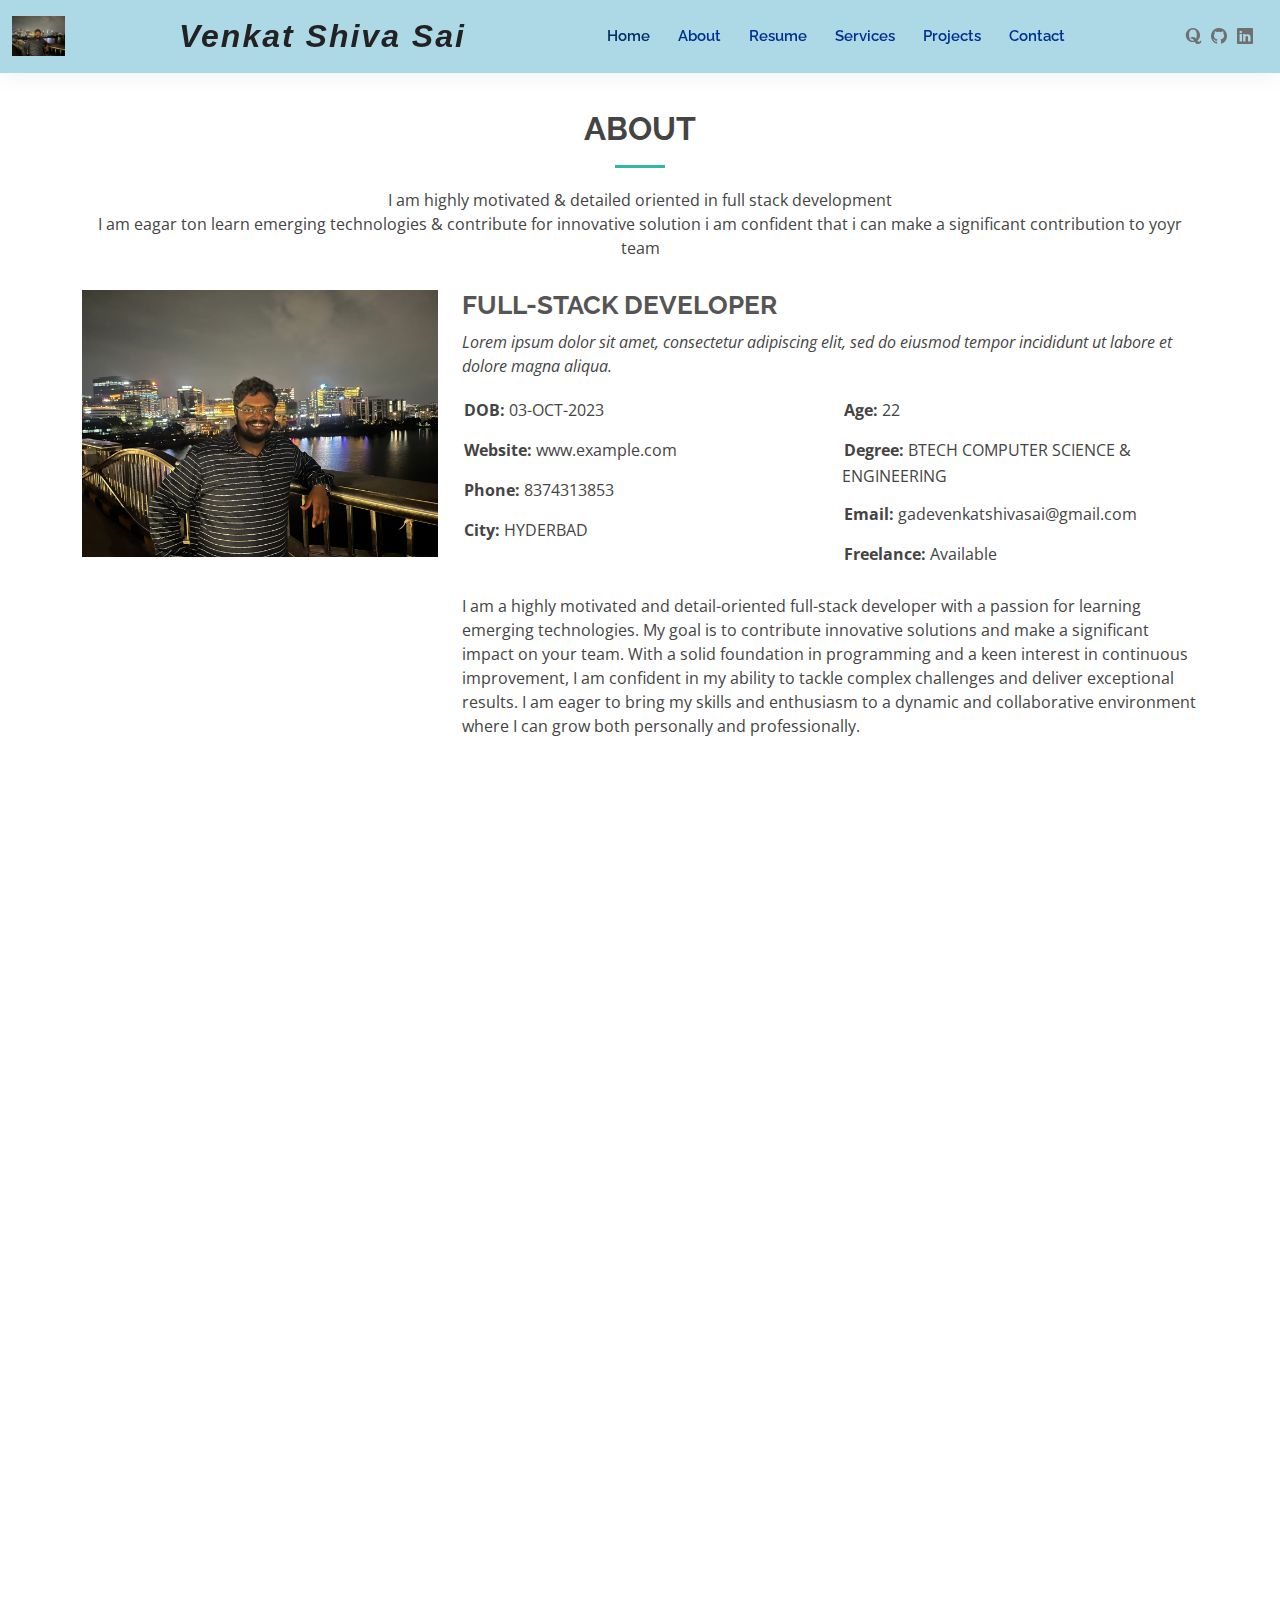
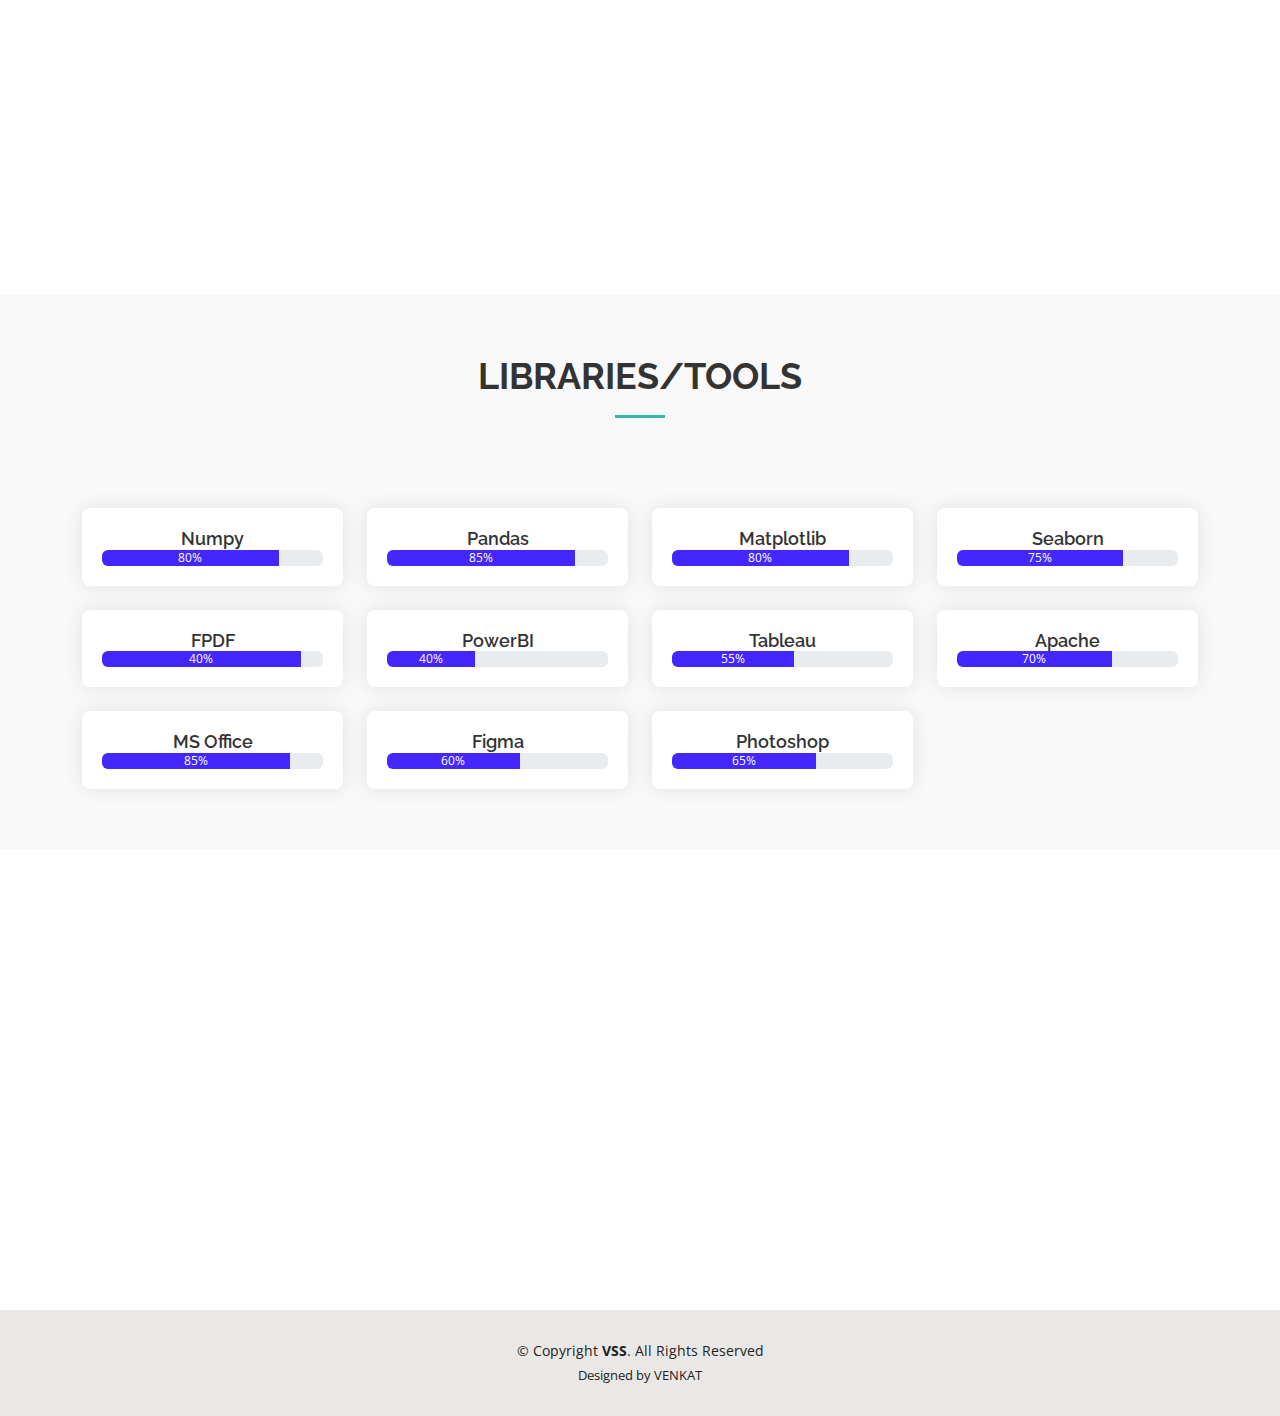
<file: about.html>
<!DOCTYPE html>
<html lang="en">

<head>
  <meta charset="utf-8">
  <meta content="width=device-width, initial-scale=1.0" name="viewport">

  <title>About - VENKAT </title>
  <meta content="" name="description">
  <meta content="" name="keywords">

  <!-- Favicons -->
  <link href="assets/img/favicon.png" rel="icon">
  <link href="assets/img/apple-touch-icon.png" rel="apple-touch-icon">

  <!-- Google Fonts -->
  <link href="https://fonts.googleapis.com/css?family=Open+Sans:300,300i,400,400i,600,600i,700,700i|Raleway:300,300i,400,400i,500,500i,600,600i,700,700i|Poppins:300,300i,400,400i,500,500i,600,600i,700,700i" rel="stylesheet">

  <!-- Vendor CSS Files -->
  <link href="assets/vendor/aos/aos.css" rel="stylesheet">
  <link href="assets/vendor/bootstrap/css/bootstrap.min.css" rel="stylesheet">
  <link href="assets/vendor/bootstrap-icons/bootstrap-icons.css" rel="stylesheet">
  <link href="assets/vendor/boxicons/css/boxicons.min.css" rel="stylesheet">
  <link href="assets/vendor/glightbox/css/glightbox.min.css" rel="stylesheet">
  <link href="assets/vendor/swiper/swiper-bundle.min.css" rel="stylesheet">

  <!-- Template Main CSS File -->
  <link href="assets/css/style.css" rel="stylesheet">

  
</head>

<body>

  <!-- ======= Header ======= -->
  <header id="header" class="fixed-top">
    <div class="container-fluid d-flex justify-content-between align-items-center">

      <a href="index.html" class="logo"><img src="assets/img/logo.jpg" alt="" class="img-fluid"></a>
      <h1 class="logo me-auto me-lg-0"><a href="index.html">Venkat Shiva Sai</a></h1>
      <!-- Uncomment below if you prefer to use an image logo -->
       
      <nav id="navbar" class="navbar order-last order-lg-0">
        <ul>
          <li><a class="active" href="index.html">Home</a></li>
          <li><a href="about.html">About</a></li>
          <li><a href="resume.html">Resume</a></li>
          <li><a href="services.html">Services</a></li>
          <li><a href="portfolio.html">Projects</a></li>
          <li><a href="contact.html">Contact</a></li>
        </ul>
        <i class="bi bi-list mobile-nav-toggle"></i>
      </nav><!-- .navbar -->

      <div class="header-social-links">
        <a href="#" class="quora"><i class="bi bi-quora"></i></a>
        <a href="https://github.com/gadevenkatshivasai" class="github"><i class="bi bi-github"></i></a>
        <a href="https://www.linkedin.com/in/venkat-shiva-sai-gade-865513242/" class="linkedin"><i class="bi bi-linkedin"></i></a>
      </div>

    </div>
  </header><!-- End Header -->

  <main id="main">

    <!-- ======= About Section ======= -->
    <section id="about" class="about">
      <div class="container" data-aos="fade-up">

        <div class="section-title">
          <h2>About</h2>
          <p>I am highly motivated & detailed oriented in full stack development</p>
          <p> I am eagar ton learn emerging technologies & contribute for innovative solution i am confident that i can make a significant contribution to yoyr team</p>
        </div>

        <div class="row">
          <div class="col-lg-4">
            <img src="assets/img/about.jpg" class="img-fluid" alt="">
          </div>
          <div class="col-lg-8 pt-4 pt-lg-0 content">
            <h3> FULL-STACK DEVELOPER</h3>
            <p class="fst-italic">
              Lorem ipsum dolor sit amet, consectetur adipiscing elit, sed do eiusmod tempor incididunt ut labore et dolore
              magna aliqua.
            </p>
            <div class="row">
              <div class="col-lg-6">
                <ul>
                  <li><i class="bi bi-rounded-right"></i> <strong>DOB:</strong> 03-OCT-2023</li>
                  <li><i class="bi bi-rounded-right"></i> <strong>Website:</strong> www.example.com</li>
                  <li><i class="bi bi-rounded-right"></i> <strong>Phone:</strong> 8374313853</li>
                  <li><i class="bi bi-rounded-right"></i> <strong>City:</strong> HYDERBAD</li>
                </ul>
              </div>
              <div class="col-lg-6">
                <ul>
                  <li><i class="bi bi-rounded-right"></i> <strong>Age:</strong> 22</li>
                  <li><i class="bi bi-rounded-right"></i> <strong>Degree:</strong> BTECH COMPUTER SCIENCE & ENGINEERING</li>
                  <li><i class="bi bi-rounded-right"></i> <strong>Email:</strong> gadevenkatshivasai@gmail.com</li>
                  <li><i class="bi bi-rounded-right"></i> <strong>Freelance:</strong> Available</li>
                </ul>
              </div>
            </div>
            <p>
              I am a highly motivated and detail-oriented full-stack developer with a passion for learning emerging technologies. My goal is to contribute innovative solutions and make a significant impact on your team. With a solid foundation in programming and a keen interest in continuous improvement, I am confident in my ability to tackle complex challenges and deliver exceptional results. I am eager to bring my skills and enthusiasm to a dynamic and collaborative environment where I can grow both personally and professionally.            </p>
          </div>
        </div>

      </div>
    </section><!-- End About Section -->

    <!-- ======= Skills Section ======= -->
  <section id="skills" class="skills">
    <div class="container" data-aos="fade-up">

      <div class="section-title">
        <h2>Skills</h2>
        <p>Here are my skills categorized for better understanding.</p>
      </div>

      <div class="row skills-content">

        <!-- Programming Languages -->
        <div class="col-lg-6">
          <h3>Programming Languages</h3>
          <div class="progress">
            <span class="skill">HTML <i class="val">95%</i></span>
            <div class="progress-bar-wrap">
              <div class="progress-bar" role="progressbar" aria-valuenow="95" aria-valuemin="0" aria-valuemax="100"></div>
            </div>
          </div>
          <div class="progress">
            <span class="skill">CSS <i class="val">95%</i></span>
            <div class="progress-bar-wrap">
              <div class="progress-bar" role="progressbar" aria-valuenow="95" aria-valuemin="0" aria-valuemax="100"></div>
            </div>
          </div>
          <div class="progress">
            <span class="skill">JavaScript <i class="val">85%</i></span>
            <div class="progress-bar-wrap">
              <div class="progress-bar" role="progressbar" aria-valuenow="85" aria-valuemin="0" aria-valuemax="100"></div>
            </div>
          </div>
          <div class="progress">
            <span class="skill">Python <i class="val">80%</i></span>
            <div class="progress-bar-wrap">
              <div class="progress-bar" role="progressbar" aria-valuenow="80" aria-valuemin="0" aria-valuemax="100"></div>
            </div>
          </div>
          <div class="progress">
            <span class="skill">Java <i class="val">70%</i></span>
            <div class="progress-bar-wrap">
              <div class="progress-bar" role="progressbar" aria-valuenow="70" aria-valuemin="0" aria-valuemax="100"></div>
            </div>
          </div>
          <div class="progress">
            <span class="skill">Node.js <i class="val">50%</i></span>
            <div class="progress-bar-wrap">
              <div class="progress-bar" role="progressbar" aria-valuenow="50" aria-valuemin="0" aria-valuemax="100"></div>
            </div>
          </div>
          <div class="progress">
            <span class="skill">C <i class="val">85%</i></span>
            <div class="progress-bar-wrap">
              <div class="progress-bar" role="progressbar" aria-valuenow="85" aria-valuemin="0" aria-valuemax="100"></div>
            </div>
          </div>
        </div>

        <!-- Web Development -->
        <div class="col-lg-6">
          <h3>Web Development</h3>
          <div class="progress">
            <span class="skill">PHP <i class="val">85%</i></span>
            <div class="progress-bar-wrap">
              <div class="progress-bar" role="progressbar" aria-valuenow="85" aria-valuemin="0" aria-valuemax="100"></div>
            </div>
          </div>
          <div class="progress">
            <span class="skill">MySQL <i class="val">90%</i></span>
            <div class="progress-bar-wrap">
              <div class="progress-bar" role="progressbar" aria-valuenow="90" aria-valuemin="0" aria-valuemax="100"></div>
            </div>
          </div>
          <div class="progress">
            <span class="skill">Bootstrap <i class="val">90%</i></span>
            <div class="progress-bar-wrap">
              <div class="progress-bar" role="progressbar" aria-valuenow="90" aria-valuemin="0" aria-valuemax="100"></div>
            </div>
          </div>
          <div class="progress">
            <span class="skill">UI Path Studio using RPA <i class="val">80%</i></span>
            <div class="progress-bar-wrap">
              <div class="progress-bar" role="progressbar" aria-valuenow="80" aria-valuemin="0" aria-valuemax="100"></div>
            </div>
          </div>
        </div>

        <!-- Data Science & Machine Learning -->
        <div class="col-lg-6">
          <h3>Data Science & Machine Learning</h3>
          <div class="progress">
            <span class="skill">Machine Learning with Deep Learning using Python <i class="val">65%</i></span>
            <div class="progress-bar-wrap">
              <div class="progress-bar" role="progressbar" aria-valuenow="65" aria-valuemin="0" aria-valuemax="100"></div>
            </div>
          </div>
        </div>

        <!-- Operating Systems -->
        <div class="col-lg-6">
          <h3>Operating Systems</h3>
          <div class="progress">
            <span class="skill">Windows <i class="val">95%</i></span>
            <div class="progress-bar-wrap">
              <div class="progress-bar" role="progressbar" aria-valuenow="95" aria-valuemin="0" aria-valuemax="100"></div>
            </div>
          </div>
          <div class="progress">
            <span class="skill">Linux <i class="val">80%</i></span>
            <div class="progress-bar-wrap">
              <div class="progress-bar" role="progressbar" aria-valuenow="80" aria-valuemin="0" aria-valuemax="100"></div>
            </div>
          </div>
          <div class="progress">
            <span class="skill">iOS <i class="val">30%</i></span>
            <div class="progress-bar-wrap">
              <div class="progress-bar" role="progressbar" aria-valuenow="30" aria-valuemin="0" aria-valuemax="100"></div>
            </div>
          </div>
        </div>

        <!-- Other Skills -->
        <div class="col-lg-6">
          <h3>Other Skills</h3>
          <div class="progress">
            <span class="skill">IOT <i class="val">80%</i></span>
            <div class="progress-bar-wrap">
              <div class="progress-bar" role="progressbar" aria-valuenow="80" aria-valuemin="0" aria-valuemax="100"></div>
            </div>
          </div>
          <div class="progress">
            <span class="skill">Kotlin <i class="val">30%</i></span>
            <div class="progress-bar-wrap">
              <div class="progress-bar" role="progressbar" aria-valuenow="30" aria-valuemin="0" aria-valuemax="100"></div>
            </div>
          </div>
        </div>

      </div>
    </div>
  </section><!-- End Skills Section -->
<!-- ======= Tools ======= -->
<section id="tools" class="tools">
  <div class="interests container">

    <div class="section-title">
      <h2>Libraries/Tools</h2>
    </div>

    <div class="row">
      <div class="col-lg-3 col-md-4">
        <div class="icon-box">
          <i class="ri-gradienter-line" style="color: #2986cc;"></i>
          <h3>Numpy</h3>
          <div class="progress">
            <div class="progress-bar" role="progressbar" style="width: 80%; background-color: #4427ff;" aria-valuenow="80" aria-valuemin="0" aria-valuemax="100">80%</div>
          </div>
        </div>
      </div>
      <div class="col-lg-3 col-md-4 mt-4 mt-md-0">
        <div class="icon-box">
          <i class="ri-gradienter-line" style="color: #2986cc;"></i>
          <h3>Pandas</h3>
          <div class="progress">
            <div class="progress-bar" role="progressbar" style="width: 85%; background-color: #4427ff;" aria-valuenow="85" aria-valuemin="0" aria-valuemax="100">85%</div>
          </div>
        </div>
      </div>
      <div class="col-lg-3 col-md-4 mt-4 mt-md-0">
        <div class="icon-box">
          <i class="ri-gradienter-line" style="color: #2986cc;"></i>
          <h3>Matplotlib</h3>
          <div class="progress">
            <div class="progress-bar" role="progressbar" style="width: 80%; background-color: #4427ff;" aria-valuenow="80" aria-valuemin="0" aria-valuemax="100">80%</div>
          </div>
        </div>
      </div>
      <div class="col-lg-3 col-md-4 mt-4 mt-lg-0">
        <div class="icon-box">
          <i class="ri-gradienter-line" style="color: #2986cc;"></i>
          <h3>Seaborn</h3>
          <div class="progress">
            <div class="progress-bar" role="progressbar" style="width: 75%; background-color: #4427ff;" aria-valuenow="75" aria-valuemin="0" aria-valuemax="100">75%</div>
          </div>
        </div>
      </div>
      <div class="col-lg-3 col-md-4 mt-4">
        <div class="icon-box">
          <i class="ri-gradienter-line" style="color: #2986cc;"></i>
          <h3>FPDF</h3>
          <div class="progress">
            <div class="progress-bar" role="progressbar" style="width: 90%; background-color: #4427ff;" aria-valuenow="90" aria-valuemin="0" aria-valuemax="100">40%</div>
          </div>
        </div>
      </div>
      <div class="col-lg-3 col-md-4 mt-4">
        <div class="icon-box">
          <i class="ri-gradienter-line" style="color: #2986cc;"></i>
          <h3>PowerBI</h3>
          <div class="progress">
            <div class="progress-bar" role="progressbar" style="width: 40%; background-color: #4427ff;" aria-valuenow="40" aria-valuemin="0" aria-valuemax="100">40%</div>
          </div>
        </div>
      </div>
      <div class="col-lg-3 col-md-4 mt-4">
        <div class="icon-box">
          <i class="ri-gradienter-line" style="color: #2986cc;"></i>
          <h3>Tableau</h3>
          <div class="progress">
            <div class="progress-bar" role="progressbar" style="width: 55%; background-color: #4427ff;" aria-valuenow="55" aria-valuemin="0" aria-valuemax="100">55%</div>
          </div>
        </div>
      </div>
      <div class="col-lg-3 col-md-4 mt-4">
        <div class="icon-box">
          <i class="ri-gradienter-line" style="color: #2986cc;"></i>
          <h3>Apache</h3>
          <div class="progress">
            <div class="progress-bar" role="progressbar" style="width: 70%; background-color: #4427ff;" aria-valuenow="70" aria-valuemin="0" aria-valuemax="100">70%</div>
          </div>
        </div>
      </div>
      <div class="col-lg-3 col-md-4 mt-4">
        <div class="icon-box">
          <i class="ri-gradienter-line" style="color: #2986cc;"></i>
          <h3>MS Office</h3>
          <div class="progress">
            <div class="progress-bar" role="progressbar" style="width: 85%; background-color: #4427ff;" aria-valuenow="85" aria-valuemin="0" aria-valuemax="100">85%</div>
          </div>
        </div>
      </div>
      <div class="col-lg-3 col-md-4 mt-4">
        <div class="icon-box">
          <i class="ri-gradienter-line" style="color: #2986cc;"></i>
          <h3>Figma</h3>
          <div class="progress">
            <div class="progress-bar" role="progressbar" style="width: 60%; background-color: #4427ff;" aria-valuenow="60" aria-valuemin="0" aria-valuemax="100">60%</div>
          </div>
        </div>
      </div>
      <div class="col-lg-3 col-md-4 mt-4">
        <div class="icon-box">
          <i class="ri-gradienter-line" style="color: #2986cc;"></i>
          <h3>Photoshop</h3>
          <div class="progress">
            <div class="progress-bar" role="progressbar" style="width: 65%; background-color: #4427ff;" aria-valuenow="65" aria-valuemin="0" aria-valuemax="100">65%</div>
          </div>
        </div>
      </div>
      
  </div>
</section><!-- End Tools -->

    <!-- ======= Facts Section ======= -->
    <section id="facts" class="facts">
      <div class="container" data-aos="fade-up">

        <div class="section-title">
          <h2> Facts</h2>
          <p>I have completed a certification course on Android Development by Internshala, focusing on building mobile applications using Android Studio and Java/Kotlin. I participated in the ISRO Start Programme Awareness Training on Space Science, gaining an in-depth understanding of key concepts, recent advancements, and applications in space technology. Additionally, I completed an introductory course on Front-End Development by Simplilearn, covering HTML, CSS, JavaScript, and various frameworks and libraries used for building responsive and interactive web pages. These certifications have significantly enhanced my technical knowledge and practical skills in these areas..</p>
        </div>

        <div class="row counters">

          <div class="col-lg-3 col-6 text-center">
            <span data-purecounter-start="0" data-purecounter-end="5" data-purecounter-duration="1" class="purecounter"></span>
            <p>PROJECTS</p>
          </div>

          <div class="col-lg-3 col-6 text-center">
            <span data-purecounter-start="0" data-purecounter-end="5" data-purecounter-duration="1" class="purecounter"></span>
            <p>ACHIEVEMENTS</p>
          </div>


        </div>

      </div>
    </section><!-- End Facts Section -->
          </div>
          <div class="swiper-pagination"></div>
        </div>

      </div>
    </section><!-- End Testimonials Section -->

  </main><!-- End #main -->

  <!-- ======= Footer ======= -->
  <footer id="footer">
    <div class="container">
      <div class="copyright">
        &copy; Copyright <strong><span>VSS</span></strong>. All Rights Reserved
      </div>
      <div class="credits">
        <!-- All the links in the footer should remain intact. -->
        <!-- You can delete the links only if you purchased the pro version. -->
        <!-- Licensing information: https://bootstrapmade.com/license/ -->
        <!-- Purchase the pro version with working PHP/AJAX contact form: https://bootstrapmade.com/kelly-free-bootstrap-cv-resume-html-template/ -->
        Designed by VENKAT</a>
      </div>
    </div>
  </footer><!-- End  Footer -->

  <div id="preloader"></div>
  <a href="#" class="back-to-top d-flex align-items-center justify-content-center"><i class="bi bi-arrow-up-short"></i></a>

  <!-- Vendor JS Files -->
  <script src="assets/vendor/purecounter/purecounter_vanilla.js"></script>
  <script src="assets/vendor/aos/aos.js"></script>
  <script src="assets/vendor/bootstrap/js/bootstrap.bundle.min.js"></script>
  <script src="assets/vendor/glightbox/js/glightbox.min.js"></script>
  <script src="assets/vendor/isotope-layout/isotope.pkgd.min.js"></script>
  <script src="assets/vendor/swiper/swiper-bundle.min.js"></script>
  <script src="assets/vendor/waypoints/noframework.waypoints.js"></script>
  <script src="assets/vendor/php-email-form/validate.js"></script>

  <!-- Template Main JS File -->
  <script src="assets/js/main.js"></script>

</body>

</html>
</file>
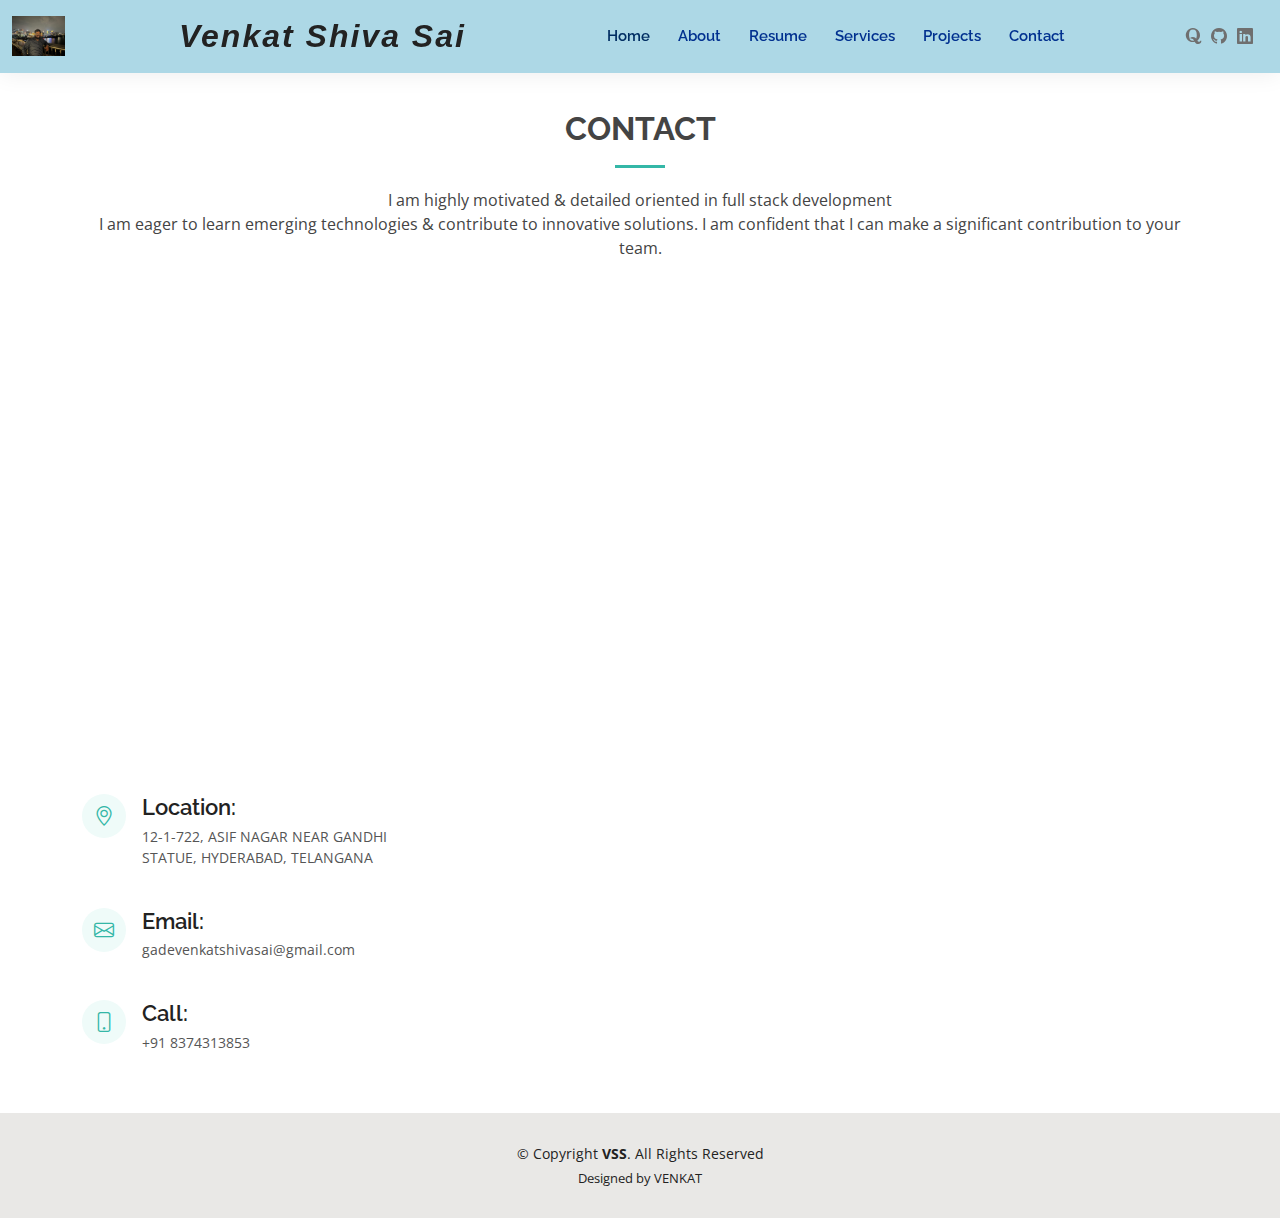
<file: contact.html>
<!DOCTYPE html>
<html lang="en">

<head>
  <meta charset="utf-8">
  <meta content="width=device-width, initial-scale=1.0" name="viewport">

  <title>Contact - VENKAT</title>
  <meta content="" name="description">
  <meta content="" name="keywords">

  <!-- Favicons -->
  <link href="assets/img/favicon.png" rel="icon">
  <link href="assets/img/apple-touch-icon.png" rel="apple-touch-icon">

  <!-- Google Fonts -->
  <link href="https://fonts.googleapis.com/css?family=Open+Sans:300,300i,400,400i,600,600i,700,700i|Raleway:300,300i,400,400i,500,500i,600,600i,700,700i|Poppins:300,300i,400,400i,500,500i,600,600i,700,700i" rel="stylesheet">

  <!-- Vendor CSS Files -->
  <link href="assets/vendor/aos/aos.css" rel="stylesheet">
  <link href="assets/vendor/bootstrap/css/bootstrap.min.css" rel="stylesheet">
  <link href="assets/vendor/bootstrap-icons/bootstrap-icons.css" rel="stylesheet">
  <link href="assets/vendor/boxicons/css/boxicons.min.css" rel="stylesheet">
  <link href="assets/vendor/glightbox/css/glightbox.min.css" rel="stylesheet">
  <link href="assets/vendor/swiper/swiper-bundle.min.css" rel="stylesheet">

  <!-- Template Main CSS File -->
  <link href="assets/css/style.css" rel="stylesheet">


</head>

<body>

  <!-- ======= Header ======= -->
  <header id="header" class="fixed-top">
    <div class="container-fluid d-flex justify-content-between align-items-center">

      <a href="index.html" class="logo"><img src="assets/img/logo.jpg" alt="" class="img-fluid"></a>
      <h1 class="logo me-auto me-lg-0"><a href="index.html">Venkat Shiva Sai</a></h1>
      <!-- Uncomment below if you prefer to use an image logo -->
      

      <nav id="navbar" class="navbar order-last order-lg-0">
        <ul>
          <li><a class="active" href="index.html">Home</a></li>
          <li><a href="about.html">About</a></li>
          <li><a href="resume.html">Resume</a></li>
          <li><a href="services.html">Services</a></li>
          <li><a href="portfolio.html">Projects</a></li>
          <li><a href="contact.html">Contact</a></li>
        </ul>
        <i class="bi bi-list mobile-nav-toggle"></i>
      </nav><!-- .navbar -->

      <div class="header-social-links">
        <a href="#" class="quora"><i class="bi bi-quora"></i></a>
        <a href="https://github.com/gadevenkatshivasai" class="github"><i class="bi bi-github"></i></a>
        <a href="https://www.linkedin.com/in/venkat-shiva-sai-gade-865513242/" class="linkedin"><i class="bi bi-linkedin"></i></a>
      </div>

    </div>
  </header><!-- End Header -->

  <main id="main">

<!-- ======= Contact Section ======= -->
<section id="contact" class="contact">
  <div class="container" data-aos="fade-up">

    <div class="section-title">
      <h2>Contact</h2>
      <p>I am highly motivated & detailed oriented in full stack development</p>
      <p>I am eager to learn emerging technologies & contribute to innovative solutions. I am confident that I can make a significant contribution to your team.</p>
    </div>
    <div>
      <iframe 
        src="https://www.google.com/maps/embed?pb=!1m18!1m12!1m3!1d3806.0470044309673!2d78.4489709!3d17.3887753!2m3!1f0!2f0!3f0!3m2!1i1024!2i768!4f13.1!3m3!1m2!1s0x3bcb970d24ddffb3%3A0xc9c26bc57b8beeb8!2s12-1-731%2FA%2C%20Kumhar%20Wadi%2C%20Asif%20Nagar%2C%20Hyderabad%2C%20Telangana%20500028!5e0!3m2!1sen!2sin!4v1627891234567!5m2!1sen!2sin" 
        width="600" 
        height="450" 
        style="border:0;" 
        allowfullscreen="" 
        loading="lazy">
      </iframe>
    </div>
    
    

    <div class="row mt-5">

      <div class="col-lg-4">
        <div class="info">
          <div class="address">
            <i class="bi bi-geo-alt"></i>
            <h4>Location:</h4>
            <p>12-1-722, ASIF NAGAR NEAR GANDHI STATUE, HYDERABAD, TELANGANA</p>
          </div>

          <div class="email">
            <i class="bi bi-envelope"></i>
            <h4>Email:</h4>
            <p>gadevenkatshivasai@gmail.com</p>
          </div>

          <div class="phone">
            <i class="bi bi-phone"></i>
            <h4>Call:</h4>
            <p>+91 8374313853</p>
          </div>

        </div>

      </div>

      <div class="col-lg-8 mt-5 mt-lg-0">

        
</section><!-- End Contact Section -->


  </main><!-- End #main -->

  <!-- ======= Footer ======= -->
  <footer id="footer">
    <div class="container">
      <div class="copyright">
        &copy; Copyright <strong><span>VSS</span></strong>. All Rights Reserved
      </div>
      <div class="credits">
        <!-- All the links in the footer should remain intact. -->
        <!-- You can delete the links only if you purchased the pro version. -->
        <!-- Licensing information: https://bootstrapmade.com/license/ -->
        <!-- Purchase the pro version with working PHP/AJAX contact form: https://bootstrapmade.com/kelly-free-bootstrap-cv-resume-html-template/ -->
        Designed by VENKAT</a>
      </div>
    </div>
  </footer><!-- End  Footer -->

  <div id="preloader"></div>
  <a href="#" class="back-to-top d-flex align-items-center justify-content-center"><i class="bi bi-arrow-up-short"></i></a>

  <!-- Vendor JS Files -->
  <script src="assets/vendor/purecounter/purecounter_vanilla.js"></script>
  <script src="assets/vendor/aos/aos.js"></script>
  <script src="assets/vendor/bootstrap/js/bootstrap.bundle.min.js"></script>
  <script src="assets/vendor/glightbox/js/glightbox.min.js"></script>
  <script src="assets/vendor/isotope-layout/isotope.pkgd.min.js"></script>
  <script src="assets/vendor/swiper/swiper-bundle.min.js"></script>
  <script src="assets/vendor/waypoints/noframework.waypoints.js"></script>
  <script src="assets/vendor/php-email-form/validate.js"></script>

  <!-- Template Main JS File -->
  <script src="assets/js/main.js"></script>

</body>

</html>
</file>
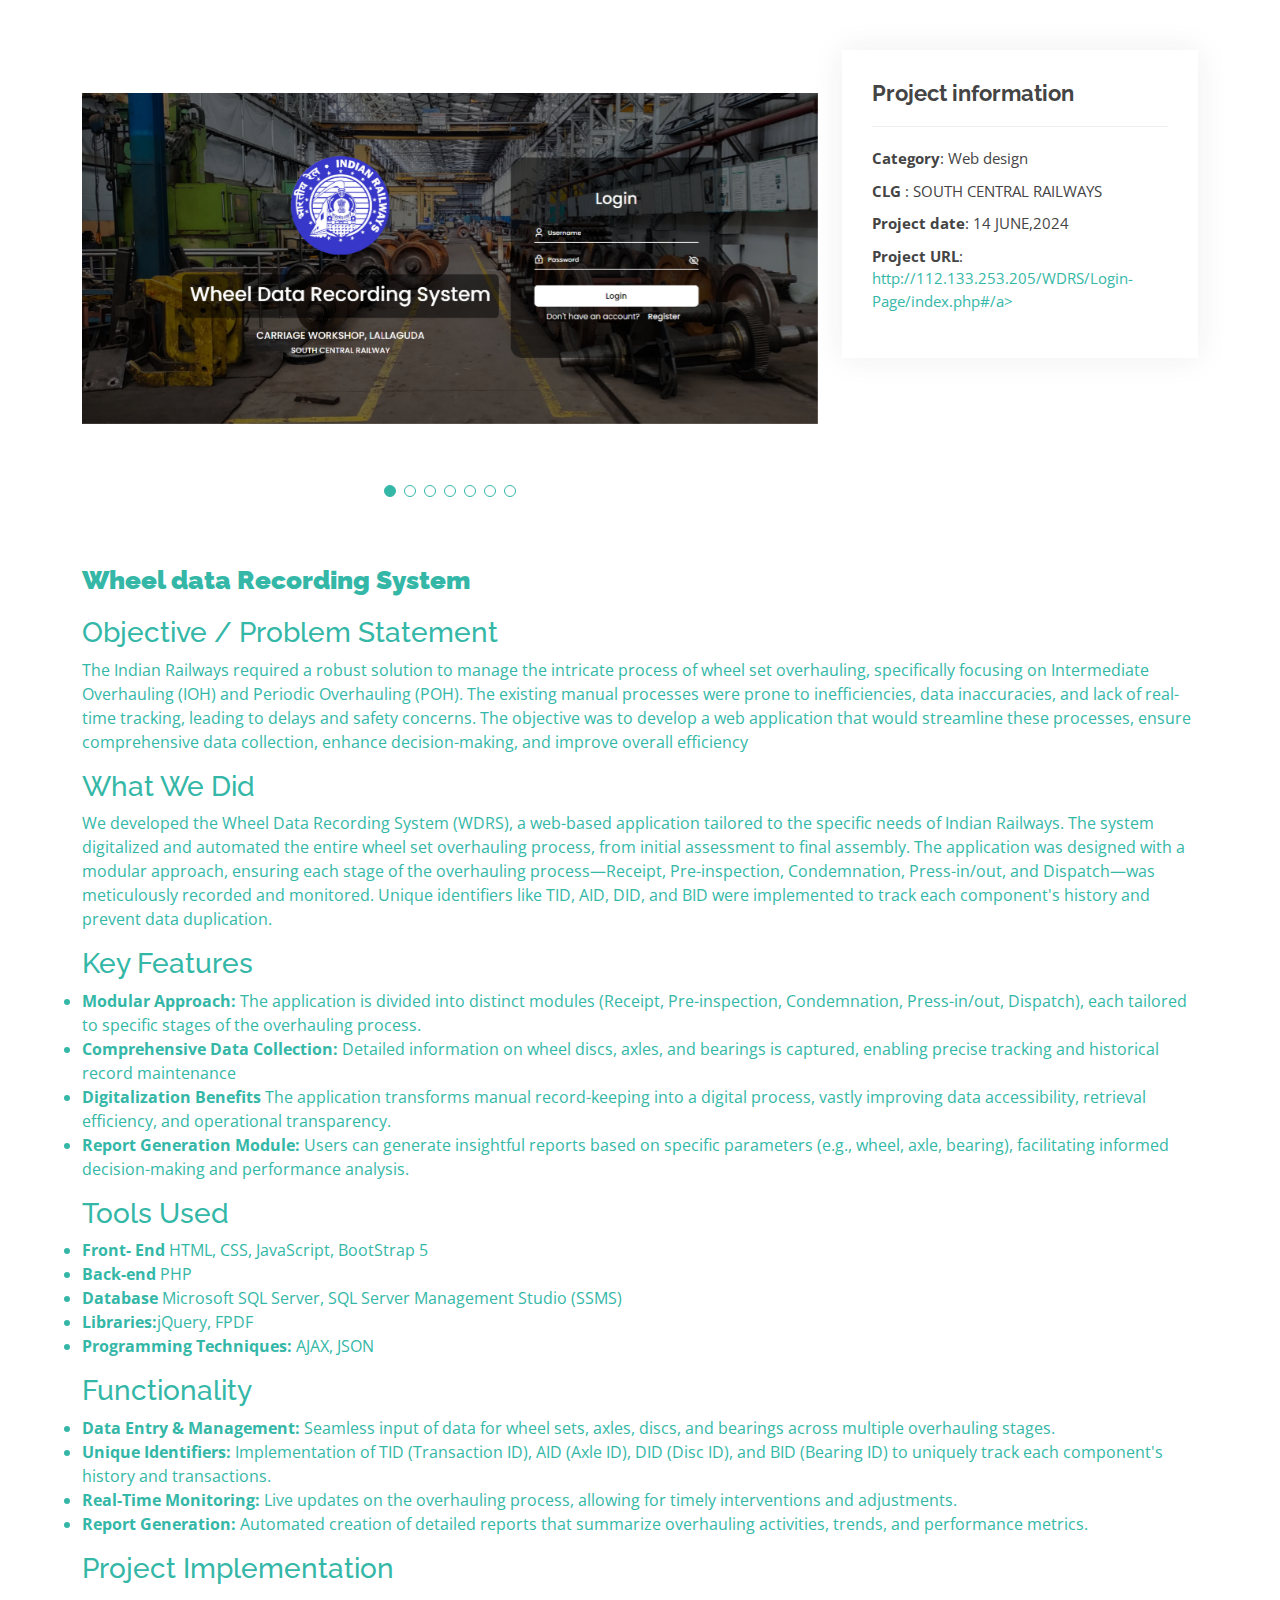
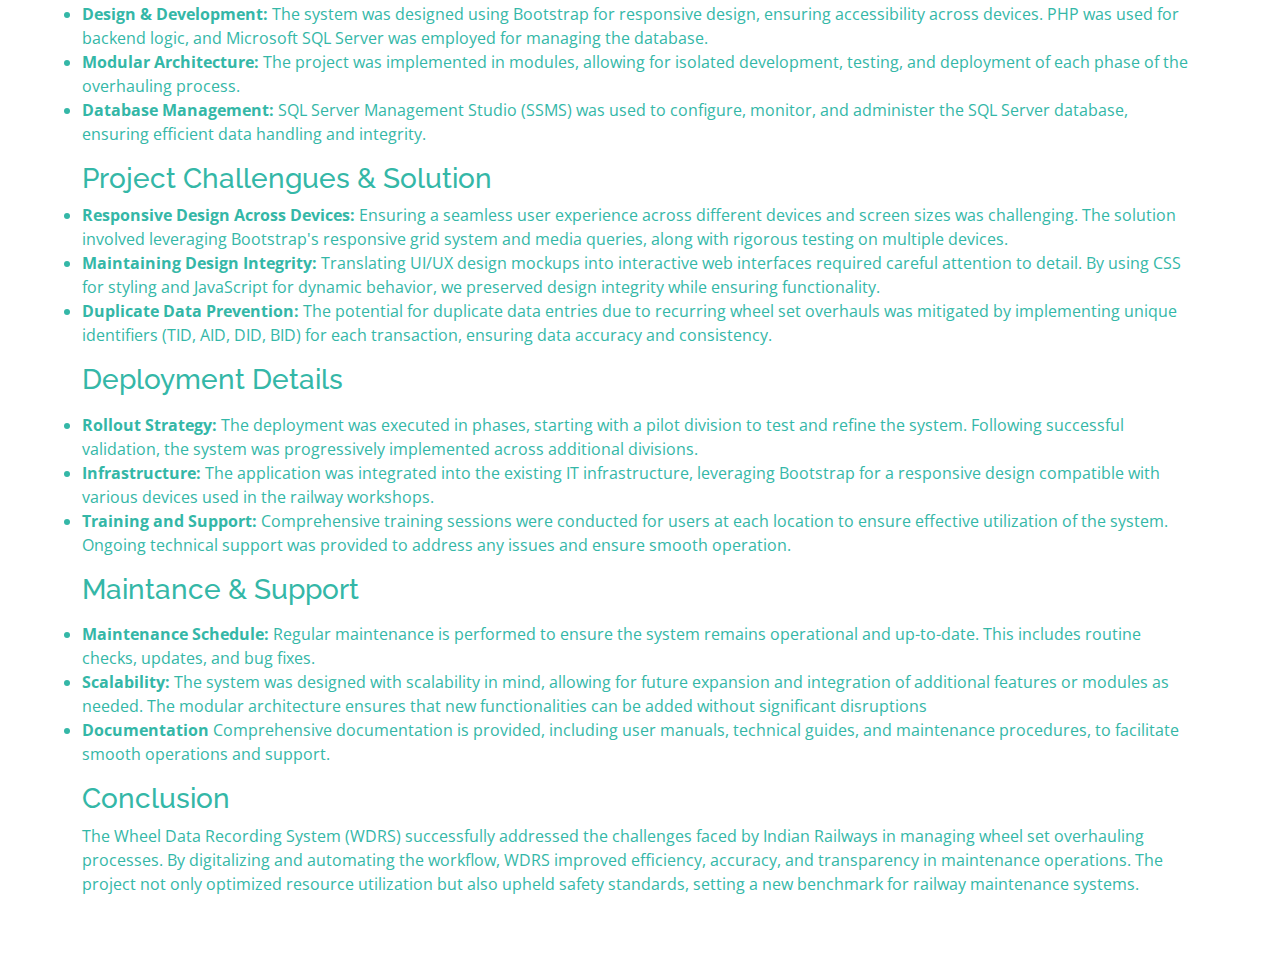
<file: portfolio-details.html>
<!DOCTYPE html>
<html lang="en">

<head>
  <meta charset="utf-8">
  <meta content="width=device-width, initial-scale=1.0" name="viewport">

  <title>Project Details - VENKAT </title>
  <meta content="" name="description">
  <meta content="" name="keywords">

  <!-- Favicons -->
  <link href="assets/img/favicon.png" rel="icon">
  <link href="assets/img/apple-touch-icon.png" rel="apple-touch-icon">

  <!-- Google Fonts -->
  <link href="https://fonts.googleapis.com/css?family=Open+Sans:300,300i,400,400i,600,600i,700,700i|Raleway:300,300i,400,400i,500,500i,600,600i,700,700i|Poppins:300,300i,400,400i,500,500i,600,600i,700,700i" rel="stylesheet">

  <!-- Vendor CSS Files -->
  <link href="assets/vendor/aos/aos.css" rel="stylesheet">
  <link href="assets/vendor/bootstrap/css/bootstrap.min.css" rel="stylesheet">
  <link href="assets/vendor/bootstrap-icons/bootstrap-icons.css" rel="stylesheet">
  <link href="assets/vendor/boxicons/css/boxicons.min.css" rel="stylesheet">
  <link href="assets/vendor/glightbox/css/glightbox.min.css" rel="stylesheet">
  <link href="assets/vendor/swiper/swiper-bundle.min.css" rel="stylesheet">

  <!-- Template Main CSS File -->
  <link href="assets/css/style.css" rel="stylesheet">

  
</head>

<body>

  <main id="main">

    <!-- ======= Portfolio Details Section ======= -->
    <section id="portfolio-details" class="portfolio-details">
      <div class="container">

        <div class="row gy-4">

          <div class="col-lg-8">
            <div class="portfolio-details-slider swiper">
              <div class="swiper-wrapper align-items-center">

                <div class="swiper-slide">
                  <img src="assets/img/portfolio/portfolio-1.png" alt="">
                </div>

                <div class="swiper-slide">
                  <img src="assets/img/portfolio/portfolio-30.png" alt="">
                </div>

                <div class="swiper-slide">
                  <img src="assets/img/portfolio/portfolio-31.png" alt="">
                </div>
                <div class="swiper-slide">
                  <img src="assets/img/portfolio/portfolio-32.png" alt="">
                </div>
                <div class="swiper-slide">
                  <img src="assets/img/portfolio/portfolio-33.png" alt="">
                </div>
                <div class="swiper-slide">
                  <img src="assets/img/portfolio/portfolio-35.png" alt="">
                </div>

                <div class="swiper-slide">
                  <img src="assets/img/portfolio/portfolio-34.png" alt="">
                </div>
              </div>
              <div class="swiper-pagination"></div>
            </div>
          </div>
          <div class="col-lg-4">
            <div class="portfolio-info">
              <h3>Project information</h3>
              <ul>
                <li><strong>Category</strong>: Web design</li>
                <li><strong>CLG </strong>: SOUTH CENTRAL RAILWAYS</li>
                <li><strong>Project date</strong>: 14 JUNE,2024</li>
                <li><strong>Project URL</strong>: <a href="#">http://112.133.253.205/WDRS/Login-Page/index.php#/a></li>
              </ul>
            </div>
                      </div>

          <div class="portfolio-description">
            <h2> <strong> Wheel data Recording System</strong></h2>
            <p>
             <h3> Objective / Problem Statement</h3>
The Indian Railways required a robust solution to manage the intricate process of wheel set overhauling, specifically focusing on Intermediate Overhauling (IOH) and Periodic Overhauling (POH). The existing manual processes were prone to inefficiencies, data inaccuracies, and lack of real-time tracking, leading to delays and safety concerns. The objective was to develop a web application that would streamline these processes, ensure comprehensive data collection, enhance decision-making, and improve overall efficiency
            </p>
            <h3>What We Did</h3>
            <p>
              We developed the Wheel Data Recording System (WDRS), a web-based application tailored to the specific needs of Indian Railways. The system digitalized and automated the entire wheel set overhauling process, from initial assessment to final assembly. The application was designed with a modular approach, ensuring each stage of the overhauling process—Receipt, Pre-inspection, Condemnation, Press-in/out, and Dispatch—was meticulously recorded and monitored. Unique identifiers like TID, AID, DID, and BID were implemented to track each component's history and prevent data duplication.
              
              </p>
              <h3>Key Features</h3>
              <li><strong>Modular Approach:</strong> The application is divided into distinct modules (Receipt, Pre-inspection, Condemnation, Press-in/out, Dispatch), each tailored to specific stages of the overhauling process.</li>
              <li><strong>Comprehensive Data Collection:</strong> Detailed information on wheel discs, axles, and bearings is captured, enabling precise tracking and historical record maintenance</li>
              <li><strong> Digitalization Benefits</strong> The application transforms manual record-keeping into a digital process, vastly improving data accessibility, retrieval efficiency, and operational transparency.</li>
              <li><strong> Report Generation Module:</strong> Users can generate insightful reports based on specific parameters (e.g., wheel, axle, bearing), facilitating informed decision-making and performance analysis.</li>
              <p>
                <h3>Tools Used</h3>
                <li><strong> Front- End</strong> HTML, CSS, JavaScript, BootStrap 5</li>
                <li><strong>Back-end</strong> PHP</li>
                <li><strong>Database</strong> Microsoft SQL Server, SQL Server Management Studio (SSMS)</li>
                <li><strong> Libraries:</strong>jQuery, FPDF</li>
                <li><strong> Programming Techniques:</strong> AJAX, JSON</li> 
                </p>
                <h3> Functionality</h3>
                <li><strong> Data Entry & Management:</strong> Seamless input of data for wheel sets, axles, discs, and bearings across multiple overhauling stages.</li>
                <li><strong> Unique Identifiers:</strong> Implementation of TID (Transaction ID), AID (Axle ID), DID (Disc ID), and BID (Bearing ID) to uniquely track each component's history and transactions.</li>
                <li><strong> Real-Time Monitoring: </strong> Live updates on the overhauling process, allowing for timely interventions and adjustments.</li>
                <li><strong> Report Generation:</strong> Automated creation of detailed reports that summarize overhauling activities, trends, and performance metrics.</li>
              </p>
              <h3> Project Implementation</h3>
              <p>
                <li><strong> Design & Development: </strong> The system was designed using Bootstrap for responsive design, ensuring accessibility across devices. PHP was used for backend logic, and Microsoft SQL Server was employed for managing the database.</li>
                <li><strong> Modular Architecture: </strong> The project was implemented in modules, allowing for isolated development, testing, and deployment of each phase of the overhauling process.</li>
                <li><strong> Database Management: </strong> SQL Server Management Studio (SSMS) was used to configure, monitor, and administer the SQL Server database, ensuring efficient data handling and integrity.</li>
              </p>
              <p>
                <h3> Project Challengues & Solution</h3>
                <li><strong> Responsive Design Across Devices: </strong> Ensuring a seamless user experience across different devices and screen sizes was challenging. The solution involved leveraging Bootstrap's responsive grid system and media queries, along with rigorous testing on multiple devices.
                </li>
                <li><strong> Maintaining Design Integrity:</strong>  Translating UI/UX design mockups into interactive web interfaces required careful attention to detail. By using CSS for styling and JavaScript for dynamic behavior, we preserved design integrity while ensuring functionality.</li>
                <li><strong> Duplicate Data Prevention:</strong> The potential for duplicate data entries due to recurring wheel set overhauls was mitigated by implementing unique identifiers (TID, AID, DID, BID) for each transaction, ensuring data accuracy and consistency.</li>
              </p>
              <h3>Deployment Details</h3>
              <p>
                <li><strong> Rollout Strategy:</strong> The deployment was executed in phases, starting with a pilot division to test and refine the system. Following successful validation, the system was progressively implemented across additional divisions.</li>
                <li><strong> Infrastructure:</strong> The application was integrated into the existing IT infrastructure, leveraging Bootstrap for a responsive design compatible with various devices used in the railway workshops.</li>
                <li><strong> Training and Support:</strong> Comprehensive training sessions were conducted for users at each location to ensure effective utilization of the system. Ongoing technical support was provided to address any issues and ensure smooth operation.</li>
              </p>
              <h3> Maintance & Support</h3>
              <p> 
                <li><strong> Maintenance Schedule:</strong> Regular maintenance is performed to ensure the system remains operational and up-to-date. This includes routine checks, updates, and bug fixes.</li>
                <li><strong> Scalability: </strong> The system was designed with scalability in mind, allowing for future expansion and integration of additional features or modules as needed. The modular architecture ensures that new functionalities can be added without significant disruptions </li>
                <li><strong> Documentation</strong> Comprehensive documentation is provided, including user manuals, technical guides, and maintenance procedures, to facilitate smooth operations and support.

                </li>
              </p>
              <h3> Conclusion</h3>
              <p>The Wheel Data Recording System (WDRS) successfully addressed the challenges faced by Indian Railways in managing wheel set overhauling processes. By digitalizing and automating the workflow, WDRS improved efficiency, accuracy, and transparency in maintenance operations. The project not only optimized resource utilization but also upheld safety standards, setting a new benchmark for railway maintenance systems.</p>


          </div>


          
        </div>

      </div>
    </section><!-- End Portfolio Details Section -->

  </main><!-- End #main -->

  <div id="preloader"></div>
  <a href="#" class="back-to-top d-flex align-items-center justify-content-center"><i class="bi bi-arrow-up-short"></i></a>

  <!-- Vendor JS Files -->
  <script src="assets/vendor/purecounter/purecounter_vanilla.js"></script>
  <script src="assets/vendor/aos/aos.js"></script>
  <script src="assets/vendor/bootstrap/js/bootstrap.bundle.min.js"></script>
  <script src="assets/vendor/glightbox/js/glightbox.min.js"></script>
  <script src="assets/vendor/isotope-layout/isotope.pkgd.min.js"></script>
  <script src="assets/vendor/swiper/swiper-bundle.min.js"></script>
  <script src="assets/vendor/waypoints/noframework.waypoints.js"></script>
  <script src="assets/vendor/php-email-form/validate.js"></script>

  <!-- Template Main JS File -->
  <script src="assets/js/main.js"></script>

</body>

</html>
</file>
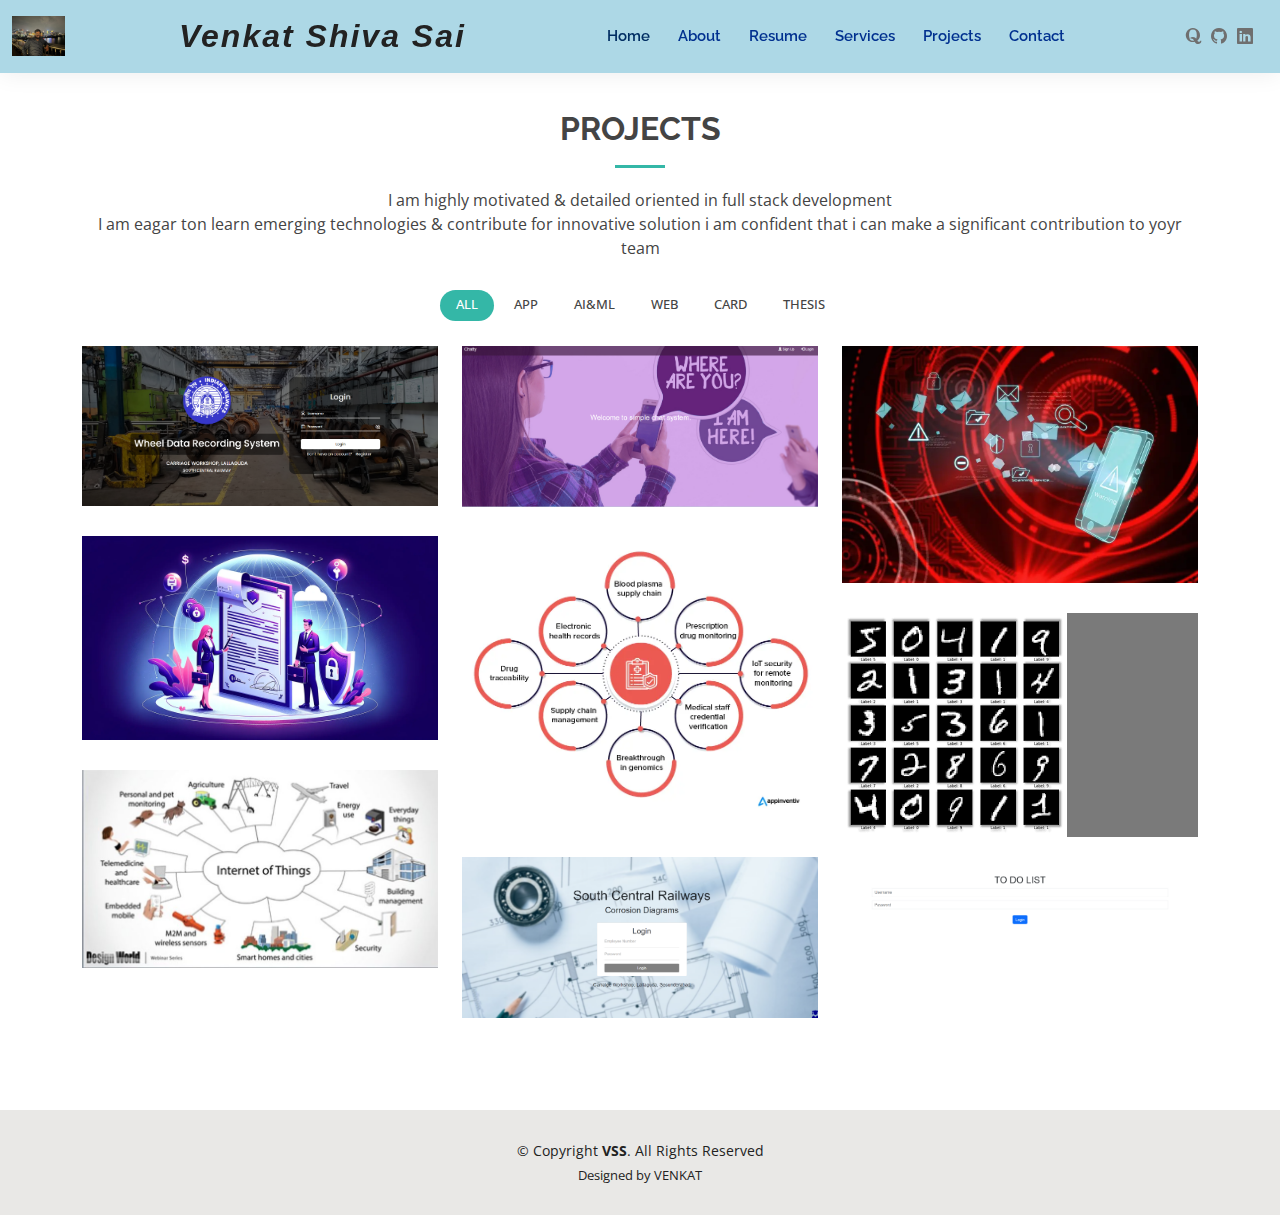
<file: portfolio.html>
<!DOCTYPE html>
<html lang="en">

<head>
  <meta charset="utf-8">
  <meta content="width=device-width, initial-scale=1.0" name="viewport">

  <title>PROJECTS - VENKAT</title>
  <meta content="" name="description">
  <meta content="" name="keywords">

  <!-- Favicons -->
  <link href="assets/img/favicon.png" rel="icon">
  <link href="assets/img/apple-touch-icon.png" rel="apple-touch-icon">

  <!-- Google Fonts -->
  <link href="https://fonts.googleapis.com/css?family=Open+Sans:300,300i,400,400i,600,600i,700,700i|Raleway:300,300i,400,400i,500,500i,600,600i,700,700i|Poppins:300,300i,400,400i,500,500i,600,600i,700,700i" rel="stylesheet">

  <!-- Vendor CSS Files -->
  <link href="assets/vendor/aos/aos.css" rel="stylesheet">
  <link href="assets/vendor/bootstrap/css/bootstrap.min.css" rel="stylesheet">
  <link href="assets/vendor/bootstrap-icons/bootstrap-icons.css" rel="stylesheet">
  <link href="assets/vendor/boxicons/css/boxicons.min.css" rel="stylesheet">
  <link href="assets/vendor/glightbox/css/glightbox.min.css" rel="stylesheet">
  <link href="assets/vendor/swiper/swiper-bundle.min.css" rel="stylesheet">

  <!-- Template Main CSS File -->
  <link href="assets/css/style.css" rel="stylesheet">

</head>

<body>

  <!-- ======= Header ======= -->
  <header id="header" class="fixed-top">
    <div class="container-fluid d-flex justify-content-between align-items-center">

      <a href="index.html" class="logo"><img src="assets/img/logo.jpg" alt="" class="img-fluid"></a>
      <h1 class="logo me-auto me-lg-0"><a href="index.html">Venkat Shiva Sai</a></h1>
      <!-- Uncomment below if you prefer to use an image logo -->
      

      <nav id="navbar" class="navbar order-last order-lg-0">
        <ul>
          <li><a class="active" href="index.html">Home</a></li>
          <li><a href="about.html">About</a></li>
          <li><a href="resume.html">Resume</a></li>
          <li><a href="services.html">Services</a></li>
          <li><a href="portfolio.html">Projects</a></li>
          <li><a href="contact.html">Contact</a></li>
        </ul>
        <i class="bi bi-list mobile-nav-toggle"></i>
      </nav><!-- .navbar -->

      <div class="header-social-links">
        <a href="#" class="quora"><i class="bi bi-quora"></i></a>
        <a href="https://github.com/gadevenkatshivasai" class="github"><i class="bi bi-github"></i></a>
        <a href="https://www.linkedin.com/in/venkat-shiva-sai-gade-865513242/" class="linkedin"><i class="bi bi-linkedin"></i></a>
      </div>

    </div>
  </header><!-- End Header -->

  <main id="main">

    <!-- ======= Portfolio Section ======= -->
    <section id="portfolio" class="portfolio">
      <div class="container" data-aos="fade-up">

        <div class="section-title">
          <h2>PROJECTS</h2>
          <p>I am highly motivated & detailed oriented in full stack development</p>
          <p> I am eagar ton learn emerging technologies & contribute for innovative solution i am confident that i can make a significant contribution to yoyr team</p>
        </div>

        <div class="row" data-aos="fade-up" data-aos-delay="100">
          <div class="col-lg-12 d-flex justify-content-center">
            <ul id="portfolio-flters">
              <li data-filter="*" class="filter-active">All</li>
              <li data-filter=".filter-app">App</li>
              <li data-filter=".filter-AI-ML">AI&ML</li>
              <li data-filter=".filter-web">Web</li>
              <li data-filter=".filter-card">Card</li>
              <li data-filter=".filter-Thesis">Thesis</li>
            </ul>
          </div>
        </div>

        <div class="row portfolio-container" data-aos="fade-up" data-aos-delay="200">

          <div class="col-lg-4 col-md-6 portfolio-item filter-web">
            <div class="portfolio-wrap">
              <img src="assets/img/portfolio/portfolio-1.png" class="img-fluid" alt="">
              <div class="portfolio-info">
                <h4>WDRS</h4>
                <p></p>
                <div class="portfolio-links">
                  <a href="assets/img/portfolio/portfolio-1.png" data-gallery="portfolioGallery" class="portfolio-lightbox" title="App 1"><i class="bx bx-plus"></i></a>
                  <a href="portfolio-details.html" class="portfolio-details-lightbox" data-glightbox="type: external" title="Portfolio Details"><i class="bx bx-link"></i></a>
                  <a href="https://github.com/gadevenkatshivasai" target="_blank" title="GitHub Repository"><i class="bx bxl-github"></i></a>
                </div>
              </div>
            </div>
          </div>

          <div class="col-lg-4 col-md-6 portfolio-item filter-web">
            <div class="portfolio-wrap">
              <img src="assets/img/portfolio/portfolio-2.png" class="img-fluid" alt="">
              <div class="portfolio-info">
                <h4>CHATTY</h4>
                <p></p>
                <div class="portfolio-links">
                  <a href="assets/img/portfolio/portfolio-2.png" data-gallery="portfolioGallery" class="portfolio-lightbox" title="Web 3"><i class="bx bx-plus"></i></a>
                  <a href="portfolio_details1.html" class="portfolio-details-lightbox" data-glightbox="type: external" title="Portfolio Details"><i class="bx bx-link"></i></a>
                  <a href="https://github.com/gadevenkatshivasai" target="_blank" title="GitHub Repository"><i class="bx bxl-github"></i></a>

                </div>
              </div>
            </div>
          </div>

          <div class="col-lg-4 col-md-6 portfolio-item filter-AI-ML">
            <div class="portfolio-wrap">
              <img src="assets/img/portfolio/portfolio-3.jpg" class="img-fluid" alt="">
              <div class="portfolio-info">
                <h4>CTD</h4>
                <p></p>
                <div class="portfolio-links">
                  <a href="assets/img/portfolio/portfolio-3.jpg" data-gallery="portfolioGallery" class="portfolio-lightbox" title="App 2"><i class="bx bx-plus"></i></a>
                  <a href="portfolio_details2.html" class="portfolio-details-lightbox" data-glightbox="type: external" title="Portfolio Details"><i class="bx bx-link"></i></a>
                  <a href="https://github.com/gadevenkatshivasai" target="_blank" title="GitHub Repository"><i class="bx bxl-github"></i></a>

                </div>
              </div>
            </div>
          </div>

          <div class="col-lg-4 col-md-6 portfolio-item filter-card">
            <div class="portfolio-wrap">
              <img src="assets/img/portfolio/portfolio-4.jpg" class="img-fluid" alt="">
              <div class="portfolio-info">
                <h4>CERTIFICATIONS</h4>
                <p></p>
                <div class="portfolio-links">
                  <a href="assets/img/portfolio/portfolio-4.jpg" data-gallery="portfolioGallery" class="portfolio-lightbox" title="Card 2"><i class="bx bx-plus"></i></a>
                  <a href="portfolio_details3.html" class="portfolio-details-lightbox" data-glightbox="type: external" title="Portfolio Details"><i class="bx bx-link"></i></a>
                </div>
              </div>
            </div>
          </div>

          <div class="col-lg-4 col-md-6 portfolio-item filter-Thesis">
            <div class="portfolio-wrap">
              <img src="assets/img/portfolio/portfolio-5.jpg" class="img-fluid" alt="">
              <div class="portfolio-info">
                <h4>BC -HEALTHCARE</h4>
                <p></p>
                <div class="portfolio-links">
                  <a href="assets/img/portfolio/portfolio-5.jpg" data-gallery="portfolioGallery" class="portfolio-lightbox" title="Web 2"><i class="bx bx-plus"></i></a>
                  <a href="portfolio_details4.html" class="portfolio-details-lightbox" data-glightbox="type: external" title="Portfolio Details"><i class="bx bx-link"></i></a>
                </div>
              </div>
            </div>
          </div>

          <div class="col-lg-4 col-md-6 portfolio-item filter-AI-ML">
            <div class="portfolio-wrap">
              <img src="assets/img/portfolio/portfolio-38.png" class="img-fluid" alt="">
              <div class="portfolio-info">
                <h4>HDC</h4>
                <p> </p>
                <div class="portfolio-links">
                  <a href="assets/img/portfolio/portfolio-38.png" data-gallery="portfolioGallery" class="portfolio-lightbox" title="Web 3"><i class="bx bx-plus"></i></a>
                  <a href="portfolio_details8.html" class="portfolio-details-lightbox" data-glightbox="type: external" title="Portfolio Details"><i class="bx bx-link"></i></a>
                  <a href="https://github.com/gadevenkatshivasai" target="_blank" title="GitHub Repository"><i class="bx bxl-github"></i></a>

                </div>
              </div>
            </div>
          </div>


          


          <div class="col-lg-4 col-md-6 portfolio-item filter-Thesis">
            <div class="portfolio-wrap">
              <img src="assets/img/portfolio/portfolio-6.jpg" class="img-fluid" alt="">
              <div class="portfolio-info">
                <h4>IOT & CTP</h4>
                <p></p>
                <div class="portfolio-links">
                  <a href="assets/img/portfolio/portfolio-6.jpg" data-gallery="portfolioGallery" class="portfolio-lightbox" title="App 3"><i class="bx bx-plus"></i></a>
                  <a href="portfolio_details5.html" class="portfolio-details-lightbox" data-glightbox="type: external" title="Portfolio Details"><i class="bx bx-link"></i></a>
                </div>
              </div>
            </div>
          </div>

          <div class="col-lg-4 col-md-6 portfolio-item filter-web">
            <div class="portfolio-wrap">
              <img src="assets/img/portfolio/portfolio-7.png" class="img-fluid" alt="">
              <div class="portfolio-info">
                <h4>CORRISION</h4>
                <p></p>
                <div class="portfolio-links">
                  <a href="assets/img/portfolio/portfolio-7.png" data-gallery="portfolioGallery" class="portfolio-lightbox" title="Card 1"><i class="bx bx-plus"></i></a>
                  <a href="portfolio_details6.html" class="portfolio-details-lightbox" data-glightbox="type: external" title="Portfolio Details"><i class="bx bx-link"></i></a>
                  <a href="https://github.com/gadevenkatshivasai" target="_blank" title="GitHub Repository"><i class="bx bxl-github"></i></a>

                </div>
              </div>
            </div>
          </div>
          <div class="col-lg-4 col-md-6 portfolio-item filter-web">
            <div class="portfolio-wrap">
              <img src="assets/img/portfolio/portfolio-8.png" class="img-fluid" alt="">
              <div class="portfolio-info">
                <h4>TO DO LIST</h4>
                <p></p>
                <div class="portfolio-links">
                  <a href="assets/img/portfolio/portfolio-2.png" data-gallery="portfolioGallery" class="portfolio-lightbox" title="New Project"><i class="bx bx-plus"></i></a>
                  <a href="portfolio_details7.html" class="portfolio-details-lightbox" data-glightbox="type: external" title="Portfolio Details"><i class="bx bx-link"></i></a>
                  <a href="https://github.com/gadevenkatshivasai" target="_blank" title="GitHub Repository"><i class="bx bxl-github"></i></a>
                </div>
              </div>
            </div>
          </div>
          
          

          

      
          

        </div>

      </div>
    </section><!-- End Portfolio Section -->

  </main><!-- End #main -->

  <!-- ======= Footer ======= -->
  <footer id="footer">
    <div class="container">
      <div class="copyright">
        &copy; Copyright <strong><span>VSS</span></strong>. All Rights Reserved
      </div>
      <div class="credits">
        <!-- All the links in the footer should remain intact. -->
        <!-- You can delete the links only if you purchased the pro version. -->
        <!-- Licensing information: https://bootstrapmade.com/license/ -->
        <!-- Purchase the pro version with working PHP/AJAX contact form: https://bootstrapmade.com/kelly-free-bootstrap-cv-resume-html-template/ -->
        Designed by VENKAT</a>
      </div>
    </div>
  </footer><!-- End  Footer -->

  <div id="preloader"></div>
  <a href="#" class="back-to-top d-flex align-items-center justify-content-center"><i class="bi bi-arrow-up-short"></i></a>

  <!-- Vendor JS Files -->
  <script src="assets/vendor/purecounter/purecounter_vanilla.js"></script>
  <script src="assets/vendor/aos/aos.js"></script>
  <script src="assets/vendor/bootstrap/js/bootstrap.bundle.min.js"></script>
  <script src="assets/vendor/glightbox/js/glightbox.min.js"></script>
  <script src="assets/vendor/isotope-layout/isotope.pkgd.min.js"></script>
  <script src="assets/vendor/swiper/swiper-bundle.min.js"></script>
  <script src="assets/vendor/waypoints/noframework.waypoints.js"></script>
  <script src="assets/vendor/php-email-form/validate.js"></script>

  <!-- Template Main JS File -->
  <script src="assets/js/main.js"></script>

</body>

</html>
</file>
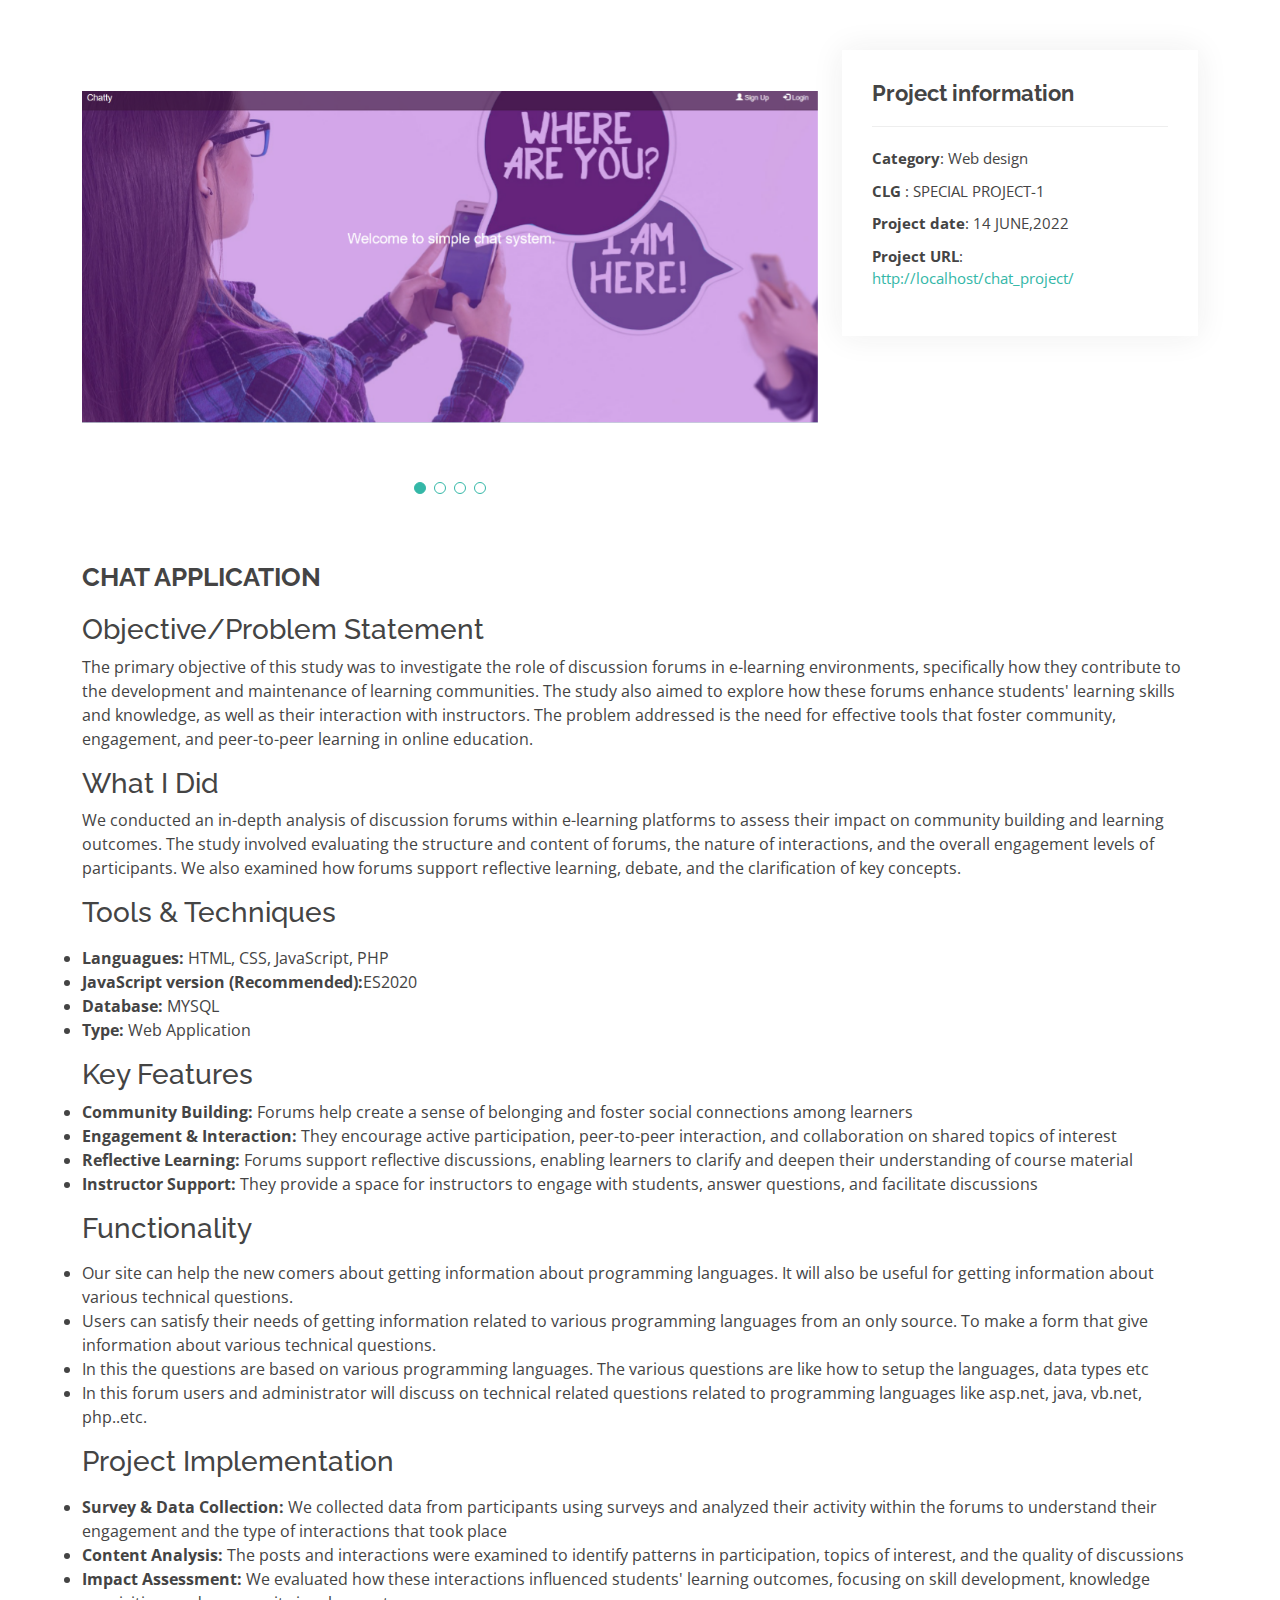
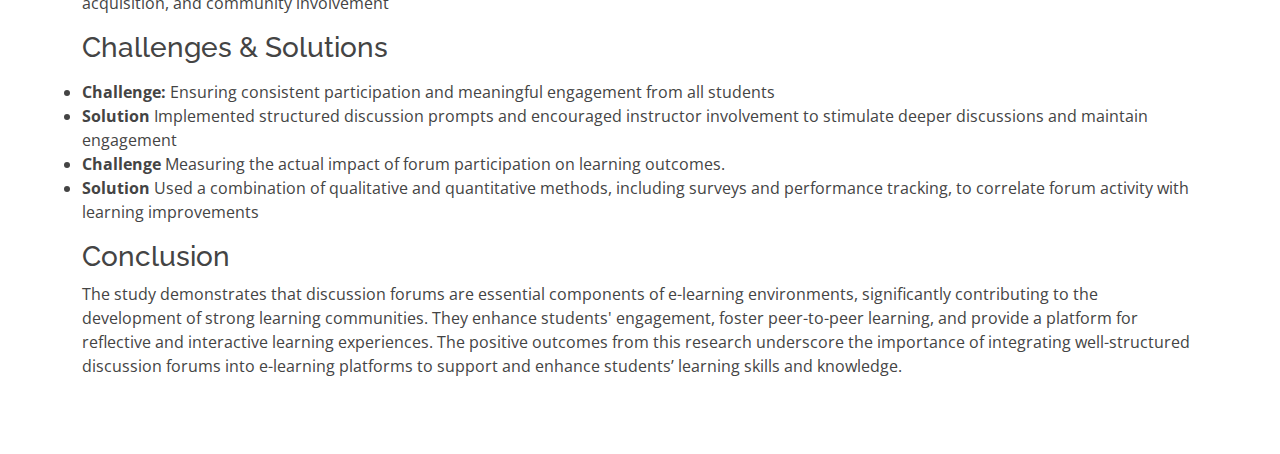
<file: portfolio_details1.html>
<!DOCTYPE html>
<html lang="en">

<head>
  <meta charset="utf-8">
  <meta content="width=device-width, initial-scale=1.0" name="viewport">

  <title>Project Details - VENKAT </title>
  <meta content="" name="description">
  <meta content="" name="keywords">

  <!-- Favicons -->
  <link href="assets/img/favicon.png" rel="icon">
  <link href="assets/img/apple-touch-icon.png" rel="apple-touch-icon">

  <!-- Google Fonts -->
  <link href="https://fonts.googleapis.com/css?family=Open+Sans:300,300i,400,400i,600,600i,700,700i|Raleway:300,300i,400,400i,500,500i,600,600i,700,700i|Poppins:300,300i,400,400i,500,500i,600,600i,700,700i" rel="stylesheet">

  <!-- Vendor CSS Files -->
  <link href="assets/vendor/aos/aos.css" rel="stylesheet">
  <link href="assets/vendor/bootstrap/css/bootstrap.min.css" rel="stylesheet">
  <link href="assets/vendor/bootstrap-icons/bootstrap-icons.css" rel="stylesheet">
  <link href="assets/vendor/boxicons/css/boxicons.min.css" rel="stylesheet">
  <link href="assets/vendor/glightbox/css/glightbox.min.css" rel="stylesheet">
  <link href="assets/vendor/swiper/swiper-bundle.min.css" rel="stylesheet">

  <!-- Template Main CSS File -->
  <link href="assets/css/style.css" rel="stylesheet">

  
</head>

<body>

  <main id="main">

    <!-- ======= Portfolio Details Section ======= -->
    <section id="portfolio-details" class="portfolio-details">
      <div class="container">

        <div class="row gy-4">

          <div class="col-lg-8">
            <div class="portfolio-details-slider swiper">
              <div class="swiper-wrapper align-items-center">

                <div class="swiper-slide">
                  <img src="assets/img/portfolio/portfolio-2.png" alt="">
                </div>

                <div class="swiper-slide">
                  <img src="assets/img/portfolio/portfolio-15.png" alt="">
                </div>

                <div class="swiper-slide">
                  <img src="assets/img/portfolio/portfolio-16.png" alt="">
                </div>

                <div class="swiper-slide">
                  <img src="assets/img/portfolio/portfolio-17.png" alt="">
                </div>
              </div>
              <div class="swiper-pagination"></div>
            </div>
          </div>
          <div class="col-lg-4">
            <div class="portfolio-info">
              <h3>Project information</h3>
              <ul>
                <li><strong>Category</strong>: Web design</li>
                <li><strong>CLG </strong>: SPECIAL PROJECT-1</li>
                <li><strong>Project date</strong>: 14 JUNE,2022</li>
                <li><strong>Project URL</strong>: <a href="#">http://localhost/chat_project/</a></li>
              </ul>
            </div>
                      </div>

          <div class="portfolio-description">
            <h2>CHAT APPLICATION</h2>
            <p>
              <h3> Objective/Problem Statement</h3>
            <p> 
              The primary objective of this study was to investigate the role of discussion forums in e-learning environments, specifically how they contribute to the development and maintenance of learning communities. The study also aimed to explore how these forums enhance students' learning skills and knowledge, as well as their interaction with instructors. The problem addressed is the need for effective tools that foster community, engagement, and peer-to-peer learning in online education.
            </p>            </p>
            <h3> What I Did</h3>
            <p> We conducted an in-depth analysis of discussion forums within e-learning platforms to assess their impact on community building and learning outcomes. The study involved evaluating the structure and content of forums, the nature of interactions, and the overall engagement levels of participants. We also examined how forums support reflective learning, debate, and the clarification of key concepts.

            </p>
            <h3>Tools & Techniques</h3>
            <p> 
              <li><strong> Languagues:</strong> HTML, CSS, JavaScript, PHP</li>
              <li><strong> JavaScript version (Recommended):</strong>ES2020 </li>
              <li><strong> Database:</strong> MYSQL</li>
              <li><strong> Type:</strong> Web Application</li>
            </p>
            <h3> Key Features</h3>
            <li><strong> Community Building:</strong> Forums help create a sense of belonging and foster social connections among learners</li>
            <li><strong> Engagement & Interaction:</strong> They encourage active participation, peer-to-peer interaction, and collaboration on shared topics of interest</li>
            <li><strong> Reflective Learning:</strong> Forums support reflective discussions, enabling learners to clarify and deepen their understanding of course material</li>
            <li><strong> Instructor Support:</strong> They provide a space for instructors to engage with students, answer questions, and facilitate discussions</li>
          </p>
          <h3> Functionality</h3>
          <p>
            <li> Our site can help the new comers about getting information about programming languages. It
              will also be useful for getting information about various technical questions.</li>
              <li> Users can satisfy their needs of getting information related to various programming
                languages from an only source. To make a form that give information about various
                technical questions.</li>
                <li> In this the questions are based on various programming languages. The various questions are
                  like how to setup the languages, data types etc</li>
                  <li> In this forum users and administrator will discuss on technical related questions related to
                    programming languages like asp.net, java, vb.net, php..etc.</li>
          </p>
          <h3> Project Implementation </h3>
          <p>
            <li><strong> Survey & Data Collection:</strong> We collected data from participants using surveys and analyzed their activity within the forums to understand their engagement and the type of interactions that took place</li>
            <li><strong> Content Analysis:</strong> The posts and interactions were examined to identify patterns in participation, topics of interest, and the quality of discussions</li>
            <li><strong> Impact Assessment:</strong> We evaluated how these interactions influenced students' learning outcomes, focusing on skill development, knowledge acquisition, and community involvement</li>
          </p>
          <h3> Challenges & Solutions</h3>
          <p> <li> <strong> Challenge:</strong> Ensuring consistent participation and meaningful engagement from all students</li>
            <li><strong> Solution</strong>  Implemented structured discussion prompts and encouraged instructor involvement to stimulate deeper discussions and maintain engagement</li>
            <li><strong> Challenge</strong> Measuring the actual impact of forum participation on learning outcomes.</li>
            <li> <strong> Solution</strong> Used a combination of qualitative and quantitative methods, including surveys and performance tracking, to correlate forum activity with learning improvements</li>
          </p>
          <h3> Conclusion</h3>
          <p> The study demonstrates that discussion forums are essential components of e-learning environments, significantly contributing to the development of strong learning communities. They enhance students' engagement, foster peer-to-peer learning, and provide a platform for reflective and interactive learning experiences. The positive outcomes from this research underscore the importance of integrating well-structured discussion forums into e-learning platforms to support and enhance students’ learning skills and knowledge.

          </p>
          
          </div>


          
        </div>

      </div>
    </section><!-- End Portfolio Details Section -->

  </main><!-- End #main -->

  <div id="preloader"></div>
  <a href="#" class="back-to-top d-flex align-items-center justify-content-center"><i class="bi bi-arrow-up-short"></i></a>

  <!-- Vendor JS Files -->
  <script src="assets/vendor/purecounter/purecounter_vanilla.js"></script>
  <script src="assets/vendor/aos/aos.js"></script>
  <script src="assets/vendor/bootstrap/js/bootstrap.bundle.min.js"></script>
  <script src="assets/vendor/glightbox/js/glightbox.min.js"></script>
  <script src="assets/vendor/isotope-layout/isotope.pkgd.min.js"></script>
  <script src="assets/vendor/swiper/swiper-bundle.min.js"></script>
  <script src="assets/vendor/waypoints/noframework.waypoints.js"></script>
  <script src="assets/vendor/php-email-form/validate.js"></script>

  <!-- Template Main JS File -->
  <script src="assets/js/main.js"></script>

</body>

</html>
</file>
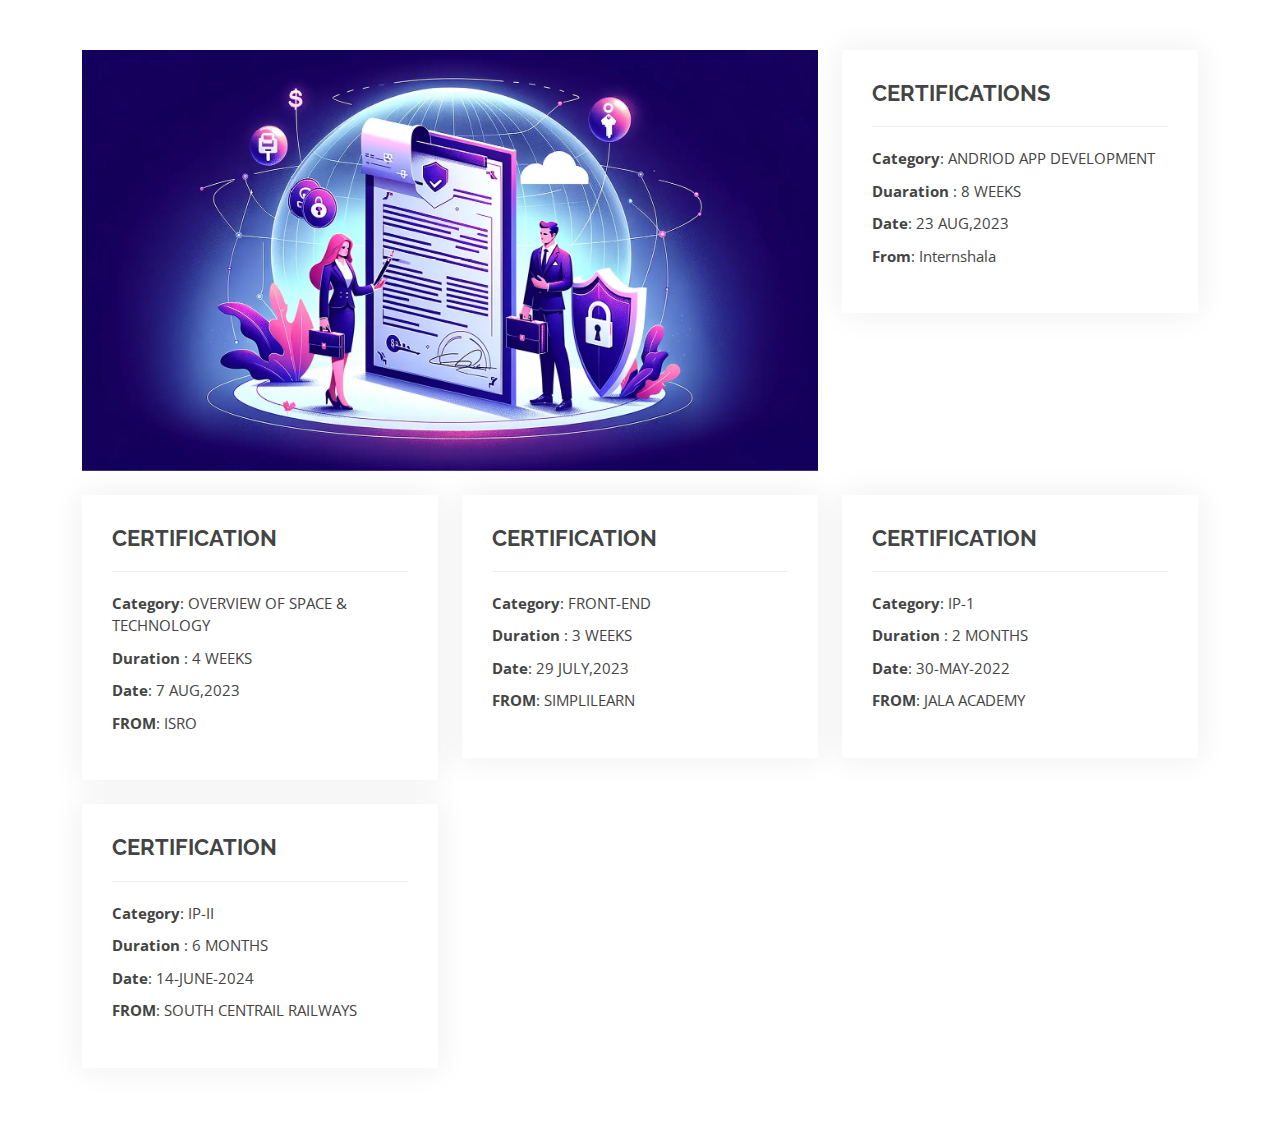
<file: portfolio_details3.html>
<!DOCTYPE html>
<html lang="en">

<head>
  <meta charset="utf-8">
  <meta content="width=device-width, initial-scale=1.0" name="viewport">

  <title>Project Details - VENKAT </title>
  <meta content="" name="description">
  <meta content="" name="keywords">

  <!-- Favicons -->
  <link href="assets/img/favicon.png" rel="icon">
  <link href="assets/img/apple-touch-icon.png" rel="apple-touch-icon">

  <!-- Google Fonts -->
  <link href="https://fonts.googleapis.com/css?family=Open+Sans:300,300i,400,400i,600,600i,700,700i|Raleway:300,300i,400,400i,500,500i,600,600i,700,700i|Poppins:300,300i,400,400i,500,500i,600,600i,700,700i" rel="stylesheet">

  <!-- Vendor CSS Files -->
  <link href="assets/vendor/aos/aos.css" rel="stylesheet">
  <link href="assets/vendor/bootstrap/css/bootstrap.min.css" rel="stylesheet">
  <link href="assets/vendor/bootstrap-icons/bootstrap-icons.css" rel="stylesheet">
  <link href="assets/vendor/boxicons/css/boxicons.min.css" rel="stylesheet">
  <link href="assets/vendor/glightbox/css/glightbox.min.css" rel="stylesheet">
  <link href="assets/vendor/swiper/swiper-bundle.min.css" rel="stylesheet">

  <!-- Template Main CSS File -->
  <link href="assets/css/style.css" rel="stylesheet">

  
</head>

<body>

  <main id="main">

    <!-- ======= Portfolio Details Section ======= -->
    <section id="portfolio-details" class="portfolio-details">
      <div class="container">

        <div class="row gy-4">

          <div class="col-lg-8">
            <div class="portfolio-details-slider swiper">
              <div class="swiper-wrapper align-items-center">

                <div class="swiper-slide">
                  <img src="assets/img/portfolio/portfolio-4.jpg" alt="">
                </div>


              </div>
              <div class="swiper-pagination"></div>
            </div>
          </div>

          <div class="col-lg-4">
            <div class="portfolio-info">
              <h3>CERTIFICATIONS</h3>
              <ul>
                <li><strong>Category</strong>: ANDRIOD APP DEVELOPMENT</li>
                <li><strong>Duaration </strong>: 8 WEEKS</li>
                <li><strong>Date</strong>: 23 AUG,2023</li>
                <li><strong>From</strong>: Internshala</li>
              </ul>
            </div>
          </div>

          <div class="col-lg-4">
            <div class="portfolio-info">
              <h3>CERTIFICATION</h3>
              <ul>
                <li><strong>Category</strong>: OVERVIEW OF SPACE & TECHNOLOGY</li>
                <li><strong>Duration </strong>: 4 WEEKS</li>
                <li><strong>Date</strong>: 7 AUG,2023</li>
                <li><strong>FROM</strong>: ISRO </li>
              </ul>
            </div>
          </div>

          <div class="col-lg-4">
            <div class="portfolio-info">
              <h3>CERTIFICATION</h3>
              <ul>
                <li><strong>Category</strong>: FRONT-END</li>
                <li><strong>Duration </strong>: 3 WEEKS</li>
                <li><strong>Date</strong>: 29 JULY,2023</li>
                <li><strong>FROM</strong>: SIMPLILEARN </li>
              </ul>
            </div>
          </div>

          <div class="col-lg-4">
            <div class="portfolio-info">
              <h3>CERTIFICATION</h3>
              <ul>
                <li><strong>Category</strong>: IP-1</li>
                <li><strong>Duration </strong>: 2 MONTHS</li>
                <li><strong>Date</strong>: 30-MAY-2022</li>
                <li><strong>FROM</strong>: JALA ACADEMY </li>
              </ul>
            </div>
          </div>

          <div class="col-lg-4">
            <div class="portfolio-info">
              <h3>CERTIFICATION</h3>
              <ul>
                <li><strong>Category</strong>: IP-II</li>
                <li><strong>Duration </strong>: 6 MONTHS</li>
                <li><strong>Date</strong>: 14-JUNE-2024</li>
                <li><strong>FROM</strong>: SOUTH CENTRAIL RAILWAYS </li>
              </ul>
            </div>
          </div>



        </div>

      </div>
    </section><!-- End Portfolio Details Section -->

  </main><!-- End #main -->

  <div id="preloader"></div>
  <a href="#" class="back-to-top d-flex align-items-center justify-content-center"><i class="bi bi-arrow-up-short"></i></a>

  <!-- Vendor JS Files -->
  <script src="assets/vendor/purecounter/purecounter_vanilla.js"></script>
  <script src="assets/vendor/aos/aos.js"></script>
  <script src="assets/vendor/bootstrap/js/bootstrap.bundle.min.js"></script>
  <script src="assets/vendor/glightbox/js/glightbox.min.js"></script>
  <script src="assets/vendor/isotope-layout/isotope.pkgd.min.js"></script>
  <script src="assets/vendor/swiper/swiper-bundle.min.js"></script>
  <script src="assets/vendor/waypoints/noframework.waypoints.js"></script>
  <script src="assets/vendor/php-email-form/validate.js"></script>

  <!-- Template Main JS File -->
  <script src="assets/js/main.js"></script>

</body>

</html>
</file>
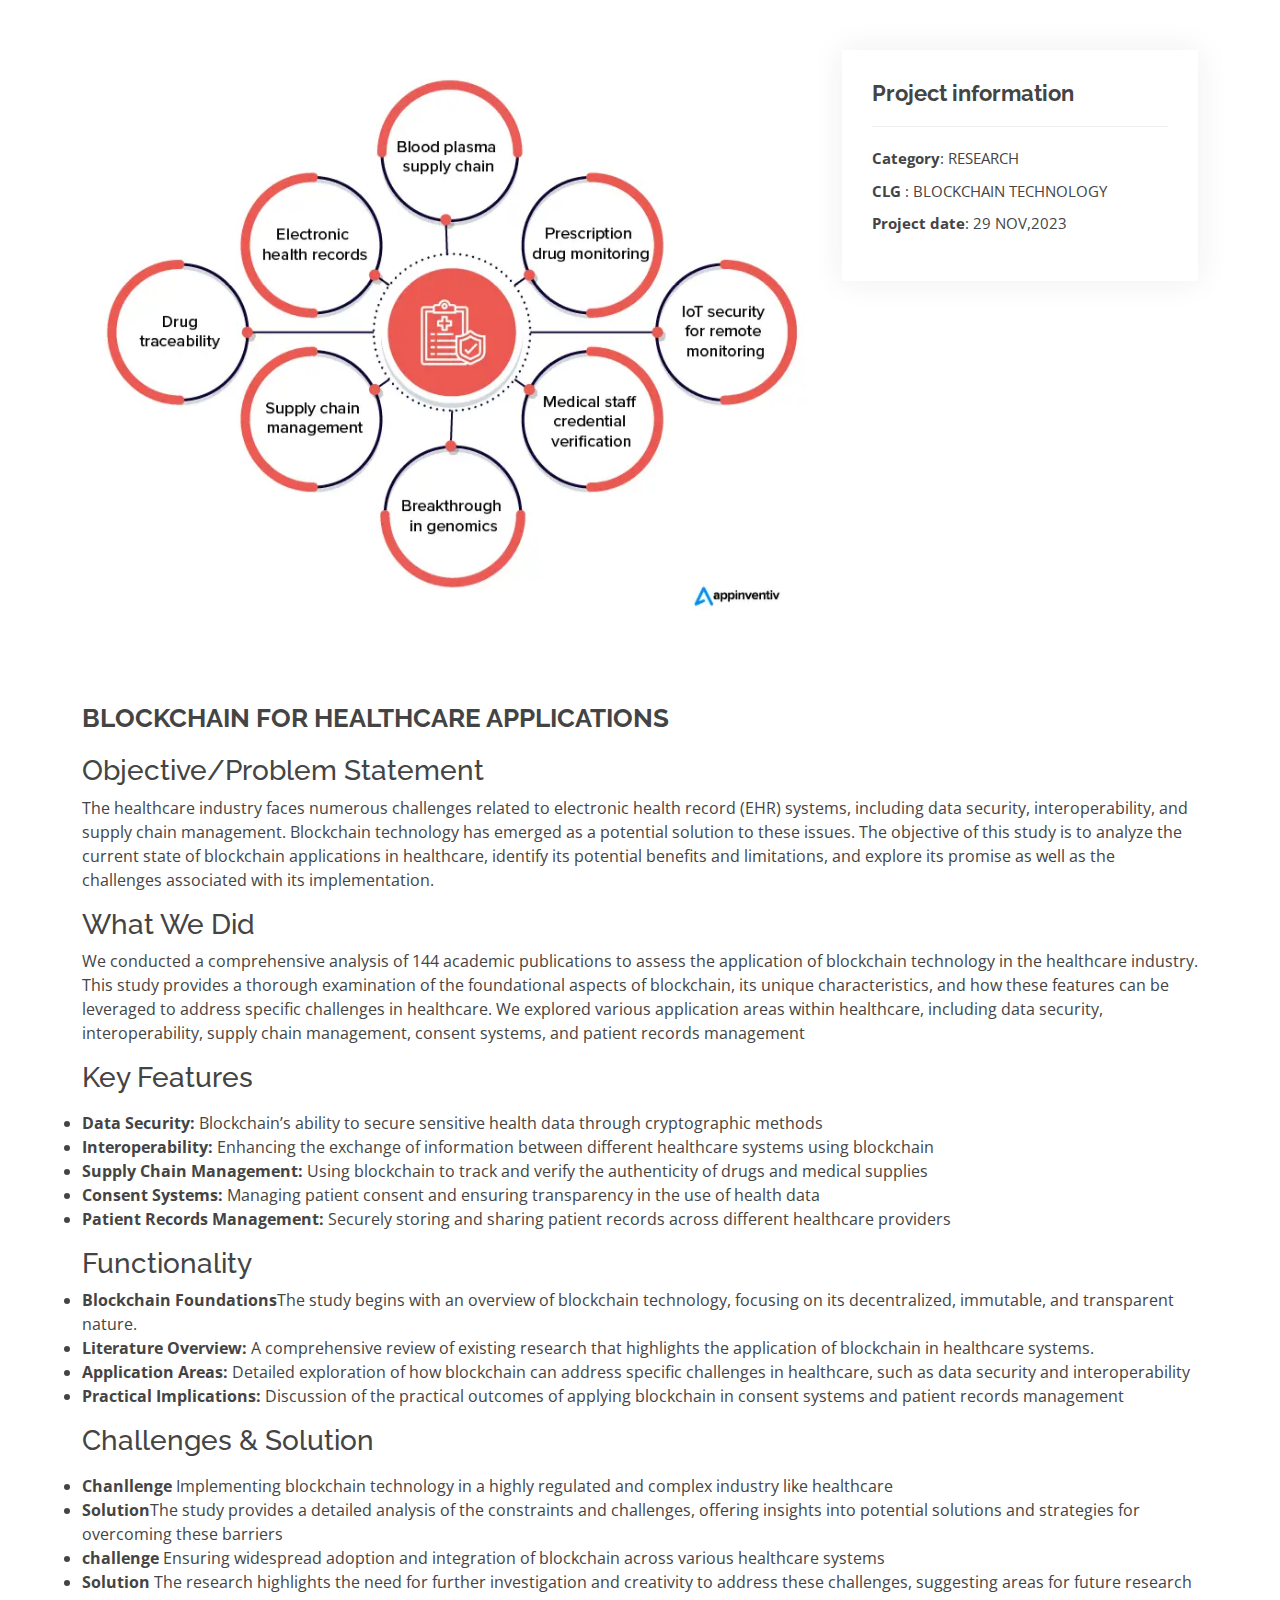
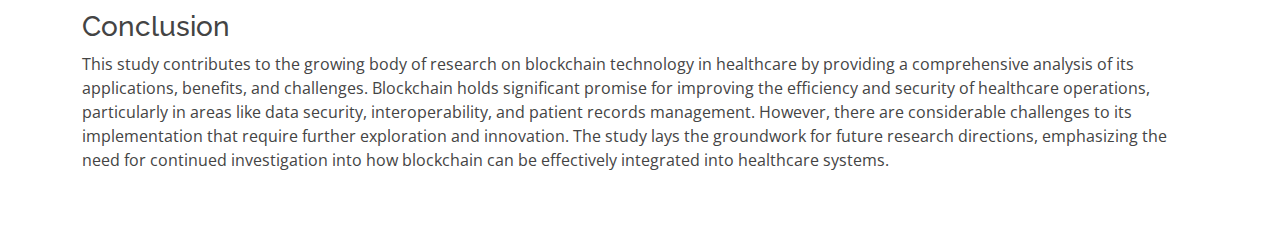
<file: portfolio_details4.html>
<!DOCTYPE html>
<html lang="en">

<head>
  <meta charset="utf-8">
  <meta content="width=device-width, initial-scale=1.0" name="viewport">

  <title>Project Details - VENKAT </title>
  <meta content="" name="description">
  <meta content="" name="keywords">

  <!-- Favicons -->
  <link href="assets/img/favicon.png" rel="icon">
  <link href="assets/img/apple-touch-icon.png" rel="apple-touch-icon">

  <!-- Google Fonts -->
  <link href="https://fonts.googleapis.com/css?family=Open+Sans:300,300i,400,400i,600,600i,700,700i|Raleway:300,300i,400,400i,500,500i,600,600i,700,700i|Poppins:300,300i,400,400i,500,500i,600,600i,700,700i" rel="stylesheet">

  <!-- Vendor CSS Files -->
  <link href="assets/vendor/aos/aos.css" rel="stylesheet">
  <link href="assets/vendor/bootstrap/css/bootstrap.min.css" rel="stylesheet">
  <link href="assets/vendor/bootstrap-icons/bootstrap-icons.css" rel="stylesheet">
  <link href="assets/vendor/boxicons/css/boxicons.min.css" rel="stylesheet">
  <link href="assets/vendor/glightbox/css/glightbox.min.css" rel="stylesheet">
  <link href="assets/vendor/swiper/swiper-bundle.min.css" rel="stylesheet">

  <!-- Template Main CSS File -->
  <link href="assets/css/style.css" rel="stylesheet">

  
</head>

<body>

  <main id="main">

    <!-- ======= Portfolio Details Section ======= -->
    <section id="portfolio-details" class="portfolio-details">
      <div class="container">

        <div class="row gy-4">

          <div class="col-lg-8">
            <div class="portfolio-details-slider swiper">
              <div class="swiper-wrapper align-items-center">

                <div class="swiper-slide">
                  <img src="assets/img/portfolio/portfolio-5.jpg" alt="">
                </div>
              </div>
              <div class="swiper-pagination"></div>
            </div>
          </div>
          <div class="col-lg-4">
            <div class="portfolio-info">
              <h3>Project information</h3>
              <ul>
                <li><strong>Category</strong>: RESEARCH</li>
                <li><strong>CLG </strong>: BLOCKCHAIN TECHNOLOGY</li>
                <li><strong>Project date</strong>: 29 NOV,2023</li>
              </ul>
            </div>
                      </div>

          <div class="portfolio-description">
            <h2>BLOCKCHAIN FOR HEALTHCARE APPLICATIONS</h2>
            <p>
              <h3> Objective/Problem Statement</h3>
              <p> The healthcare industry faces numerous challenges related to electronic health record (EHR) systems, including data security, interoperability, and supply chain management. Blockchain technology has emerged as a potential solution to these issues. The objective of this study is to analyze the current state of blockchain applications in healthcare, identify its potential benefits and limitations, and explore its promise as well as the challenges associated with its implementation.</p>
              <h3> What We Did</h3>
              <P> We conducted a comprehensive analysis of 144 academic publications to assess the application of blockchain technology in the healthcare industry. This study provides a thorough examination of the foundational aspects of blockchain, its unique characteristics, and how these features can be leveraged to address specific challenges in healthcare. We explored various application areas within healthcare, including data security, interoperability, supply chain management, consent systems, and patient records management</P>
              <h3> Key Features</h3>
              <p>
                <li><strong> Data Security:</strong> Blockchain’s ability to secure sensitive health data through cryptographic methods</li>
                <li> <strong> Interoperability:</strong> Enhancing the exchange of information between different healthcare systems using blockchain</li>
                <li> <strong> Supply Chain Management: </strong> Using blockchain to track and verify the authenticity of drugs and medical supplies</li>
                <li> <strong> Consent Systems:</strong> Managing patient consent and ensuring transparency in the use of health data</li>
                <li><strong> Patient Records Management:</strong> Securely storing and sharing patient records across different healthcare providers</li>
              </p>
              <h3> Functionality</h3>
              <li><strong> Blockchain Foundations</strong>The study begins with an overview of blockchain technology, focusing on its decentralized, immutable, and transparent nature.
              </li>
              <li> <strong> Literature Overview:</strong> A comprehensive review of existing research that highlights the application of blockchain in healthcare systems.</li>
              <li><strong> Application Areas:</strong> Detailed exploration of how blockchain can address specific challenges in healthcare, such as data security and interoperability</li>
              <li><strong> Practical Implications:</strong> Discussion of the practical outcomes of applying blockchain in consent systems and patient records management</li>
              </p>
              <h3> Challenges & Solution</h3>
              <p>
                <li><strong>Chanllenge </strong> Implementing blockchain technology in a highly regulated and complex industry like healthcare</li>
                <li><strong> Solution</strong>The study provides a detailed analysis of the constraints and challenges, offering insights into potential solutions and strategies for overcoming these barriers </li>
                <li><strong> challenge</strong> Ensuring widespread adoption and integration of blockchain across various healthcare systems</li>
                <li><strong>Solution</strong> The research highlights the need for further investigation and creativity to address these challenges, suggesting areas for future research</li>
              </p>
              <h3> Conclusion</h3>
              <p> This study contributes to the growing body of research on blockchain technology in healthcare by providing a comprehensive analysis of its applications, benefits, and challenges. Blockchain holds significant promise for improving the efficiency and security of healthcare operations, particularly in areas like data security, interoperability, and patient records management. However, there are considerable challenges to its implementation that require further exploration and innovation. The study lays the groundwork for future research directions, emphasizing the need for continued investigation into how blockchain can be effectively integrated into healthcare systems.

              </p>
          </div> 


          
        </div>

      </div>
    </section><!-- End Portfolio Details Section -->

  </main><!-- End #main -->

  <div id="preloader"></div>
  <a href="#" class="back-to-top d-flex align-items-center justify-content-center"><i class="bi bi-arrow-up-short"></i></a>

  <!-- Vendor JS Files -->
  <script src="assets/vendor/purecounter/purecounter_vanilla.js"></script>
  <script src="assets/vendor/aos/aos.js"></script>
  <script src="assets/vendor/bootstrap/js/bootstrap.bundle.min.js"></script>
  <script src="assets/vendor/glightbox/js/glightbox.min.js"></script>
  <script src="assets/vendor/isotope-layout/isotope.pkgd.min.js"></script>
  <script src="assets/vendor/swiper/swiper-bundle.min.js"></script>
  <script src="assets/vendor/waypoints/noframework.waypoints.js"></script>
  <script src="assets/vendor/php-email-form/validate.js"></script>

  <!-- Template Main JS File -->
  <script src="assets/js/main.js"></script>

</body>

</html>
</file>
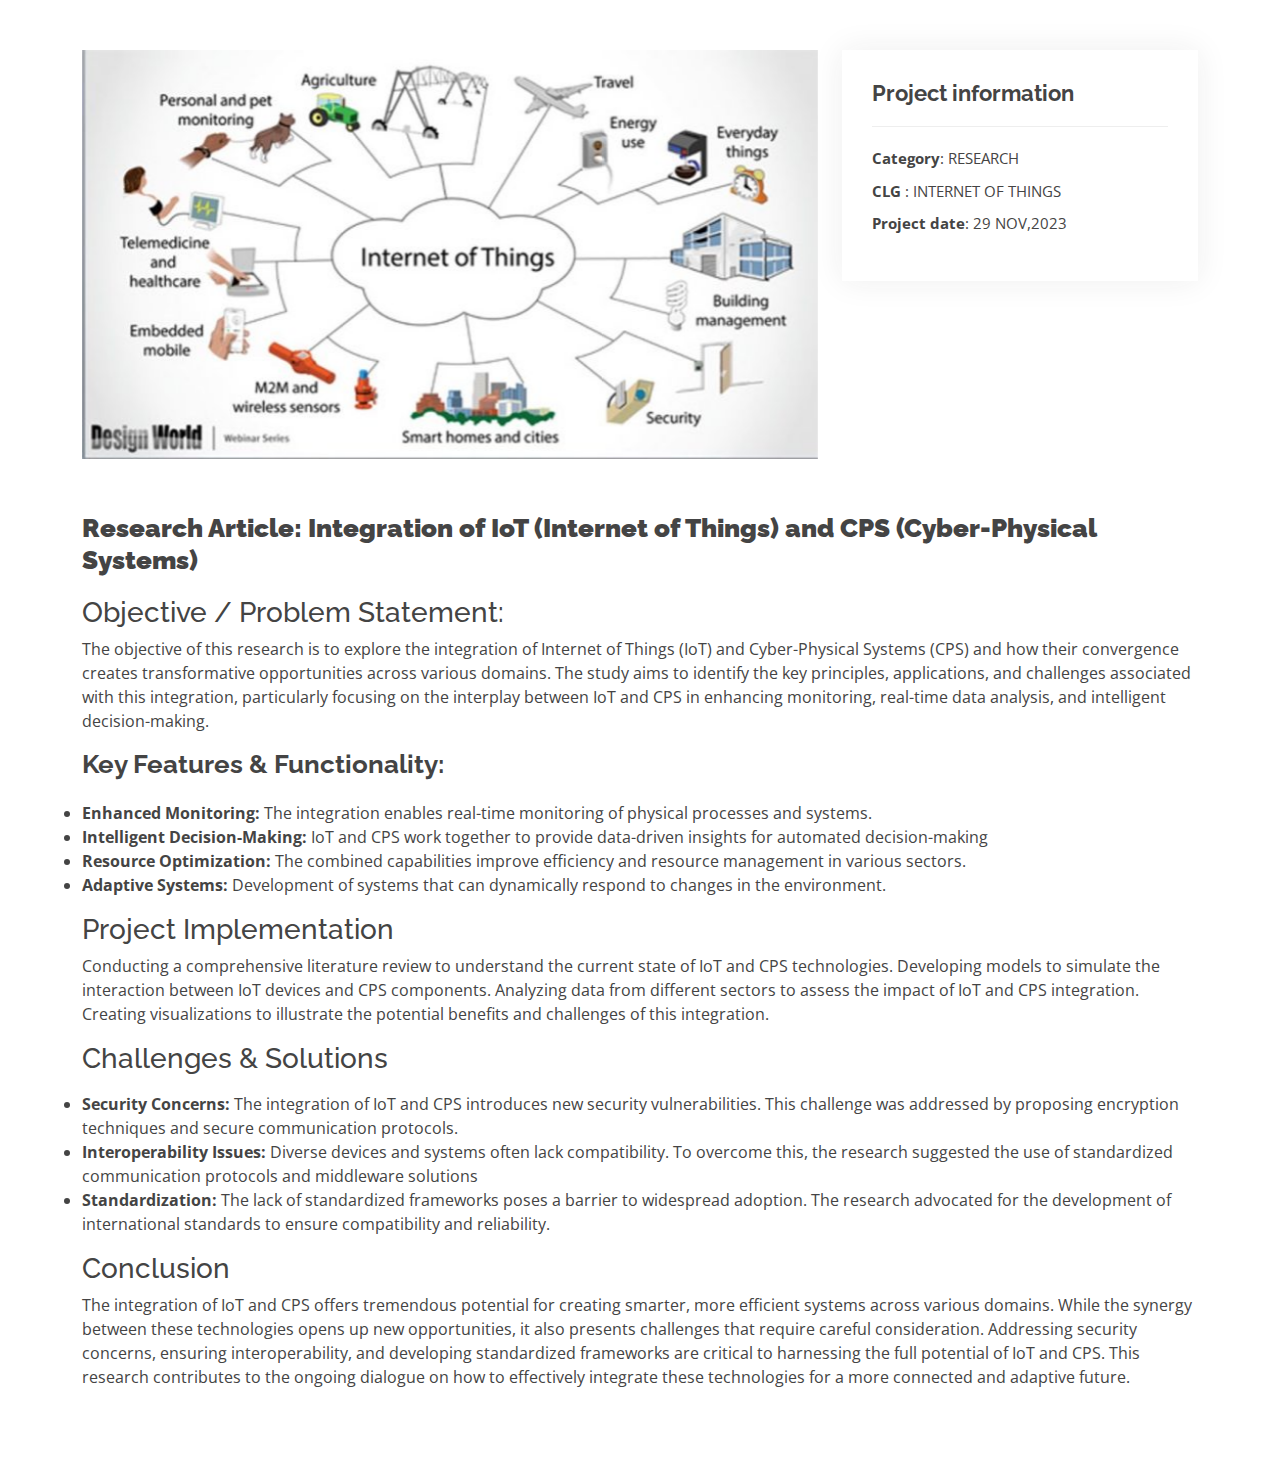
<file: portfolio_details5.html>
<!DOCTYPE html>
<html lang="en">

<head>
  <meta charset="utf-8">
  <meta content="width=device-width, initial-scale=1.0" name="viewport">

  <title>Project Details - VENKAT </title>
  <meta content="" name="description">
  <meta content="" name="keywords">

  <!-- Favicons -->
  <link href="assets/img/favicon.png" rel="icon">
  <link href="assets/img/apple-touch-icon.png" rel="apple-touch-icon">

  <!-- Google Fonts -->
  <link href="https://fonts.googleapis.com/css?family=Open+Sans:300,300i,400,400i,600,600i,700,700i|Raleway:300,300i,400,400i,500,500i,600,600i,700,700i|Poppins:300,300i,400,400i,500,500i,600,600i,700,700i" rel="stylesheet">

  <!-- Vendor CSS Files -->
  <link href="assets/vendor/aos/aos.css" rel="stylesheet">
  <link href="assets/vendor/bootstrap/css/bootstrap.min.css" rel="stylesheet">
  <link href="assets/vendor/bootstrap-icons/bootstrap-icons.css" rel="stylesheet">
  <link href="assets/vendor/boxicons/css/boxicons.min.css" rel="stylesheet">
  <link href="assets/vendor/glightbox/css/glightbox.min.css" rel="stylesheet">
  <link href="assets/vendor/swiper/swiper-bundle.min.css" rel="stylesheet">

  <!-- Template Main CSS File -->
  <link href="assets/css/style.css" rel="stylesheet">

  
</head>

<body>

  <main id="main">

    <!-- ======= Portfolio Details Section ======= -->
    <section id="portfolio-details" class="portfolio-details">
      <div class="container">

        <div class="row gy-4">

          <div class="col-lg-8">
            <div class="portfolio-details-slider swiper">
              <div class="swiper-wrapper align-items-center">

                <div class="swiper-slide">
                  <img src="assets/img/portfolio/portfolio-6.jpg" alt="">
                </div>
              </div>
              <div class="swiper-pagination"></div>
            </div>
          </div>
          <div class="col-lg-4">
            <div class="portfolio-info">
              <h3>Project information</h3>
              <ul>
                <li><strong>Category</strong>: RESEARCH</li>
                <li><strong>CLG </strong>: INTERNET OF THINGS</li>
                <li><strong>Project date</strong>: 29 NOV,2023</li>
              </ul>
            </div>
                      </div>

          <div class="portfolio-description">
            <h2><strong> Research Article: Integration of IoT (Internet of Things) and CPS (Cyber-Physical Systems)</strong></h2>
            <p>
              <h3> Objective / Problem Statement:</h3>
              The objective of this research is to explore the integration of Internet of Things (IoT) and Cyber-Physical Systems (CPS) and how their convergence creates transformative opportunities across various domains. The study aims to identify the key principles, applications, and challenges associated with this integration, particularly focusing on the interplay between IoT and CPS in enhancing monitoring, real-time data analysis, and intelligent decision-making.
            </p>
            <h2> Key Features & Functionality:</h2>
            <li> <strong> Enhanced Monitoring:</strong> The integration enables real-time monitoring of physical processes and systems.</li>
            <li><strong> Intelligent Decision-Making:</strong> IoT and CPS work together to provide data-driven insights for automated decision-making</li>
            <li><strong> Resource Optimization:</strong> The combined capabilities improve efficiency and resource management in various sectors.</li>
            <li><strong> Adaptive Systems: </strong> Development of systems that can dynamically respond to changes in the environment.</li>
          </p>
          <p>
            <h3> Project Implementation</h3>
            Conducting a comprehensive literature review to understand the current state of IoT and CPS technologies.
Developing models to simulate the interaction between IoT devices and CPS components.
Analyzing data from different sectors to assess the impact of IoT and CPS integration.
Creating visualizations to illustrate the potential benefits and challenges of this integration.
          </p>
          <h3> Challenges & Solutions</h3>
          <p>
            <li><strong> Security Concerns:</strong> The integration of IoT and CPS introduces new security vulnerabilities. This challenge was addressed by proposing encryption techniques and secure communication protocols.</li>
            <li> <strong> Interoperability Issues:</strong> Diverse devices and systems often lack compatibility. To overcome this, the research suggested the use of standardized communication protocols and middleware solutions</li>
            <li><strong> Standardization:</strong> The lack of standardized frameworks poses a barrier to widespread adoption. The research advocated for the development of international standards to ensure compatibility and reliability.</li>
          </p>
          <h3>Conclusion</h3>
          <p> The integration of IoT and CPS offers tremendous potential for creating smarter, more efficient systems across various domains. While the synergy between these technologies opens up new opportunities, it also presents challenges that require careful consideration. Addressing security concerns, ensuring interoperability, and developing standardized frameworks are critical to harnessing the full potential of IoT and CPS. This research contributes to the ongoing dialogue on how to effectively integrate these technologies for a more connected and adaptive future.</p>

          </div>


          
        </div>

      </div>
    </section><!-- End Portfolio Details Section -->

  </main><!-- End #main -->

  <div id="preloader"></div>
  <a href="#" class="back-to-top d-flex align-items-center justify-content-center"><i class="bi bi-arrow-up-short"></i></a>

  <!-- Vendor JS Files -->
  <script src="assets/vendor/purecounter/purecounter_vanilla.js"></script>
  <script src="assets/vendor/aos/aos.js"></script>
  <script src="assets/vendor/bootstrap/js/bootstrap.bundle.min.js"></script>
  <script src="assets/vendor/glightbox/js/glightbox.min.js"></script>
  <script src="assets/vendor/isotope-layout/isotope.pkgd.min.js"></script>
  <script src="assets/vendor/swiper/swiper-bundle.min.js"></script>
  <script src="assets/vendor/waypoints/noframework.waypoints.js"></script>
  <script src="assets/vendor/php-email-form/validate.js"></script>

  <!-- Template Main JS File -->
  <script src="assets/js/main.js"></script>

</body>

</html>
</file>
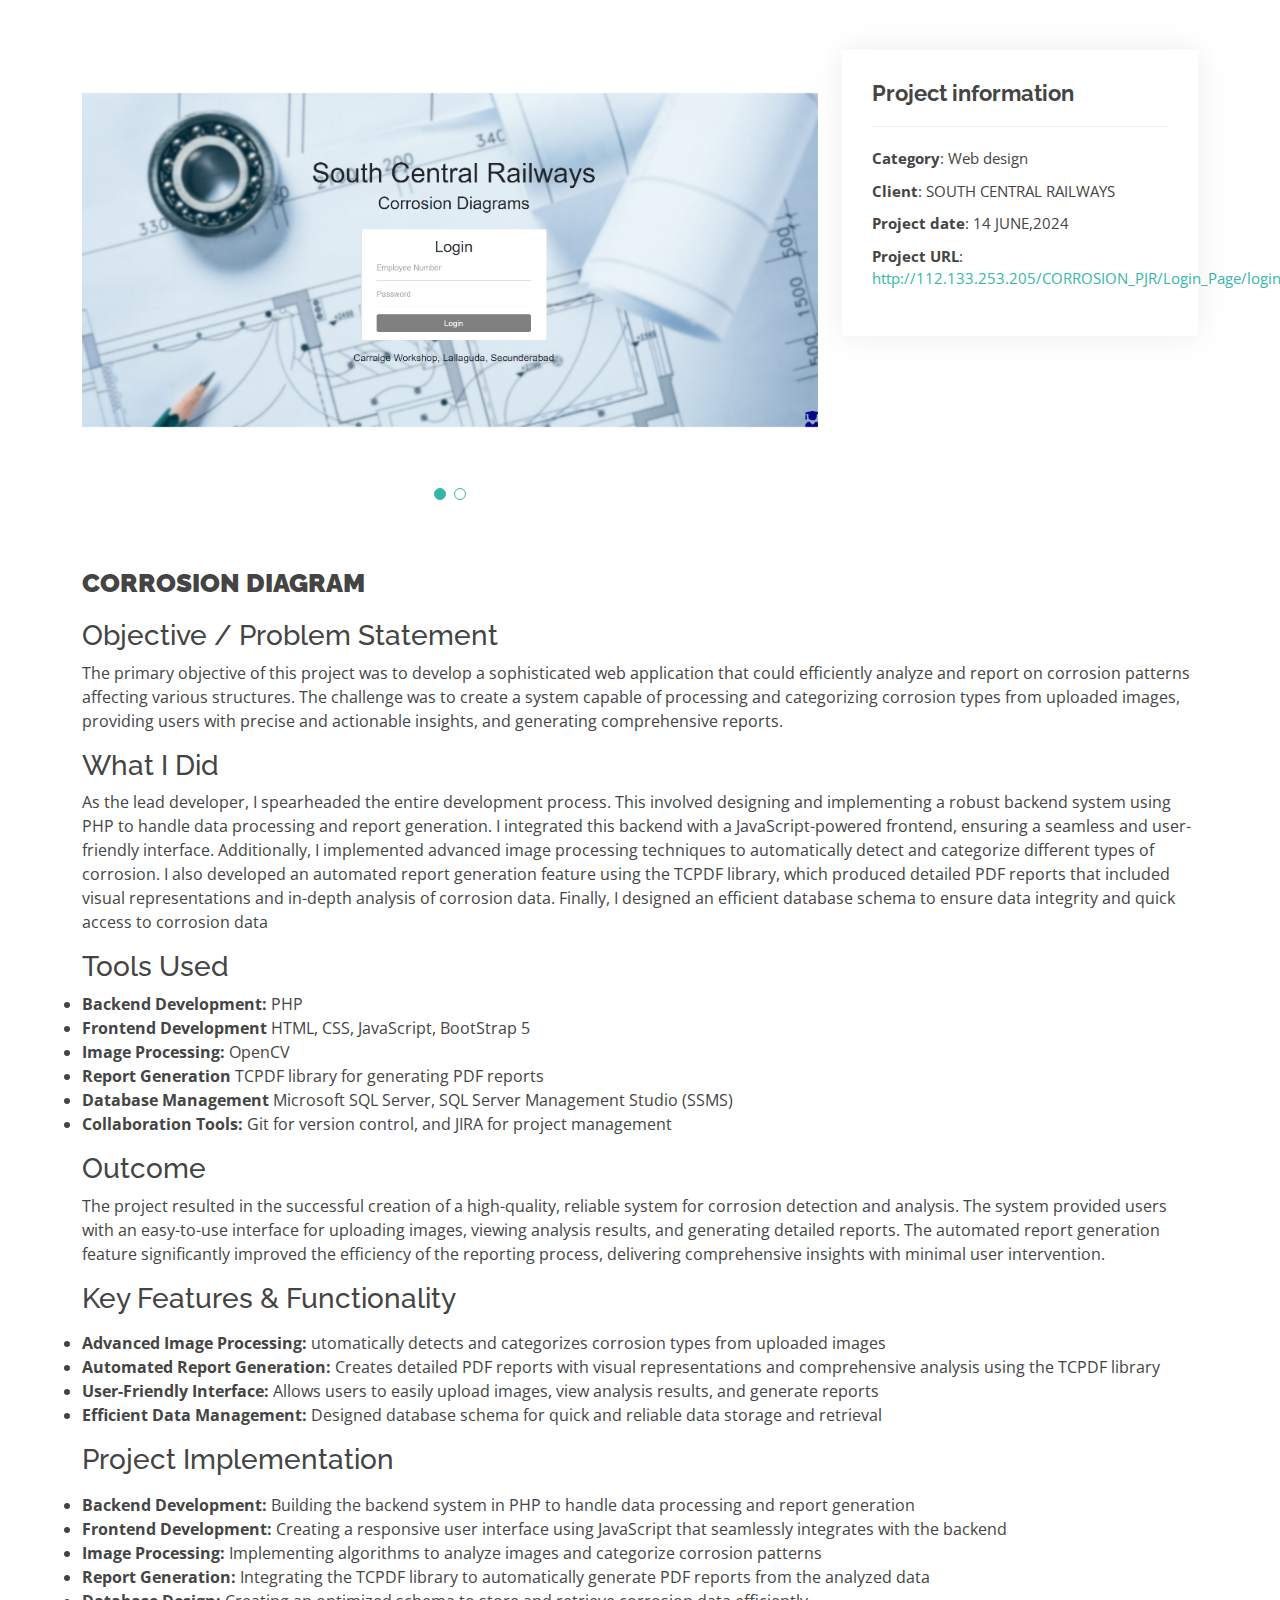
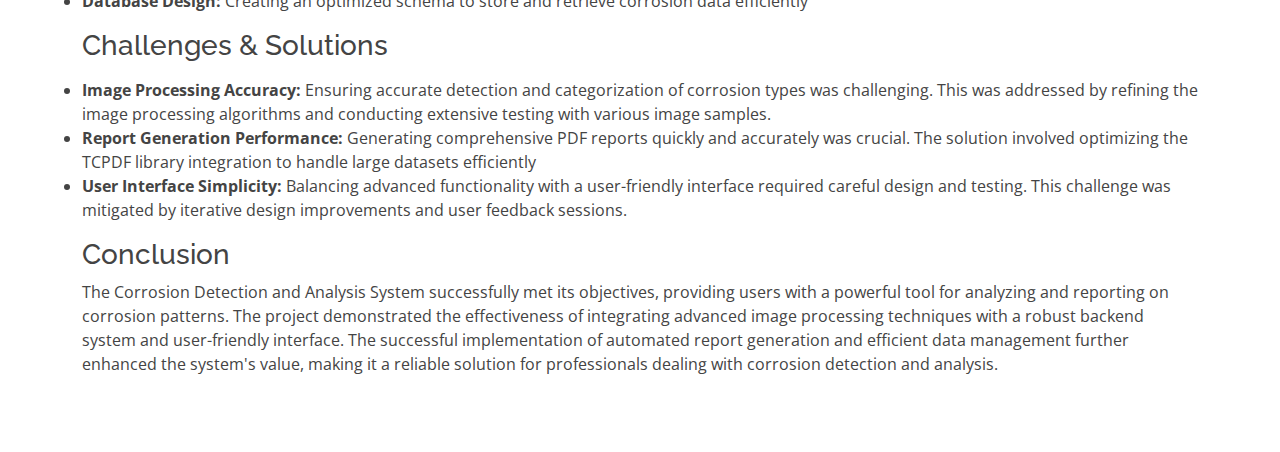
<file: portfolio_details6.html>
<!DOCTYPE html>
<html lang="en">

<head>
  <meta charset="utf-8">
  <meta content="width=device-width, initial-scale=1.0" name="viewport">

  <title>Project Details - VENKAT</title>
  <meta content="" name="description">
  <meta content="" name="keywords">

  <!-- Favicons -->
  <link href="assets/img/favicon.png" rel="icon">
  <link href="assets/img/apple-touch-icon.png" rel="apple-touch-icon">

  <!-- Google Fonts -->
  <link href="https://fonts.googleapis.com/css?family=Open+Sans:300,300i,400,400i,600,600i,700,700i|Raleway:300,300i,400,400i,500,500i,600,600i,700,700i" rel="stylesheet">

  <!-- Vendor CSS Files -->
  <link href="assets/vendor/aos/aos.css" rel="stylesheet">
  <link href="assets/vendor/bootstrap/css/bootstrap.min.css" rel="stylesheet">
  <link href="assets/vendor/bootstrap-icons/bootstrap-icons.css" rel="stylesheet">
  <link href="assets/vendor/boxicons/css/boxicons.min.css" rel="stylesheet">
  <link href="assets/vendor/glightbox/css/glightbox.min.css" rel="stylesheet">
  <link href="assets/vendor/swiper/swiper-bundle.min.css" rel="stylesheet">

  <!-- Template Main CSS File -->
  <link href="assets/css/style.css" rel="stylesheet">

</head>

<body>

  <main id="main">

    <!-- ======= Portfolio Details Section ======= -->
    <section id="portfolio-details" class="portfolio-details">
      <div class="container">

        <div class="row gy-4">

          <div class="col-lg-8">
            <div class="portfolio-details-slider swiper">
              <div class="swiper-wrapper align-items-center">

                <div class="swiper-slide">
                  <img src="assets/img/portfolio/portfolio-7.png" alt="">
                </div>

                <div class="swiper-slide">
                  <img src="assets/img/portfolio/portfolio-36.png" alt="">
                </div>

                        </div>
              <div class="swiper-pagination"></div>
            </div>
          </div>

          <div class="col-lg-4">
            <div class="portfolio-info">
              <h3>Project information</h3>
              <ul>
                <li><strong>Category</strong>: Web design</li>
                <li><strong>Client</strong>: SOUTH CENTRAL RAILWAYS</li>
                <li><strong>Project date</strong>: 14 JUNE,2024</li>
                <li><strong>Project URL</strong>: <a href="#">http://112.133.253.205/CORROSION_PJR/Login_Page/login.php</a></li>
              </ul>
            </div>
          </div>

          <div class="portfolio-description">
            <h2><strong> CORROSION DIAGRAM</strong></h2>
            <p>
              <h3> Objective / Problem Statement</h3>
              The primary objective of this project was to develop a sophisticated web application that could efficiently analyze and report on corrosion patterns affecting various structures. The challenge was to create a system capable of processing and categorizing corrosion types from uploaded images, providing users with precise and actionable insights, and generating comprehensive reports.
            </p>
            <h3> What I Did</h3>
            <p> As the lead developer, I spearheaded the entire development process. This involved designing and implementing a robust backend system using PHP to handle data processing and report generation. I integrated this backend with a JavaScript-powered frontend, ensuring a seamless and user-friendly interface. Additionally, I implemented advanced image processing techniques to automatically detect and categorize different types of corrosion. I also developed an automated report generation feature using the TCPDF library, which produced detailed PDF reports that included visual representations and in-depth analysis of corrosion data. Finally, I designed an efficient database schema to ensure data integrity and quick access to corrosion data</p>
            <h3> Tools Used</h3>
            <li> <strong> Backend Development: </strong> PHP</li>
            <li><strong> Frontend Development</strong> HTML, CSS, JavaScript, BootStrap 5</li>
            <li><strong>Image Processing:</strong> OpenCV</li>
            <li><strong> Report Generation</strong> TCPDF library for generating PDF reports</li>
            <li><strong> Database Management</strong> Microsoft SQL Server, SQL Server Management Studio (SSMS)</li>
            <li><strong> Collaboration Tools:</strong> Git for version control, and JIRA for project management
            </li>
          </p>
          <h3> Outcome</h3>
          <p> The project resulted in the successful creation of a high-quality, reliable system for corrosion detection and analysis. The system provided users with an easy-to-use interface for uploading images, viewing analysis results, and generating detailed reports. The automated report generation feature significantly improved the efficiency of the reporting process, delivering comprehensive insights with minimal user intervention.</p>
          <h3> Key Features & Functionality</h3>
          <p>
            <li><strong> Advanced Image Processing:</strong> utomatically detects and categorizes corrosion types from uploaded images</li>
            <li><strong> Automated Report Generation:</strong> Creates detailed PDF reports with visual representations and comprehensive analysis using the TCPDF library</li>
            <li><strong> User-Friendly Interface: </strong> Allows users to easily upload images, view analysis results, and generate reports</li>
            <li><strong> Efficient Data Management:</strong> Designed database schema for quick and reliable data storage and retrieval</li>
          </p>
          <h3> Project Implementation</h3>
          <p>
            <li><strong> Backend Development: </strong> Building the backend system in PHP to handle data processing and report generation</li>
            <li><strong> Frontend Development:</strong> Creating a responsive user interface using JavaScript that seamlessly integrates with the backend</li>
            <li><strong> Image Processing:</strong> Implementing algorithms to analyze images and categorize corrosion patterns</li>
            <li><strong> Report Generation:</strong> Integrating the TCPDF library to automatically generate PDF reports from the analyzed data</li>
            <li><strong> Database Design: </strong> Creating an optimized schema to store and retrieve corrosion data efficiently</li>
          </p>
          <h3>Challenges & Solutions</h3>
          <p>
            <li><strong> Image Processing Accuracy:</strong> Ensuring accurate detection and categorization of corrosion types was challenging. This was addressed by refining the image processing algorithms and conducting extensive testing with various image samples.</li>
            <li><strong> Report Generation Performance:</strong> Generating comprehensive PDF reports quickly and accurately was crucial. The solution involved optimizing the TCPDF library integration to handle large datasets efficiently</li>
            <li><strong> User Interface Simplicity:</strong> Balancing advanced functionality with a user-friendly interface required careful design and testing. This challenge was mitigated by iterative design improvements and user feedback sessions.</li>
          </p>
          <h3> Conclusion</h3>
          <p> The Corrosion Detection and Analysis System successfully met its objectives, providing users with a powerful tool for analyzing and reporting on corrosion patterns. The project demonstrated the effectiveness of integrating advanced image processing techniques with a robust backend system and user-friendly interface. The successful implementation of automated report generation and efficient data management further enhanced the system's value, making it a reliable solution for professionals dealing with corrosion detection and analysis.

          </p>
          </div>

        </div>

      </div>
    </section><!-- End Portfolio Details Section -->

  </main><!-- End #main -->

  <div id="preloader"></div>
  <a href="#" class="back-to-top d-flex align-items-center justify-content-center"><i class="bi bi-arrow-up-short"></i></a>

  <!-- Vendor JS Files -->
  <script src="assets/vendor/purecounter/purecounter_vanilla.js"></script>
  <script src="assets/vendor/aos/aos.js"></script>
  <script src="assets/vendor/bootstrap/js/bootstrap.bundle.min.js"></script>
  <script src="assets/vendor/glightbox/js/glightbox.min.js"></script>
  <script src="assets/vendor/isotope-layout/isotope.pkgd.min.js"></script>
  <script src="assets/vendor/swiper/swiper-bundle.min.js"></script>
  <script src="assets/vendor/waypoints/noframework.waypoints.js"></script>
  <script src="assets/vendor/php-email-form/validate.js"></script>

  <!-- Template Main JS File -->
  <script src="assets/js/main.js"></script>

</body>

</html>
</file>
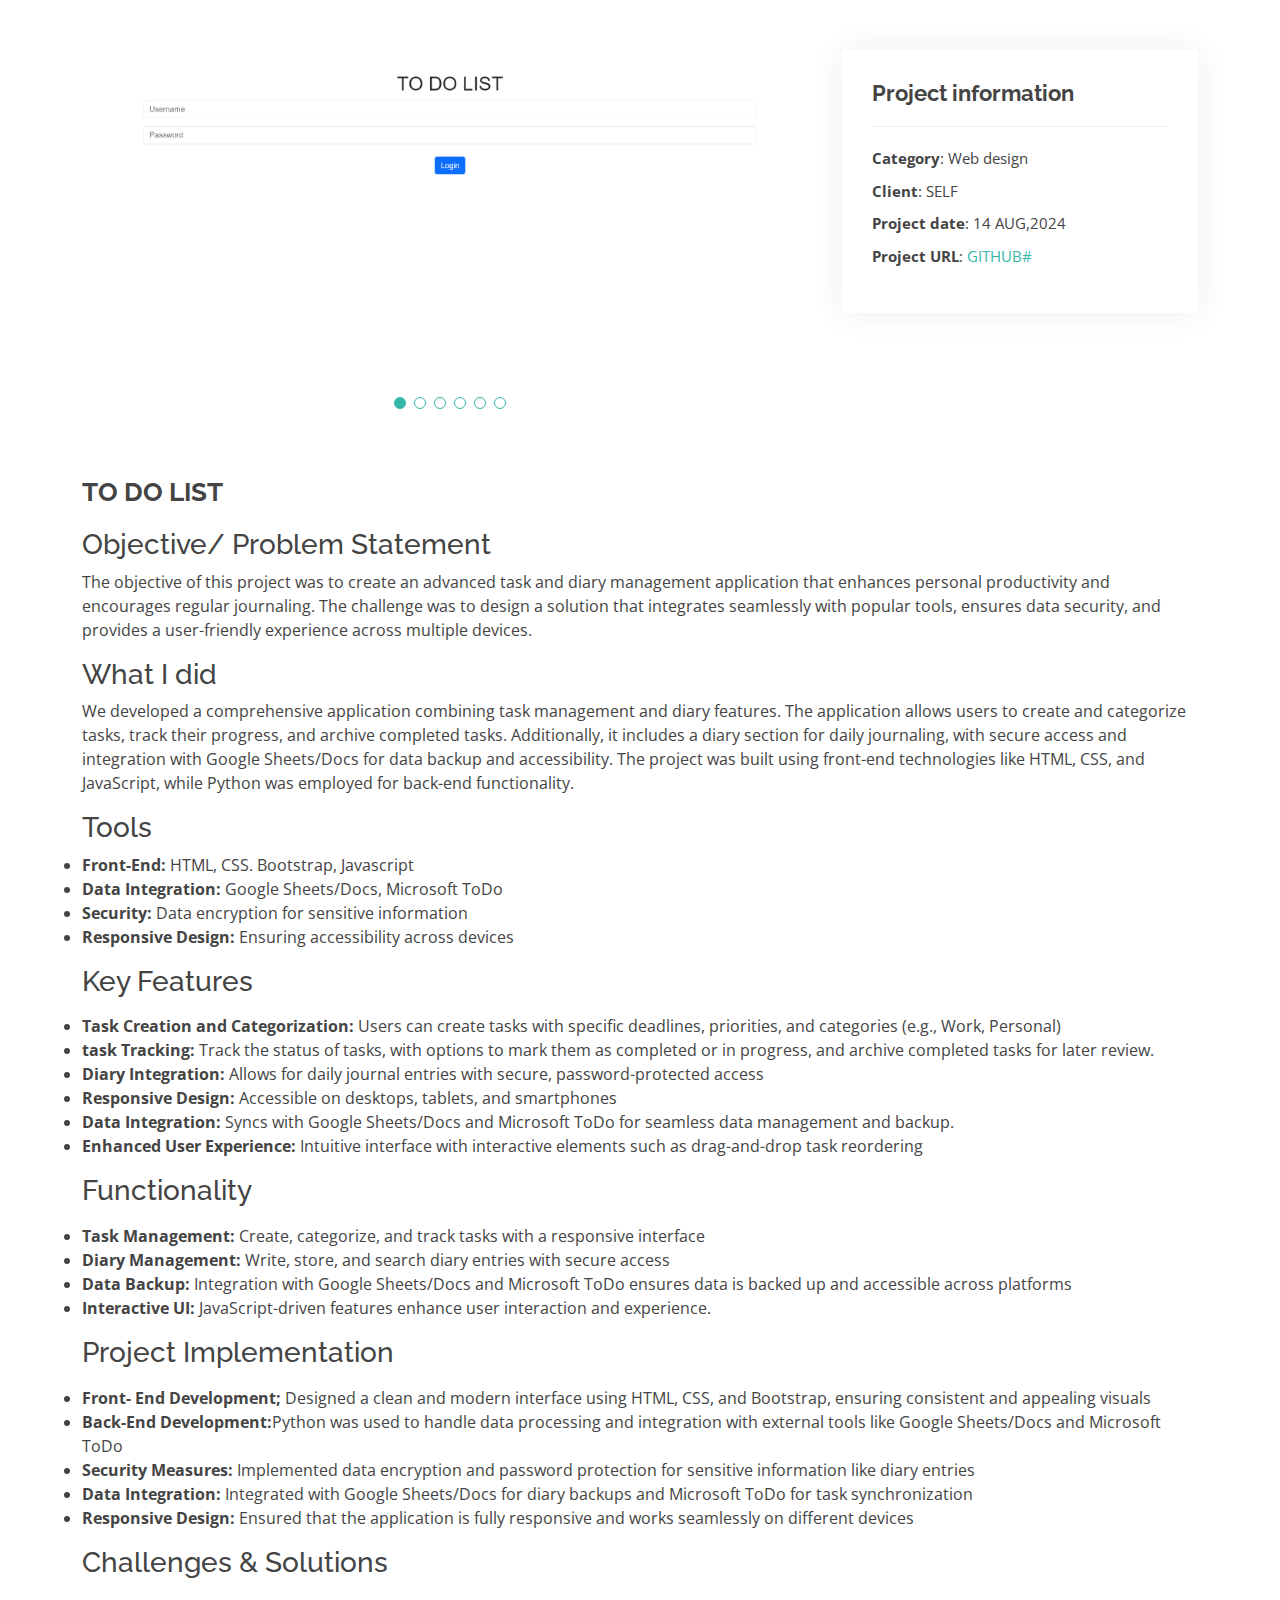
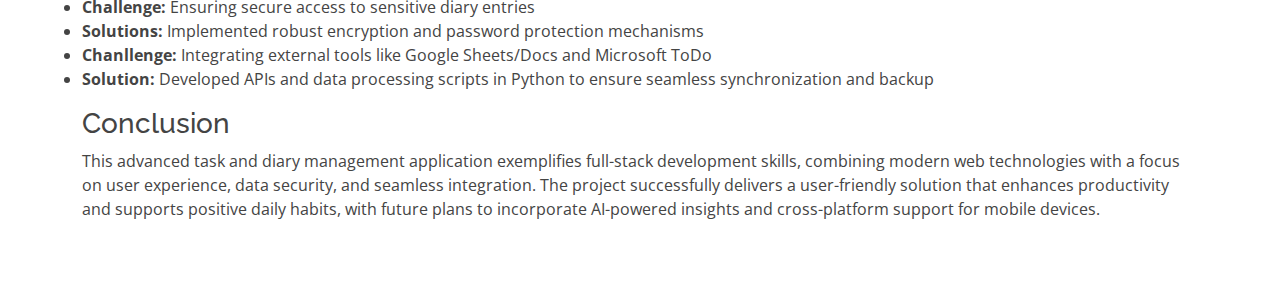
<file: portfolio_details7.html>
<!DOCTYPE html>
<html lang="en">

<head>
  <meta charset="utf-8">
  <meta content="width=device-width, initial-scale=1.0" name="viewport">

  <title>Project Details - VENKAT</title>
  <meta content="" name="description">
  <meta content="" name="keywords">

  <!-- Favicons -->
  <link href="assets/img/favicon.png" rel="icon">
  <link href="assets/img/apple-touch-icon.png" rel="apple-touch-icon">

  <!-- Google Fonts -->
  <link href="https://fonts.googleapis.com/css?family=Open+Sans:300,300i,400,400i,600,600i,700,700i|Raleway:300,300i,400,400i,500,500i,600,600i,700,700i" rel="stylesheet">

  <!-- Vendor CSS Files -->
  <link href="assets/vendor/aos/aos.css" rel="stylesheet">
  <link href="assets/vendor/bootstrap/css/bootstrap.min.css" rel="stylesheet">
  <link href="assets/vendor/bootstrap-icons/bootstrap-icons.css" rel="stylesheet">
  <link href="assets/vendor/boxicons/css/boxicons.min.css" rel="stylesheet">
  <link href="assets/vendor/glightbox/css/glightbox.min.css" rel="stylesheet">
  <link href="assets/vendor/swiper/swiper-bundle.min.css" rel="stylesheet">

  <!-- Template Main CSS File -->
  <link href="assets/css/style.css" rel="stylesheet">

</head>

<body>

  <main id="main">

    <!-- ======= Portfolio Details Section ======= -->
    <section id="portfolio-details" class="portfolio-details">
      <div class="container">

        <div class="row gy-4">

          <div class="col-lg-8">
            <div class="portfolio-details-slider swiper">
              <div class="swiper-wrapper align-items-center">

                <div class="swiper-slide">
                  <img src="assets/img/portfolio/portfolio-8.png" alt="">
                </div>

                <div class="swiper-slide">
                  <img src="assets/img/portfolio/portfolio-10.png" alt="">
                </div>

                <div class="swiper-slide">
                  <img src="assets/img/portfolio/portfolio-11.png" alt="">
                </div>

                <div class="swiper-slide">
                  <img src="assets/img/portfolio/portfolio-12.png" alt="">
                </div>

                <div class="swiper-slide">
                  <img src="assets/img/portfolio/portfolio-13.png" alt="">
                </div>
                <div class="swiper-slide">
                  <img src="assets/img/portfolio/portfolio-14.png" alt="">
                </div>


              </div>
              <div class="swiper-pagination"></div>
            </div>
          </div>

          <div class="col-lg-4">
            <div class="portfolio-info">
              <h3>Project information</h3>
              <ul>
                <li><strong>Category</strong>: Web design</li>
                <li><strong>Client</strong>: SELF</li>
                <li><strong>Project date</strong>: 14 AUG,2024</li>
                <li><strong>Project URL</strong>: <a href="#">GITHUB#</a></li>
              </ul>
            </div>
          </div>

          <div class="portfolio-description">
            <h2>TO DO LIST</h2>
            <h3> Objective/ Problem Statement</h3>
            <p> The objective of this project was to create an advanced task and diary management application that enhances personal productivity and encourages regular journaling. The challenge was to design a solution that integrates seamlessly with popular tools, ensures data security, and provides a user-friendly experience across multiple devices.</p>
            <h3> What I did </h3>
            <p> We developed a comprehensive application combining task management and diary features. The application allows users to create and categorize tasks, track their progress, and archive completed tasks. Additionally, it includes a diary section for daily journaling, with secure access and integration with Google Sheets/Docs for data backup and accessibility. The project was built using front-end technologies like HTML, CSS, and JavaScript, while Python was employed for back-end functionality.

            </p>
            <h3> Tools </h3>
            <li><strong> Front-End:</strong> HTML, CSS. Bootstrap, Javascript</li>
            <li><strong> Data Integration:</strong> Google Sheets/Docs, Microsoft ToDo </li>
            <li><strong> Security:</strong> Data encryption for sensitive information</li>
            <li> <strong> Responsive Design:</strong> Ensuring accessibility across devices</li>
          </p>
          <h3> Key Features</h3>
          <p>
            <li><strong> Task Creation and Categorization:</strong> Users can create tasks with specific deadlines, priorities, and categories (e.g., Work, Personal)</li>
            <li><strong>task Tracking: </strong> Track the status of tasks, with options to mark them as completed or in progress, and archive completed tasks for later review.
            </li>
            <li><strong> Diary Integration: </strong> Allows for daily journal entries with secure, password-protected access</li>
            <li><strong> Responsive Design: </strong> Accessible on desktops, tablets, and smartphones</li>
            <li><strong> Data Integration: </strong> Syncs with Google Sheets/Docs and Microsoft ToDo for seamless data management and backup.</li>
            <li><strong> Enhanced User Experience:</strong> Intuitive interface with interactive elements such as drag-and-drop task reordering</li>
          </p>
          <h3> Functionality</h3>
          <p>
            <li> <strong> Task Management: </strong> Create, categorize, and track tasks with a responsive interface</li>
            <li><strong> Diary Management:</strong> Write, store, and search diary entries with secure access</li>
            <li><strong> Data Backup:</strong> Integration with Google Sheets/Docs and Microsoft ToDo ensures data is backed up and accessible across platforms</li>
            <li><strong> Interactive UI:</strong> JavaScript-driven features enhance user interaction and experience.</li>
          </p>
          <h3> Project Implementation</h3>
          <p>
            <li><strong> Front- End Development;</strong> Designed a clean and modern interface using HTML, CSS, and Bootstrap, ensuring consistent and appealing visuals</li>
            <li><strong> Back-End Development:</strong>Python was used to handle data processing and integration with external tools like Google Sheets/Docs and Microsoft ToDo</li>
            <li><strong> Security Measures:</strong> Implemented data encryption and password protection for sensitive information like diary entries</li>
            <li><strong> Data Integration:</strong> Integrated with Google Sheets/Docs for diary backups and Microsoft ToDo for task synchronization</li>
            <li><strong> Responsive Design:</strong> Ensured that the application is fully responsive and works seamlessly on different devices</li>
          </p>
          <h3> Challenges & Solutions</h3>
          <p>
            <li><strong> Challenge:</strong> Ensuring secure access to sensitive diary entries</li>
            <li><strong> Solutions:</strong> Implemented robust encryption and password protection mechanisms</li>
            <li><strong> Chanllenge:</strong> Integrating external tools like Google Sheets/Docs and Microsoft ToDo</li>
            <li><strong> Solution:</strong> Developed APIs and data processing scripts in Python to ensure seamless synchronization and backup</li>
          </p>
          <h3>Conclusion</h3>
          <p> This advanced task and diary management application exemplifies full-stack development skills, combining modern web technologies with a focus on user experience, data security, and seamless integration. The project successfully delivers a user-friendly solution that enhances productivity and supports positive daily habits, with future plans to incorporate AI-powered insights and cross-platform support for mobile devices.

          </p>
          </div>

        </div>

      </div>
    </section><!-- End Portfolio Details Section -->

  </main><!-- End #main -->

  <div id="preloader"></div>
  <a href="#" class="back-to-top d-flex align-items-center justify-content-center"><i class="bi bi-arrow-up-short"></i></a>

  <!-- Vendor JS Files -->
  <script src="assets/vendor/purecounter/purecounter_vanilla.js"></script>
  <script src="assets/vendor/aos/aos.js"></script>
  <script src="assets/vendor/bootstrap/js/bootstrap.bundle.min.js"></script>
  <script src="assets/vendor/glightbox/js/glightbox.min.js"></script>
  <script src="assets/vendor/isotope-layout/isotope.pkgd.min.js"></script>
  <script src="assets/vendor/swiper/swiper-bundle.min.js"></script>
  <script src="assets/vendor/waypoints/noframework.waypoints.js"></script>
  <script src="assets/vendor/php-email-form/validate.js"></script>

  <!-- Template Main JS File -->
  <script src="assets/js/main.js"></script>

</body>

</html>
</file>
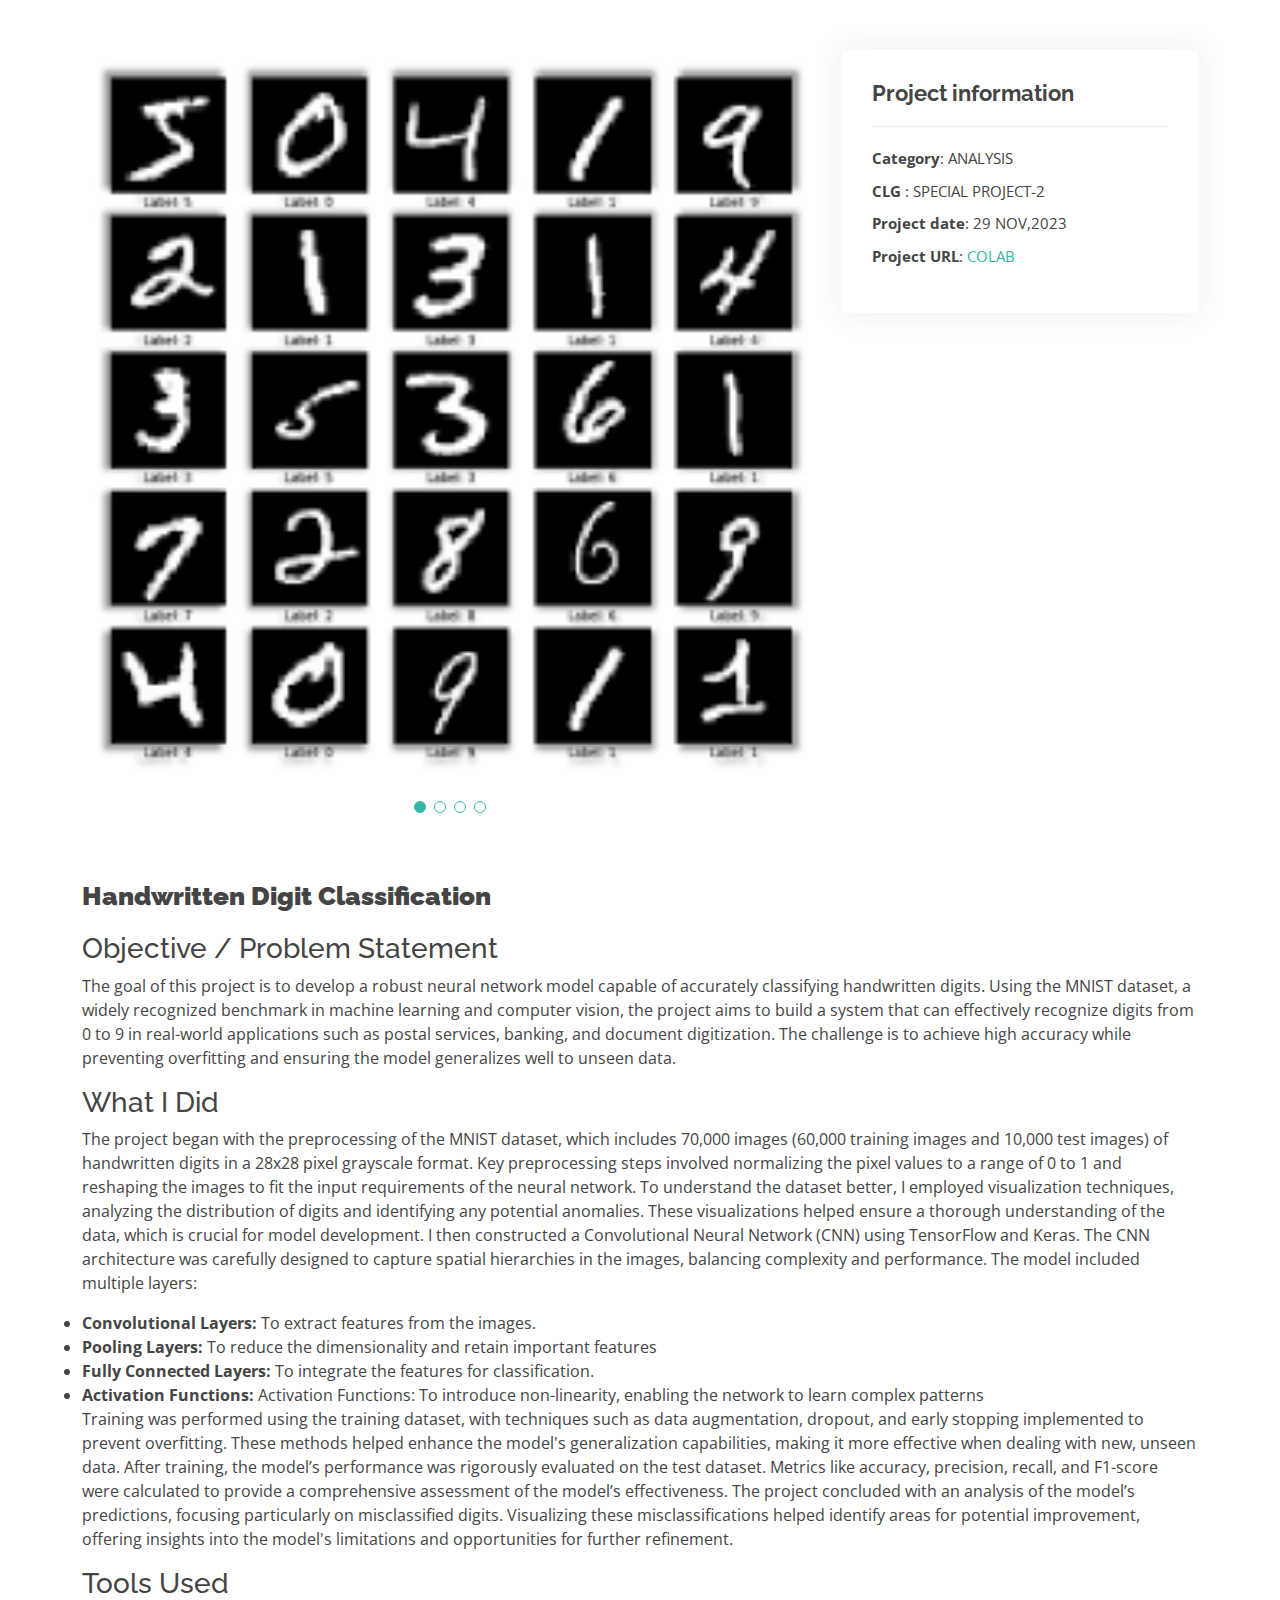
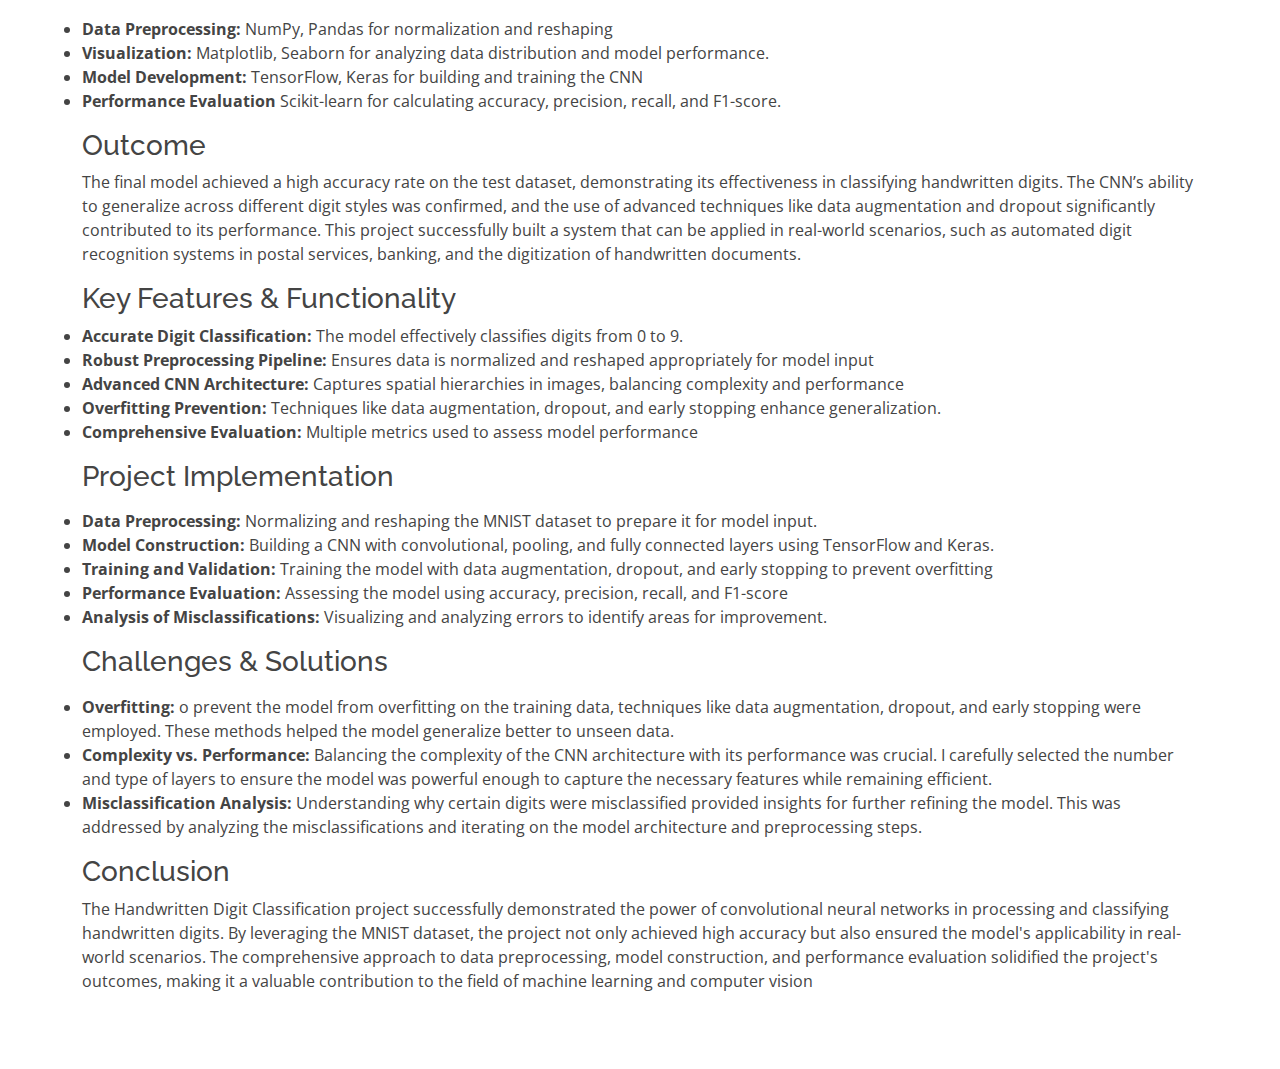
<file: portfolio_details8.html>
<!DOCTYPE html>
<html lang="en">

<head>
  <meta charset="utf-8">
  <meta content="width=device-width, initial-scale=1.0" name="viewport">

  <title>Project Details - VENKAT </title>
  <meta content="" name="description">
  <meta content="" name="keywords">

  <!-- Favicons -->
  <link href="assets/img/favicon.png" rel="icon">
  <link href="assets/img/apple-touch-icon.png" rel="apple-touch-icon">

  <!-- Google Fonts -->
  <link href="https://fonts.googleapis.com/css?family=Open+Sans:300,300i,400,400i,600,600i,700,700i|Raleway:300,300i,400,400i,500,500i,600,600i,700,700i|Poppins:300,300i,400,400i,500,500i,600,600i,700,700i" rel="stylesheet">

  <!-- Vendor CSS Files -->
  <link href="assets/vendor/aos/aos.css" rel="stylesheet">
  <link href="assets/vendor/bootstrap/css/bootstrap.min.css" rel="stylesheet">
  <link href="assets/vendor/bootstrap-icons/bootstrap-icons.css" rel="stylesheet">
  <link href="assets/vendor/boxicons/css/boxicons.min.css" rel="stylesheet">
  <link href="assets/vendor/glightbox/css/glightbox.min.css" rel="stylesheet">
  <link href="assets/vendor/swiper/swiper-bundle.min.css" rel="stylesheet">

  <!-- Template Main CSS File -->
  <link href="assets/css/style.css" rel="stylesheet">

  
</head>

<body>

  <main id="main">

    <!-- ======= Portfolio Details Section ======= -->
    <section id="portfolio-details" class="portfolio-details">
      <div class="container">

        <div class="row gy-4">

          <div class="col-lg-8">
            <div class="portfolio-details-slider swiper">
              <div class="swiper-wrapper align-items-center">

                <div class="swiper-slide">
                  <img src="assets/img/portfolio/portfolio-38.png" alt="">
                </div>

                <div class="swiper-slide">
                  <img src="assets/img/portfolio/portfolio-39.png" alt="">
                </div>

                <div class="swiper-slide">
                  <img src="assets/img/portfolio/portfolio-40.png" alt="">
                </div>

                <div class="swiper-slide">
                  <img src="assets/img/portfolio/portfolio-41.png" alt="">
                </div>
              </div>
              <div class="swiper-pagination"></div>
            </div>
          </div>
          <div class="col-lg-4">
            <div class="portfolio-info">
              <h3>Project information</h3>
              <ul>
                <li><strong>Category</strong>: ANALYSIS</li>
                <li><strong>CLG </strong>: SPECIAL PROJECT-2</li>
                <li><strong>Project date</strong>: 29 NOV,2023</li>
                <li><strong>Project URL</strong>: <a href="#">COLAB</a></li>
              </ul>
            </div>
                      </div>

          <div class="portfolio-description">
            <h2><strong> Handwritten Digit Classification</strong></h2>
            <p>
              <h3> Objective / Problem Statement</h3>
              <p> The goal of this project is to develop a robust neural network model capable of accurately classifying handwritten digits. Using the MNIST dataset, a widely recognized benchmark in machine learning and computer vision, the project aims to build a system that can effectively recognize digits from 0 to 9 in real-world applications such as postal services, banking, and document digitization. The challenge is to achieve high accuracy while preventing overfitting and ensuring the model generalizes well to unseen data.</p>
              <h3> What I Did</h3>
              <p> The project began with the preprocessing of the MNIST dataset, which includes 70,000 images (60,000 training images and 10,000 test images) of handwritten digits in a 28x28 pixel grayscale format. Key preprocessing steps involved normalizing the pixel values to a range of 0 to 1 and reshaping the images to fit the input requirements of the neural network.

                To understand the dataset better, I employed visualization techniques, analyzing the distribution of digits and identifying any potential anomalies. These visualizations helped ensure a thorough understanding of the data, which is crucial for model development.
                
                I then constructed a Convolutional Neural Network (CNN) using TensorFlow and Keras. The CNN architecture was carefully designed to capture spatial hierarchies in the images, balancing complexity and performance. The model included multiple layers:
                <li> <strong> Convolutional Layers:</strong> To extract features from the images.</li>
                <li><strong> Pooling Layers: </strong> To reduce the dimensionality and retain important features</li>
                <li><strong> Fully Connected Layers: </strong> To integrate the features for classification.</li>
                <li><strong> Activation Functions: </strong> Activation Functions: To introduce non-linearity, enabling the network to learn complex patterns</li>
                Training was performed using the training dataset, with techniques such as data augmentation, dropout, and early stopping implemented to prevent overfitting. These methods helped enhance the model's generalization capabilities, making it more effective when dealing with new, unseen data.

After training, the model’s performance was rigorously evaluated on the test dataset. Metrics like accuracy, precision, recall, and F1-score were calculated to provide a comprehensive assessment of the model’s effectiveness.

The project concluded with an analysis of the model’s predictions, focusing particularly on misclassified digits. Visualizing these misclassifications helped identify areas for potential improvement, offering insights into the model's limitations and opportunities for further refinement.
                </p>
                <h3> Tools Used</h3>
                <p> 
                  <li> <strong> Data Preprocessing:</strong> NumPy, Pandas for normalization and reshaping</li>
                  <li> <strong> Visualization:</strong> Matplotlib, Seaborn for analyzing data distribution and model performance.</li>
                  <li> <strong> Model Development:</strong> TensorFlow, Keras for building and training the CNN</li>
                  <li> <strong> Performance Evaluation</strong> Scikit-learn for calculating accuracy, precision, recall, and F1-score.</li>
                </p>
                <h3> Outcome</h3>
                <p> The final model achieved a high accuracy rate on the test dataset, demonstrating its effectiveness in classifying handwritten digits. The CNN’s ability to generalize across different digit styles was confirmed, and the use of advanced techniques like data augmentation and dropout significantly contributed to its performance.

                  This project successfully built a system that can be applied in real-world scenarios, such as automated digit recognition systems in postal services, banking, and the digitization of handwritten documents.</p>
                  <h3> Key Features & Functionality</h3>
                  <li><strong> Accurate Digit Classification:</strong> The model effectively classifies digits from 0 to 9.</li>
                  <li> <strong> Robust Preprocessing Pipeline:</strong>  Ensures data is normalized and reshaped appropriately for model input</li>
                  <li> <strong> Advanced CNN Architecture: </strong>  Captures spatial hierarchies in images, balancing complexity and performance </li>
                  <li><strong> Overfitting Prevention:</strong> Techniques like data augmentation, dropout, and early stopping enhance generalization.</li>
                  <li><strong> Comprehensive Evaluation: </strong> Multiple metrics used to assess model performance</li>                
            </p>
            <h3> Project Implementation</h3>
            <p> 
              <li><strong> Data Preprocessing:</strong> Normalizing and reshaping the MNIST dataset to prepare it for model input.</li>
              <li><strong> Model Construction:</strong> Building a CNN with convolutional, pooling, and fully connected layers using TensorFlow and Keras.</li>
              <li><strong> Training and Validation:</strong> Training the model with data augmentation, dropout, and early stopping to prevent overfitting</li>
              <li><strong> Performance Evaluation:</strong> Assessing the model using accuracy, precision, recall, and F1-score</li>
              <li><strong> Analysis of Misclassifications:</strong>  Visualizing and analyzing errors to identify areas for improvement.</li>
              
            </p>
            <h3> Challenges & Solutions</h3>
            <p> 
              <li><strong> Overfitting:</strong> o prevent the model from overfitting on the training data, techniques like data augmentation, dropout, and early stopping were employed. These methods helped the model generalize better to unseen data.</li>
              <li><strong> Complexity vs. Performance:</strong> Balancing the complexity of the CNN architecture with its performance was crucial. I carefully selected the number and type of layers to ensure the model was powerful enough to capture the necessary features while remaining efficient.</li>
              <li><strong> Misclassification Analysis:</strong> Understanding why certain digits were misclassified provided insights for further refining the model. This was addressed by analyzing the misclassifications and iterating on the model architecture and preprocessing steps.</li>
            </p>
            <h3>Conclusion</h3>
            <p> The Handwritten Digit Classification project successfully demonstrated the power of convolutional neural networks in processing and classifying handwritten digits. By leveraging the MNIST dataset, the project not only achieved high accuracy but also ensured the model's applicability in real-world scenarios. The comprehensive approach to data preprocessing, model construction, and performance evaluation solidified the project's outcomes, making it a valuable contribution to the field of machine learning and computer vision</p>
          </div>


          
        </div>

      </div>
    </section><!-- End Portfolio Details Section -->

  </main><!-- End #main -->

  <div id="preloader"></div>
  <a href="#" class="back-to-top d-flex align-items-center justify-content-center"><i class="bi bi-arrow-up-short"></i></a>

  <!-- Vendor JS Files -->
  <script src="assets/vendor/purecounter/purecounter_vanilla.js"></script>
  <script src="assets/vendor/aos/aos.js"></script>
  <script src="assets/vendor/bootstrap/js/bootstrap.bundle.min.js"></script>
  <script src="assets/vendor/glightbox/js/glightbox.min.js"></script>
  <script src="assets/vendor/isotope-layout/isotope.pkgd.min.js"></script>
  <script src="assets/vendor/swiper/swiper-bundle.min.js"></script>
  <script src="assets/vendor/waypoints/noframework.waypoints.js"></script>
  <script src="assets/vendor/php-email-form/validate.js"></script>

  <!-- Template Main JS File -->
  <script src="assets/js/main.js"></script>

</body>

</html>
</file>
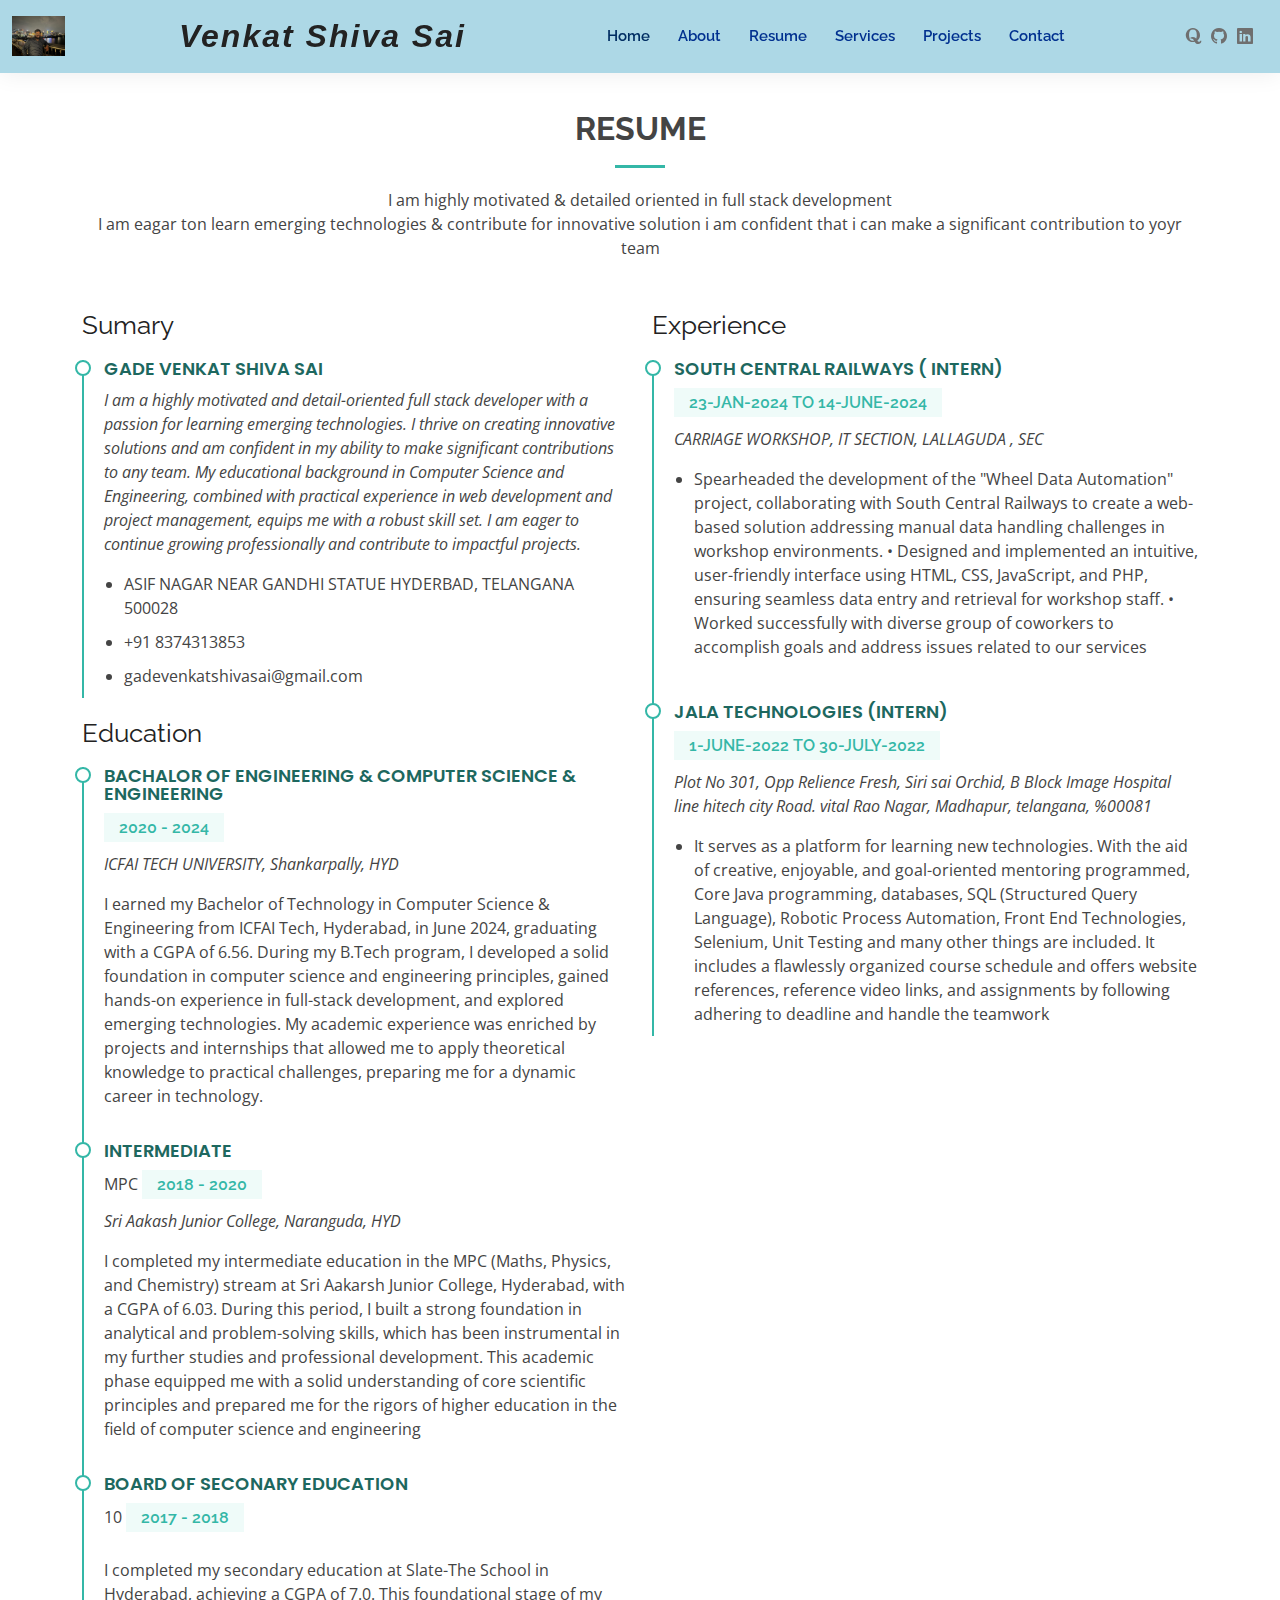
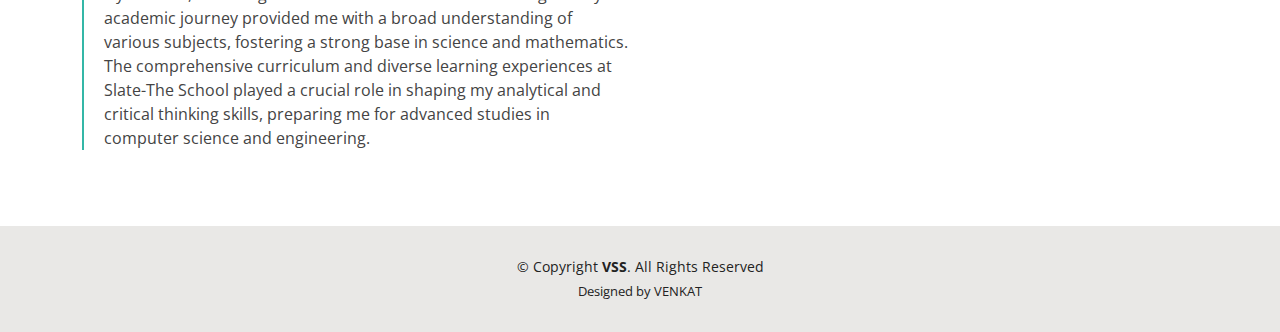
<file: resume.html>
<!DOCTYPE html>
<html lang="en">

<head>
  <meta charset="utf-8">
  <meta content="width=device-width, initial-scale=1.0" name="viewport">

  <title>Resume - VENKAT</title>
  <meta content="" name="description">
  <meta content="" name="keywords">

  <!-- Favicons -->
  <link href="assets/img/favicon.png" rel="icon">
  <link href="assets/img/apple-touch-icon.png" rel="apple-touch-icon">

  <!-- Google Fonts -->
  <link href="https://fonts.googleapis.com/css?family=Open+Sans:300,300i,400,400i,600,600i,700,700i|Raleway:300,300i,400,400i,500,500i,600,600i,700,700i|Poppins:300,300i,400,400i,500,500i,600,600i,700,700i" rel="stylesheet">

  <!-- Vendor CSS Files -->
  <link href="assets/vendor/aos/aos.css" rel="stylesheet">
  <link href="assets/vendor/bootstrap/css/bootstrap.min.css" rel="stylesheet">
  <link href="assets/vendor/bootstrap-icons/bootstrap-icons.css" rel="stylesheet">
  <link href="assets/vendor/boxicons/css/boxicons.min.css" rel="stylesheet">
  <link href="assets/vendor/glightbox/css/glightbox.min.css" rel="stylesheet">
  <link href="assets/vendor/swiper/swiper-bundle.min.css" rel="stylesheet">

  <!-- Template Main CSS File -->
  <link href="assets/css/style.css" rel="stylesheet">

</head>

<body>

  <!-- ======= Header ======= -->
  <header id="header" class="fixed-top">
    <div class="container-fluid d-flex justify-content-between align-items-center">

      <a href="index.html" class="logo"><img src="assets/img/logo.jpg" alt="" class="img-fluid"></a>
      <h1 class="logo me-auto me-lg-0"><a href="index.html">Venkat Shiva Sai</a></h1>
      
       

      <nav id="navbar" class="navbar order-last order-lg-0">
        <ul>
          <li><a class="active" href="index.html">Home</a></li>
          <li><a href="about.html">About</a></li>
          <li><a href="resume.html">Resume</a></li>
          <li><a href="services.html">Services</a></li>
          <li><a href="portfolio.html">Projects</a></li>
          <li><a href="contact.html">Contact</a></li>
        </ul>
        <i class="bi bi-list mobile-nav-toggle"></i>
      </nav><!-- .navbar -->

      <div class="header-social-links">
        <a href="#" class="quora"><i class="bi bi-quora"></i></a>
        <a href="https://github.com/gadevenkatshivasai" class="github"><i class="bi bi-github"></i></a>
        <a href="https://www.linkedin.com/in/venkat-shiva-sai-gade-865513242/" class="linkedin"><i class="bi bi-linkedin"></i></a>
      </div>

    </div>
  </header><!-- End Header -->
  <main id="main">

    <!-- ======= Resume Section ======= -->
    <section id="resume" class="resume">
      <div class="container" data-aos="fade-up">

        <div class="section-title">
          <h2>Resume</h2>
          <p>I am highly motivated & detailed oriented in full stack development</p>
          <p> I am eagar ton learn emerging technologies & contribute for innovative solution i am confident that i can make a significant contribution to yoyr team</p>
        </div>

        <div class="row">
          <div class="col-lg-6">
            <h3 class="resume-title">Sumary</h3>
            <div class="resume-item pb-0">
              <h4>GADE VENKAT SHIVA SAI</h4>
              <p><em>I am a highly motivated and detail-oriented full stack developer with a passion for learning emerging technologies. I thrive on creating innovative solutions and am confident in my ability to make significant contributions to any team. My educational background in Computer Science and Engineering, combined with practical experience in web development and project management, equips me with a robust skill set. I am eager to continue growing professionally and contribute to impactful projects.

              </em></p>
              <p>
              <ul>
                <li>ASIF NAGAR NEAR GANDHI STATUE HYDERBAD, TELANGANA 500028</li>
                <li>+91 8374313853</li>
                <li>gadevenkatshivasai@gmail.com</li>
              </ul>
              </p>
            </div>

            <h3 class="resume-title">Education</h3>
            <div class="resume-item">
              <h4>BACHALOR OF ENGINEERING &amp; COMPUTER SCIENCE & ENGINEERING</h4>
              <h5>2020 - 2024</h5>
              <p><em>ICFAI TECH UNIVERSITY, Shankarpally, HYD</em></p>
              <p>I earned my Bachelor of Technology in Computer Science & Engineering from ICFAI Tech, Hyderabad, in June 2024, graduating with a CGPA of 6.56. During my B.Tech program, I developed a solid foundation in computer science and engineering principles, gained hands-on experience in full-stack development, and explored emerging technologies. My academic experience was enriched by projects and internships that allowed me to apply theoretical knowledge to practical challenges, preparing me for a dynamic career in technology.</p>
            </div>
            <div class="resume-item">
              <h4>INTERMEDIATE </h4>MPC
              <h5>2018 - 2020</h5>
              <p><em>Sri Aakash Junior College, Naranguda, HYD</em></p>
              <p>I completed my intermediate education in the MPC (Maths, Physics, and Chemistry) stream at Sri Aakarsh Junior College, Hyderabad, with a CGPA of 6.03. During this period, I built a strong foundation in analytical and problem-solving skills, which has been instrumental in my further studies and professional development. This academic phase equipped me with a solid understanding of core scientific principles and prepared me for the rigors of higher education in the field of computer science and engineering</p>
            </div>
            <div class="resume-item">
              <h4>BOARD OF SECONARY EDUCATION </h4>10
              <h5>2017 - 2018</h5>
              <p><em></em></p>
              <p>I completed my secondary education at Slate-The School in Hyderabad, achieving a CGPA of 7.0. This foundational stage of my academic journey provided me with a broad understanding of various subjects, fostering a strong base in science and mathematics. The comprehensive curriculum and diverse learning experiences at Slate-The School played a crucial role in shaping my analytical and critical thinking skills, preparing me for advanced studies in computer science and engineering.
              </p>
            </div>
          </div>
          
          <div class="col-lg-6">
            <h3 class="resume-title"> Experience</h3>
            <div class="resume-item">
              <h4>SOUTH CENTRAL RAILWAYS ( INTERN)</h4>
              <h5>23-JAN-2024 TO 14-JUNE-2024</h5>
              <p><em>CARRIAGE WORKSHOP, IT SECTION, LALLAGUDA , SEC </em></p>
              <p>
              <ul>
                <li>Spearheaded the development of the 
                  "Wheel Data Automation" project, collaborating with South Central 
                  Railways to create a web-based solution addressing manual data 
                  handling challenges in workshop environments.
                  • Designed and implemented an intuitive, user-friendly interface using 
                  HTML, CSS, JavaScript, and PHP, ensuring seamless data entry and 
                  retrieval for workshop staff.
                  • Worked successfully with diverse group of coworkers to accomplish 
                  goals and address issues related to our services
                </li>
              </ul>
              </p>
            </div>
            <div class="resume-item">
              <h4>JALA TECHNOLOGIES (INTERN)</h4>
              <h5>1-JUNE-2022 TO 30-JULY-2022</h5>
              <p><em>Plot No 301, Opp Relience Fresh, Siri sai Orchid, B Block Image Hospital line hitech city Road. vital Rao Nagar, Madhapur, telangana, %00081</em></p>
              <p>
              <ul>
                <li>It serves as a platform for learning new technologies. With the aid of 
                  creative, enjoyable, and goal-oriented mentoring programmed, Core 
                  Java programming, databases, SQL (Structured Query Language), 
                  Robotic Process Automation, Front End Technologies, Selenium, Unit 
                  Testing and many other things are included. It includes a flawlessly 
                  organized course schedule and offers website references, reference 
                  video links, and assignments by following adhering to deadline and 
                  handle the teamwork</li>
              </ul>
              </p>
            </div>
          </div>
        </div>

      </div>
    </section><!-- End Resume Section -->

  </main><!-- End #main -->

  <!-- ======= Footer ======= -->
  <footer id="footer">
    <div class="container">
      <div class="copyright">
        &copy; Copyright <strong><span>VSS</span></strong>. All Rights Reserved
      </div>
      <div class="credits">
        <!-- All the links in the footer should remain intact. -->
        <!-- You can delete the links only if you purchased the pro version. -->
        <!-- Licensing information: https://bootstrapmade.com/license/ -->
        <!-- Purchase the pro version with working PHP/AJAX contact form: https://bootstrapmade.VENKAT-free-bootstrap-cv-resume-html-template/ -->
        Designed by VENKAT</a>
      </div>
    </div>
  </footer><!-- End  Footer -->

  <div id="preloader"></div>
  <a href="#" class="back-to-top d-flex align-items-center justify-content-center"><i class="bi bi-arrow-up-short"></i></a>

  <!-- Vendor JS Files -->
  <script src="assets/vendor/purecounter/purecounter_vanilla.js"></script>
  <script src="assets/vendor/aos/aos.js"></script>
  <script src="assets/vendor/bootstrap/js/bootstrap.bundle.min.js"></script>
  <script src="assets/vendor/glightbox/js/glightbox.min.js"></script>
  <script src="assets/vendor/isotope-layout/isotope.pkgd.min.js"></script>
  <script src="assets/vendor/swiper/swiper-bundle.min.js"></script>
  <script src="assets/vendor/waypoints/noframework.waypoints.js"></script>
  <script src="assets/vendor/php-email-form/validate.js"></script>

  <!-- Template Main JS File -->
  <script src="assets/js/main.js"></script>

</body>

</html>
</file>
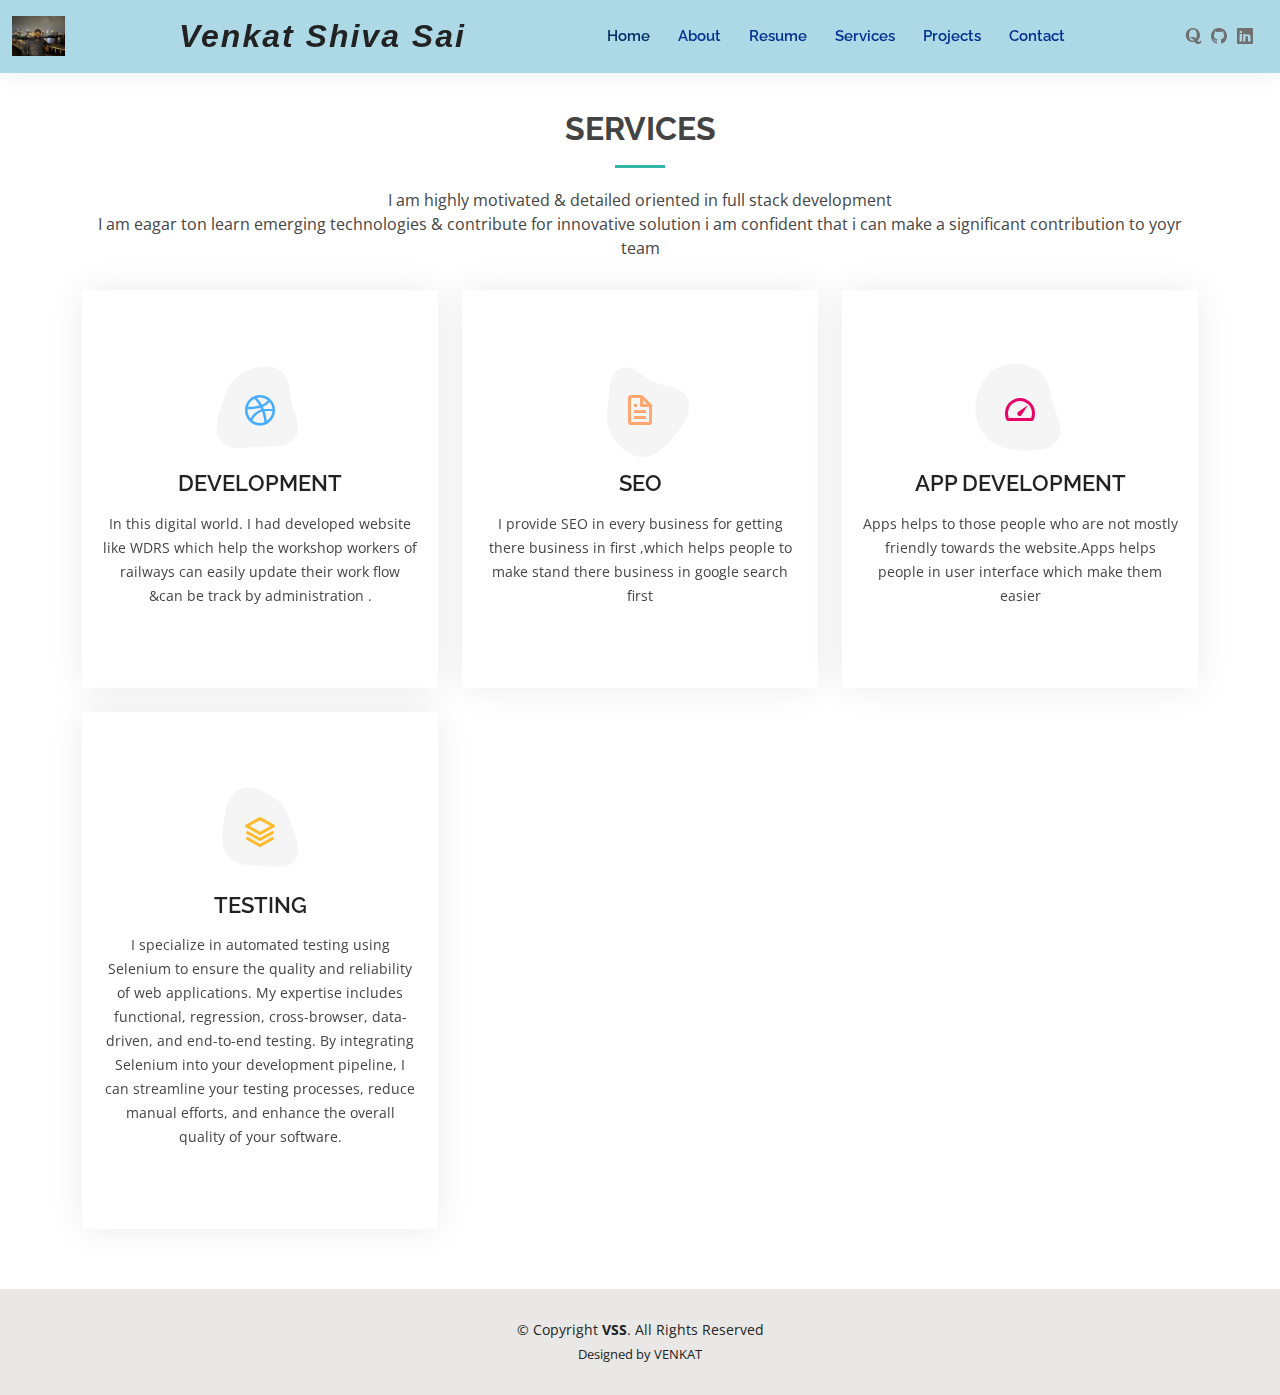
<file: services.html>
<!DOCTYPE html>
<html lang="en">

<head>
  <meta charset="utf-8">
  <meta content="width=device-width, initial-scale=1.0" name="viewport">

  <title>Services - VENKAT</title>
  <meta content="" name="description">
  <meta content="" name="keywords">

  <!-- Favicons -->
  <link href="assets/img/favicon.png" rel="icon">
  <link href="assets/img/apple-touch-icon.png" rel="apple-touch-icon">

  <!-- Google Fonts -->
  <link href="https://fonts.googleapis.com/css?family=Open+Sans:300,300i,400,400i,600,600i,700,700i|Raleway:300,300i,400,400i,500,500i,600,600i,700,700i|Poppins:300,300i,400,400i,500,500i,600,600i,700,700i" rel="stylesheet">

  <!-- Vendor CSS Files -->
  <link href="assets/vendor/aos/aos.css" rel="stylesheet">
  <link href="assets/vendor/bootstrap/css/bootstrap.min.css" rel="stylesheet">
  <link href="assets/vendor/bootstrap-icons/bootstrap-icons.css" rel="stylesheet">
  <link href="assets/vendor/boxicons/css/boxicons.min.css" rel="stylesheet">
  <link href="assets/vendor/glightbox/css/glightbox.min.css" rel="stylesheet">
  <link href="assets/vendor/swiper/swiper-bundle.min.css" rel="stylesheet">

  <!-- Template Main CSS File -->
  <link href="assets/css/style.css" rel="stylesheet">


</head>

<body>

  <!-- ======= Header ======= -->
  <header id="header" class="fixed-top">
    <div class="container-fluid d-flex justify-content-between align-items-center">

      <a href="index.html" class="logo"><img src="assets/img/logo.jpg" alt="" class="img-fluid"></a>
      <h1 class="logo me-auto me-lg-0"><a href="index.html">Venkat Shiva Sai</a></h1>
      <!-- Uncomment below if you prefer to use an image logo -->
       
      <nav id="navbar" class="navbar order-last order-lg-0">
        <ul>
          <li><a class="active" href="index.html">Home</a></li>
          <li><a href="about.html">About</a></li>
          <li><a href="resume.html">Resume</a></li>
          <li><a href="services.html">Services</a></li>
          <li><a href="portfolio.html">Projects</a></li>
          <li><a href="contact.html">Contact</a></li>
        </ul>
        <i class="bi bi-list mobile-nav-toggle"></i>
      </nav><!-- .navbar -->

      <div class="header-social-links">
        <a href="#" class="quora"><i class="bi bi-quora"></i></a>
        <a href="https://github.com/gadevenkatshivasai" class="github"><i class="bi bi-github"></i></a>
        <a href="https://www.linkedin.com/in/venkat-shiva-sai-gade-865513242/" class="linkedin"><i class="bi bi-linkedin"></i></a>
      </div>

    </div>
  </header><!-- End Header -->

  <main id="main">

    <!-- ======= Services Section ======= -->
    <section id="services" class="services">
      <div class="container" data-aos="fade-up">

        <div class="section-title">
          <h2>Services</h2>
          <p>I am highly motivated & detailed oriented in full stack development</p>
          <p> I am eagar ton learn emerging technologies & contribute for innovative solution i am confident that i can make a significant contribution to yoyr team</p>

        </div>

        <div class="row">
          <div class="col-lg-4 col-md-6 d-flex align-items-stretch" data-aos="zoom-in" data-aos-delay="100">
            <div class="icon-box iconbox-blue">
              <div class="icon">
                <svg width="100" height="100" viewBox="0 0 600 600" xmlns="http://www.w3.org/2000/svg">
                  <path stroke="none" stroke-width="0" fill="#f5f5f5" d="M300,521.0016835830174C376.1290562159157,517.8887921683347,466.0731472004068,529.7835943286574,510.70327084640275,468.03025145048787C554.3714126377745,407.6079735673963,508.03601936045806,328.9844924480964,491.2728898941984,256.3432110539036C474.5976632858925,184.082847569629,479.9380746630129,96.60480741107993,416.23090153303,58.64404602377083C348.86323505073057,18.502131276798302,261.93793281208167,40.57373210992963,193.5410806939664,78.93577620505333C130.42746243093433,114.334589627462,98.30271207620316,179.96522072025542,76.75703585869454,249.04625023123273C51.97151888228291,328.5150500222984,13.704378332031375,421.85034740162234,66.52175969318436,486.19268352777647C119.04800174914682,550.1803526380478,217.28368757567262,524.383925680826,300,521.0016835830174"></path>
                </svg>
                <i class="bx bxl-dribbble"></i>
              </div>
              <h4><a href="">DEVELOPMENT</a></h4>
              <p>In this digital world. I had developed website like WDRS which help the workshop workers of railways can easily update their work flow &can be track by administration  .</p>
            </div>
          </div>

          <div class="col-lg-4 col-md-6 d-flex align-items-stretch mt-4 mt-md-0" data-aos="zoom-in" data-aos-delay="200">
            <div class="icon-box iconbox-orange ">
              <div class="icon">
                <svg width="100" height="100" viewBox="0 0 600 600" xmlns="http://www.w3.org/2000/svg">
                  <path stroke="none" stroke-width="0" fill="#f5f5f5" d="M300,582.0697525312426C382.5290701553225,586.8405444964366,449.9789794690241,525.3245884688669,502.5850820975895,461.55621195738473C556.606425686781,396.0723002908107,615.8543463187945,314.28637112970534,586.6730223649479,234.56875336149918C558.9533121215079,158.8439757836574,454.9685369536778,164.00468322053177,381.49747125262974,130.76875717737553C312.15926192815925,99.40240125094834,248.97055460311594,18.661163978235184,179.8680185752513,50.54337015887873C110.5421016452524,82.52863877960104,119.82277516462835,180.83849132639028,109.12597500060166,256.43424936330496C100.08760227029461,320.3096726198365,92.17705696193138,384.0621239912766,124.79988738764834,439.7174275375508C164.83382741302287,508.01625554203684,220.96474134820875,577.5009287672846,300,582.0697525312426"></path>
                </svg>
                <i class="bx bx-file"></i>
              </div>
              <h4><a href="">SEO</a></h4>
              <p>I provide SEO in every business for getting there business in first ,which helps people to make stand there business in google search first</p>
            </div>
          </div>

          <div class="col-lg-4 col-md-6 d-flex align-items-stretch mt-4 mt-lg-0" data-aos="zoom-in" data-aos-delay="300">
            <div class="icon-box iconbox-pink">
              <div class="icon">
                <svg width="100" height="100" viewBox="0 0 600 600" xmlns="http://www.w3.org/2000/svg">
                  <path stroke="none" stroke-width="0" fill="#f5f5f5" d="M300,541.5067337569781C382.14930387511276,545.0595476570109,479.8736841581634,548.3450877840088,526.4010558755058,480.5488172755941C571.5218469581645,414.80211281144784,517.5187510058486,332.0715597781072,496.52539010469104,255.14436215662573C477.37192572678356,184.95920475031193,473.57363656557914,105.61284051026155,413.0603344069578,65.22779650032875C343.27470386102294,18.654635553484475,251.2091493199835,5.337323636656869,175.0934190732945,40.62881213300186C97.87086631185822,76.43348514350839,51.98124368387456,156.15599469081315,36.44837278890362,239.84606092416172C21.716077023791087,319.22268207091537,43.775223500013084,401.1760424656574,96.891909868211,461.97329694683043C147.22146801428983,519.5804099606455,223.5754009179313,538.201503339737,300,541.5067337569781"></path>
                </svg>
                <i class="bx bx-tachometer"></i>
              </div>
              <h4><a href="">APP DEVELOPMENT</a></h4>
              <p>Apps helps to those people who are not mostly friendly towards the website.Apps helps people in user interface which make them easier</p>
            </div>
          </div>

          <div class="col-lg-4 col-md-6 d-flex align-items-stretch mt-4" data-aos="zoom-in" data-aos-delay="100">
            <div class="icon-box iconbox-yellow">
              <div class="icon">
                <svg width="100" height="100" viewBox="0 0 600 600" xmlns="http://www.w3.org/2000/svg">
                  <path stroke="none" stroke-width="0" fill="#f5f5f5" d="M300,503.46388370962813C374.79870501325706,506.71871716319447,464.8034551963731,527.1746412648533,510.4981551193396,467.86667711651364C555.9287308511215,408.9015244558933,512.6030010748507,327.5744911775523,490.211057578863,256.5855673507754C471.097692560561,195.9906835881958,447.69079081568157,138.11976852964426,395.19560036434837,102.3242989838813C329.3053358748298,57.3949838291264,248.02791733380457,8.279543830951368,175.87071277845988,42.242879143198664C103.41431057327972,76.34704239035025,93.79494320519305,170.9812938413882,81.28167332365135,250.07896920659033C70.17666984294237,320.27484674793965,64.84698225790005,396.69656628748305,111.28512138212992,450.4950937839243C156.20124167950087,502.5303643271138,231.32542653798444,500.4755392045468,300,503.46388370962813"></path>
                </svg>
                <i class="bx bx-layer"></i>
              </div>
              <h4><a href="">TESTING</a></h4>
              <p>I specialize in automated testing using Selenium to ensure the quality and reliability of web applications. My expertise includes functional, regression, cross-browser, data-driven, and end-to-end testing. By integrating Selenium into your development pipeline, I can streamline your testing processes, reduce manual efforts, and enhance the overall quality of your software.</p>
            </div>
          </div>

          

          

        </div>

      </div>
    </section><!-- End Services Section -->

  </main><!-- End #main -->

  <!-- ======= Footer ======= -->
  <footer id="footer">
    <div class="container">
      <div class="copyright">
        &copy; Copyright <strong><span>VSS</span></strong>. All Rights Reserved
      </div>
      <div class="credits">
        <!-- All the links in the footer should remain intact. -->
        <!-- You can delete the links only if you purchased the pro version. -->
        <!-- Licensing information: https://bootstrapmade.com/license/ -->
        <!-- Purchase the pro version with working PHP/AJAX contact form: https://bootstrapmade.com/kelly-free-bootstrap-cv-resume-html-template/ -->
        Designed by VENKAT</a>
      </div>
    </div>
  </footer><!-- End  Footer -->

  <div id="preloader"></div>
  <a href="#" class="back-to-top d-flex align-items-center justify-content-center"><i class="bi bi-arrow-up-short"></i></a>

  <!-- Vendor JS Files -->
  <script src="assets/vendor/purecounter/purecounter_vanilla.js"></script>
  <script src="assets/vendor/aos/aos.js"></script>
  <script src="assets/vendor/bootstrap/js/bootstrap.bundle.min.js"></script>
  <script src="assets/vendor/glightbox/js/glightbox.min.js"></script>
  <script src="assets/vendor/isotope-layout/isotope.pkgd.min.js"></script>
  <script src="assets/vendor/swiper/swiper-bundle.min.js"></script>
  <script src="assets/vendor/waypoints/noframework.waypoints.js"></script>
  <script src="assets/vendor/php-email-form/validate.js"></script>

  <!-- Template Main JS File -->
  <script src="assets/js/main.js"></script>

</body>

</html>
</file>
<file: assets/css/style.css>
/**
* Template Name: Kelly
* Template URL: https://bootstrapmade.com/kelly-free-bootstrap-cv-resume-html-template/
* Updated: Mar 17 2024 with Bootstrap v5.3.3
* Author: BootstrapMade.com
* License: https://bootstrapmade.com/license/
*/

/*--------------------------------------------------------------
# General
--------------------------------------------------------------*/
body {
  font-family: "Open Sans", sans-serif;
  color: #444444;
}

a {
  color: #34b7a7;
  text-decoration: none;
}

a:hover {
  color: #51cdbe;
  text-decoration: none;
}

h1,
h2,
h3,
h4,
h5,
h6 {
  font-family: "Raleway", sans-serif;
}

#main {
  margin-top: 50px;
}

@media (max-width: 992px) {
  #main {
    margin-top: 30px;
  }
}

/*--------------------------------------------------------------
# Preloader
--------------------------------------------------------------*/
#preloader {
  position: fixed;
  top: 0;
  left: 0;
  right: 0;
  bottom: 0;
  z-index: 9999;
  overflow: hidden;
  background: #fff;
}

#preloader:before {
  content: "";
  position: fixed;
  top: calc(50% - 30px);
  left: calc(50% - 30px);
  border: 6px solid #34b7a7;
  border-top-color: #dcf5f2;
  border-radius: 50%;
  width: 60px;
  height: 60px;
  animation: animate-preloader 1s linear infinite;
}

@keyframes animate-preloader {
  0% {
    transform: rotate(0deg);
  }

  100% {
    transform: rotate(360deg);
  }
}

/*--------------------------------------------------------------
# Back to top button
--------------------------------------------------------------*/
.back-to-top {
  position: fixed;
  visibility: hidden;
  opacity: 0;
  right: 15px;
  bottom: 15px;
  z-index: 996;
  background: #34b7a7;
  width: 40px;
  height: 40px;
  border-radius: 50px;
  transition: all 0.4s;
}

.back-to-top i {
  font-size: 24px;
  color: #fff;
  line-height: 0;
}

.back-to-top:hover {
  background: #49cbbb;
  color: #fff;
}

.back-to-top.active {
  visibility: visible;
  opacity: 1;
}

/*--------------------------------------------------------------
# Header
--------------------------------------------------------------*/
#header {
  background: #ADD8E6;
  box-shadow: 0px 0px 25px 0 rgba(0, 0, 0, 0.08);
  z-index: 997;
  padding: 15px 0;
}
#header.logo img {
  max-width: 150px; /* Adjust width as needed */
  height: auto; /* Maintain aspect ratio */
  display: block; /* Remove extra space below the image */
}
#header .logo {
  font-size: 32px;
  margin: 0;
  padding: 0;
  line-height: 1;
  font-weight: 400;
  letter-spacing: 2px;
  text-transform: uppercase;
}

#header .logo a {
  color: #222222;
}

#header .logo img {
  max-height: 40px;
}

@media (max-width: 992px) {
  #header .logo {
    font-size: 28px;
  }
}

/*--------------------------------------------------------------
# Header Social Links
--------------------------------------------------------------*/
.header-social-links {
  padding-right: 15px;
}

.header-social-links a {
  color: #6f6f6f;
  padding-left: 6px;
  display: inline-block;
  line-height: 0px;
  transition: 0.3s;
  font-size: 16px;
}

.header-social-links a:hover {
  color: #34b7a7;
}

h1.logo a {
  text-transform: capitalize;
  font-family: 'Cursive', sans-serif;
  font-style: italic;
  font-weight: bold;
}





/*--------------------------------------------------------------
# Navigation Menu
--------------------------------------------------------------*/
/**
* Desktop Navigation 
*/
.navbar {
  padding: 0;
}

.navbar ul {
  margin: 0;
  padding: 0;
  display: flex;
  list-style: none;
  align-items: center;
}

.navbar li {
  position: relative;
  padding: 10px 0 10px 28px;
}

.navbar a,
.navbar a:focus {
  display: flex;
  align-items: center;
  justify-content: space-between;
  font-family: "Raleway", sans-serif;
  font-size: 15px;
  font-weight: 600;
  color: #00308F;
  white-space: nowrap;
  transition: 0.3s;
  position: relative;
}

.navbar a i,
.navbar a:focus i {
  font-size: 12px;
  line-height: 0;
  margin-left: 5px;
}

.navbar>ul>li>a:before {
  content: "";
  position: absolute;
  width: 0;
  height: 2px;
  bottom: -5px;
  left: 0;
  background-color: #ADD8E6;
  visibility: hidden;
  width: 0px;
  transition: all 0.3s ease-in-out 0s;
}

.navbar a:hover:before,
.navbar li:hover>a:before,
.navbar .active:before {
  visibility: visible;
  width: 25px;
}

.navbar a:hover,
.navbar .active,
.navbar .active:focus,
.navbar li:hover>a {
  color: #002D62;
}

.navbar .dropdown ul {
  display: block;
  position: absolute;
  left: 14px;
  top: calc(100% + 30px);
  margin: 0;
  padding: 10px 0;
  z-index: 99;
  opacity: 0;
  visibility: hidden;
  background: #fff;
  box-shadow: 0px 0px 30px rgba(127, 137, 161, 0.25);
  transition: 0.3s;
  border-radius: 4px;
}

.navbar .dropdown ul li {
  min-width: 200px;
  padding: 0;
}

.navbar .dropdown ul a {
  padding: 10px 20px;
  font-size: 15px;
  text-transform: none;
  font-weight: 600;
}

.navbar .dropdown ul a i {
  font-size: 12px;
}

.navbar .dropdown ul a:hover,
.navbar .dropdown ul .active:hover,
.navbar .dropdown ul li:hover>a {
  color: #34b7a7;
}

.navbar .dropdown:hover>ul {
  opacity: 1;
  top: 100%;
  visibility: visible;
}

.navbar .dropdown .dropdown ul {
  top: 0;
  left: calc(100% - 30px);
  visibility: hidden;
}

.navbar .dropdown .dropdown:hover>ul {
  opacity: 1;
  top: 0;
  left: 100%;
  visibility: visible;
}

@media (max-width: 1366px) {
  .navbar .dropdown .dropdown ul {
    left: -90%;
  }

  .navbar .dropdown .dropdown:hover>ul {
    left: -100%;
  }
}

/**
* Mobile Navigation 
*/
.mobile-nav-toggle {
  color: #222222;
  font-size: 28px;
  cursor: pointer;
  display: none;
  line-height: 0;
  transition: 0.5s;
}

.mobile-nav-toggle.bi-x {
  color: #fff;
}

@media (max-width: 991px) {
  .mobile-nav-toggle {
    display: block;
  }

  .navbar ul {
    display: none;
  }
}

.navbar-mobile {
  position: fixed;
  overflow: hidden;
  top: 0;
  right: 0;
  left: 0;
  bottom: 0;
  background: rgba(9, 9, 9, 0.9);
  transition: 0.3s;
  z-index: 999;
}

.navbar-mobile .mobile-nav-toggle {
  position: absolute;
  top: 15px;
  right: 15px;
}

.navbar-mobile ul {
  display: block;
  position: absolute;
  top: 55px;
  right: 15px;
  bottom: 15px;
  left: 15px;
  padding: 10px 0;
  border-radius: 10px;
  background-color: #fff;
  overflow-y: auto;
  transition: 0.3s;
}

.navbar-mobile a,
.navbar-mobile a:focus {
  font-size: 15px;
  padding-right: 15px;
  color: #222222;
}

.navbar-mobile a:hover,
.navbar-mobile .active,
.navbar-mobile li:hover>a {
  color: #6f42c1;
}

.navbar-mobile .getstarted,
.navbar-mobile .getstarted:focus {
  margin: 15px;
}

.navbar-mobile .dropdown ul {
  position: static;
  display: none;
  margin: 10px 20px;
  padding: 10px 0;
  z-index: 99;
  opacity: 1;
  visibility: visible;
  background: #fff;
  box-shadow: 0px 0px 30px rgba(127, 137, 161, 0.25);
}

.navbar-mobile .dropdown ul li {
  min-width: 200px;
}

.navbar-mobile .dropdown ul a {
  padding: 10px 20px;
}

.navbar-mobile .dropdown ul a i {
  font-size: 12px;
}

.navbar-mobile .dropdown ul a:hover,
.navbar-mobile .dropdown ul .active:hover,
.navbar-mobile .dropdown ul li:hover>a {
  color: #34b7a7;
}

.navbar-mobile .dropdown>.dropdown-active {
  display: block;
}

/*--------------------------------------------------------------
# Hero Section
--------------------------------------------------------------*/
#hero {
  width: 100%;
  height: 100vh;
  background: url('assets/img/background.jpg') top center;
  background-size: cover;
  position: relative;
  display: flex;
  justify-content: center;
  align-items: center;
  text-align: center;
  padding: 0;
}


#hero .container {
  padding-top: 70px;
  position: relative;
}

@media (max-width: 992px) {
  #hero .container {
    padding-top: 58px;
  }
}

#hero h1 {
  margin: 0;
  font-size: 48px;
  font-weight: 700;
  line-height: 56px;
  color: #6f42c1;
  font-family: 'Brush Script MT', cursive; /* Example of a cursive font */
}


#hero h2 {
  color: #6f42c1;
  margin: 10px 0 0 0;
  font-size: 30px;
}

#hero .btn-about {
  font-family: "Raleway", sans-serif;
  text-transform: uppercase;
  font-weight: 600;
  font-size: 12px;
  letter-spacing: 1px;
  display: inline-block;
  padding: 12px 40px;
  border-radius: 50px;
  transition: 0.5s;
  margin-top: 30px;
  color: #fff;
  background: #0d6efd;
}

#hero .btn-about:hover {
  background: #3dc8b7;
}

@media (min-width: 1024px) {
  #hero {
    background-attachment: fixed;
  }
}

@media (max-width: 992px) {
  #hero:before {
    content: "";
    background: rgba(255, 255, 255, 0.8);
    position: absolute;
    bottom: 0;
    top: 0;
    left: 0;
    right: 0;
  }

  #hero h1 {
    font-size: 28px;
    line-height: 36px;
  }

  #hero h2 {
    font-size: 18px;
    line-height: 24px;
  }
}


/*--------------------------------------------------------------
# Sections General
--------------------------------------------------------------*/
section {
  padding: 60px 0;
}

.section-bg {
  background-color: #e7f8f6;
}

.section-title {
  text-align: center;
  padding-bottom: 30px;
}

.section-title h2 {
  font-size: 32px;
  font-weight: bold;
  text-transform: uppercase;
  margin-bottom: 20px;
  padding-bottom: 20px;
  position: relative;
}

.section-title h2::after {
  content: "";
  position: absolute;
  display: block;
  width: 50px;
  height: 3px;
  background: #34b7a7;
  bottom: 0;
  left: calc(50% - 25px);
}

.section-title p {
  margin-bottom: 0;
}

/*--------------------------------------------------------------
# Cta
--------------------------------------------------------------*/
.cta {
  background: linear-gradient(rgba(0, 0, 0, 0.6), rgba(0, 0, 0, 0.6)), url("../img/bg-1.jpg") fixed center center;
  background-size: cover;
  padding: 80px 0;
}

.cta h3 {
  color: #fff;
  font-size: 28px;
  font-weight: 700;
}

.cta p {
  color: #fff;
}

.cta .cta-btn {
  font-family: "Raleway", sans-serif;
  text-transform: uppercase;
  font-weight: 500;
  font-size: 16px;
  letter-spacing: 1px;
  display: inline-block;
  padding: 8px 20px;
  border-radius: 2px;
  transition: 0.5s;
  margin: 10px;
  border: 2px solid #fff;
  color: #fff;
}

.cta .cta-btn:hover {
  background: #34b7a7;
  border: 2px solid #34b7a7;
}

@media (max-width: 1024px) {
  .cta {
    background-attachment: scroll;
  }
}

@media (min-width: 769px) {
  .cta .cta-btn-container {
    display: flex;
    align-items: center;
    justify-content: flex-end;
  }
}

/*--------------------------------------------------------------
# About
--------------------------------------------------------------*/
.about .content h3 {
  font-weight: 700;
  font-size: 26px;
  color: #555555;
}

.about .content ul {
  list-style: none;
  padding: 0;
}

.about .content ul li {
  padding-bottom: 10px;
}

.about .content ul i {
  font-size: 20px;
  padding-right: 2px;
  color: #34b7a7;
}

.about .content p:last-child {
  margin-bottom: 0;
}

/*--------------------------------------------------------------
# Skills
--------------------------------------------------------------*/
.skills .progress {
  height: 60px;
  display: block;
  background: none;
  border-radius: 0;
}

.skills .progress .skill {
  padding: 10px 0;
  margin: 0 0 6px 0;
  text-transform: uppercase;
  display: block;
  font-weight: 600;
  font-family: "Poppins", sans-serif;
  color: #222222;
}

.skills .progress .skill .val {
  float: right;
  font-style: normal;
}

.skills .progress-bar-wrap {
  background: #f3f3f3;
}

.skills .progress-bar {
  width: 1px;
  height: 10px;
  transition: 0.9s;
  background-color: #0000FF
}

/*--------------------------------------------------------------
# Tools Section
--------------------------------------------------------------*/
.tools {
  padding: 60px 0;
  background: #f9f9f9;
}

.tools .section-title {
  text-align: center;
  margin-bottom: 40px;
}

.tools .section-title h2 {
  font-size: 36px;
  font-weight: 700;
  color: #333;
}

.tools .icon-box {
  background: #ffffff;
  border-radius: 8px;
  padding: 20px;
  box-shadow: 0 0 20px rgba(0, 0, 0, 0.1);
  text-align: center;
  transition: transform 0.3s, box-shadow 0.3s;
}

.tools .icon-box:hover {
  transform: translateY(-10px);
  box-shadow: 0 4px 30px rgba(0, 0, 0, 0.2);
}

.tools .icon-box .tool-icon {
  font-size: 36px;
  margin-bottom: 10px;
}

.tools .icon-box h3 {
  font-size: 18px;
  font-weight: 600;
  color: #333;
  margin-bottom: 0;
}

@media (max-width: 768px) {
  .tools .icon-box {
    padding: 15px;
  }

  .tools .icon-box .tool-icon {
    font-size: 30px;
  }
}
/*--------------------------------------------------------------
# Facts
--------------------------------------------------------------*/
.facts .counters span {
  font-size: 48px;
  display: block;
  color: #34b7a7;
}

.facts .counters p {
  padding: 0;
  margin: 0 0 20px 0;
  font-family: "Raleway", sans-serif;
  font-size: 14px;
}

/*--------------------------------------------------------------
# Testimonials
--------------------------------------------------------------*/
.testimonials .section-header {
  margin-bottom: 40px;
}

.testimonials .testimonials-carousel,
.testimonials .testimonials-slider {
  overflow: hidden;
}

.testimonials .testimonial-item {
  text-align: center;
}

.testimonials .testimonial-item .testimonial-img {
  width: 120px;
  border-radius: 50%;
  border: 4px solid #fff;
  margin: 0 auto;
}

.testimonials .testimonial-item h3 {
  font-size: 20px;
  font-weight: bold;
  margin: 10px 0 5px 0;
  color: #111;
}

.testimonials .testimonial-item h4 {
  font-size: 14px;
  color: #999;
  margin: 0 0 15px 0;
}

.testimonials .testimonial-item .quote-icon-left,
.testimonials .testimonial-item .quote-icon-right {
  color: #c8efea;
  font-size: 26px;
}

.testimonials .testimonial-item .quote-icon-left {
  display: inline-block;
  left: -5px;
  position: relative;
}

.testimonials .testimonial-item .quote-icon-right {
  display: inline-block;
  right: -5px;
  position: relative;
  top: 10px;
}

.testimonials .testimonial-item p {
  font-style: italic;
  margin: 0 auto 15px auto;
}

@media (min-width: 992px) {
  .testimonials .testimonial-item p {
    width: 80%;
  }
}

.testimonials .swiper-pagination {
  margin-top: 20px;
  position: relative;
}

.testimonials .swiper-pagination .swiper-pagination-bullet {
  width: 12px;
  height: 12px;
  background-color: #fff;
  opacity: 1;
  border: 1px solid #34b7a7;
}

.testimonials .swiper-pagination .swiper-pagination-bullet-active {
  background-color: #34b7a7;
}

/*--------------------------------------------------------------
# Resume
--------------------------------------------------------------*/
.resume .resume-title {
  font-size: 26px;
  font-weight: 400;
  margin-top: 20px;
  margin-bottom: 20px;
  color: #222222;
}

.resume .resume-item {
  padding: 0 0 20px 20px;
  margin-top: -2px;
  border-left: 2px solid #34b7a7;
  position: relative;
}

.resume .resume-item h4 {
  line-height: 18px;
  font-size: 18px;
  font-weight: 600;
  font-family: "Poppins", sans-serif;
  color: #1d685f;
  margin-bottom: 10px;
}

.resume .resume-item h5 {
  font-size: 16px;
  background: #effbf9;
  padding: 5px 15px;
  display: inline-block;
  font-weight: 600;
  margin-bottom: 10px;
  color: #34b7a7;
}

.resume .resume-item ul {
  padding-left: 20px;
}

.resume .resume-item ul li {
  padding-bottom: 10px;
}

.resume .resume-item:last-child {
  padding-bottom: 0;
}

.resume .resume-item::before {
  content: "";
  position: absolute;
  width: 16px;
  height: 16px;
  border-radius: 50px;
  left: -9px;
  top: 0;
  background: #fff;
  border: 2px solid #34b7a7;
}

/*--------------------------------------------------------------
# Services
--------------------------------------------------------------*/
.services .icon-box {
  text-align: center;
  padding: 70px 20px 80px 20px;
  transition: all ease-in-out 0.3s;
  background: #fff;
  box-shadow: 0px 0 35px 0 rgba(0, 0, 0, 0.08);
}

.services .icon-box .icon {
  margin: 0 auto;
  width: 100px;
  height: 100px;
  display: flex;
  align-items: center;
  justify-content: center;
  transition: ease-in-out 0.3s;
  position: relative;
}

.services .icon-box .icon i {
  font-size: 36px;
  transition: 0.5s;
  position: relative;
}

.services .icon-box .icon svg {
  position: absolute;
  top: 0;
  left: 0;
}

.services .icon-box .icon svg path {
  transition: 0.5s;
  fill: #f5f5f5;
}

.services .icon-box h4 {
  font-weight: 600;
  margin: 10px 0 15px 0;
  font-size: 22px;
}

.services .icon-box h4 a {
  color: #222222;
  transition: ease-in-out 0.3s;
}

.services .icon-box p {
  line-height: 24px;
  font-size: 14px;
  margin-bottom: 0;
}

.services .iconbox-blue i {
  color: #47aeff;
}

.services .iconbox-blue:hover .icon i {
  color: #fff;
}

.services .iconbox-blue:hover .icon path {
  fill: #47aeff;
}

.services .iconbox-orange i {
  color: #ffa76e;
}

.services .iconbox-orange:hover .icon i {
  color: #fff;
}

.services .iconbox-orange:hover .icon path {
  fill: #ffa76e;
}

.services .iconbox-pink i {
  color: #e80368;
}

.services .iconbox-pink:hover .icon i {
  color: #fff;
}

.services .iconbox-pink:hover .icon path {
  fill: #e80368;
}

.services .iconbox-yellow i {
  color: #ffbb2c;
}

.services .iconbox-yellow:hover .icon i {
  color: #fff;
}

.services .iconbox-yellow:hover .icon path {
  fill: #ffbb2c;
}

.services .iconbox-red i {
  color: #ff5828;
}

.services .iconbox-red:hover .icon i {
  color: #fff;
}

.services .iconbox-red:hover .icon path {
  fill: #ff5828;
}

.services .iconbox-teal i {
  color: #11dbcf;
}

.services .iconbox-teal:hover .icon i {
  color: #fff;
}

.services .iconbox-teal:hover .icon path {
  fill: #11dbcf;
}

/*--------------------------------------------------------------
# Portfolio
--------------------------------------------------------------*/
.portfolio .portfolio-item {
  margin-bottom: 30px;
}

.portfolio #portfolio-flters {
  padding: 0;
  margin: 0 auto 20px auto;
  list-style: none;
  text-align: center;
}

.portfolio #portfolio-flters li {
  cursor: pointer;
  display: inline-block;
  padding: 8px 16px 10px 16px;
  font-size: 13px;
  font-weight: 500;
  line-height: 1;
  text-transform: uppercase;
  color: #444444;
  margin-bottom: 5px;
  transition: all 0.3s ease-in-out;
  border-radius: 50px;
}

.portfolio #portfolio-flters li:hover,
.portfolio #portfolio-flters li.filter-active {
  color: #fff;
  background: #34b7a7;
}

.portfolio #portfolio-flters li:last-child {
  margin-right: 0;
}

.portfolio .portfolio-wrap {
  transition: 0.3s;
  position: relative;
  overflow: hidden;
  z-index: 1;
  background: rgba(34, 34, 34, 0.6);
}

.portfolio .portfolio-wrap::before {
  content: "";
  background: rgba(34, 34, 34, 0.6);
  position: absolute;
  left: 0;
  right: 0;
  top: 0;
  bottom: 0;
  transition: all ease-in-out 0.3s;
  z-index: 2;
  opacity: 0;
}

.portfolio .portfolio-wrap img {
  transition: all ease-in-out 0.3s;
}

.portfolio .portfolio-wrap .portfolio-info {
  opacity: 0;
  position: absolute;
  top: 0;
  left: 0;
  right: 0;
  bottom: 0;
  z-index: 3;
  transition: all ease-in-out 0.3s;
  display: flex;
  flex-direction: column;
  justify-content: flex-end;
  align-items: flex-start;
  padding: 20px;
}

.portfolio .portfolio-wrap .portfolio-info h4 {
  font-size: 20px;
  color: #fff;
  font-weight: 600;
}

.portfolio .portfolio-wrap .portfolio-info p {
  color: rgba(255, 255, 255, 0.7);
  font-size: 14px;
  text-transform: uppercase;
  padding: 0;
  margin: 0;
  font-style: italic;
}

.portfolio .portfolio-wrap .portfolio-links {
  text-align: center;
  z-index: 4;
}

.portfolio .portfolio-wrap .portfolio-links a {
  color: #fff;
  margin: 0 5px 0 0;
  font-size: 28px;
  display: inline-block;
  transition: 0.3s;
}

.portfolio .portfolio-wrap .portfolio-links a:hover {
  color: #78d9cd;
}

.portfolio .portfolio-wrap:hover::before {
  opacity: 1;
}

.portfolio .portfolio-wrap:hover img {
  transform: scale(1.2);
}

.portfolio .portfolio-wrap:hover .portfolio-info {
  opacity: 1;
}

/*--------------------------------------------------------------
# Portfolio Details
--------------------------------------------------------------*/
.portfolio-details {
  padding-top: 0;
}

.portfolio-details .portfolio-details-slider img {
  width: 100%;
}

.portfolio-details .portfolio-details-slider .swiper-pagination {
  margin-top: 20px;
  position: relative;
}

.portfolio-details .portfolio-details-slider .swiper-pagination .swiper-pagination-bullet {
  width: 12px;
  height: 12px;
  background-color: #fff;
  opacity: 1;
  border: 1px solid #34b7a7;
}

.portfolio-details .portfolio-details-slider .swiper-pagination .swiper-pagination-bullet-active {
  background-color: #34b7a7;
}

.portfolio-details .portfolio-info {
  padding: 30px;
  box-shadow: 0px 0 30px rgba(34, 34, 34, 0.08);
}

.portfolio-details .portfolio-info h3 {
  font-size: 22px;
  font-weight: 700;
  margin-bottom: 20px;
  padding-bottom: 20px;
  border-bottom: 1px solid #eee;
}

.portfolio-details .portfolio-info ul {
  list-style: none;
  padding: 0;
  font-size: 15px;
}

.portfolio-details .portfolio-info ul li+li {
  margin-top: 10px;
}

.portfolio-details .portfolio-description {
  padding-top: 30px;
}

.portfolio-details .portfolio-description h2 {
  font-size: 26px;
  font-weight: 700;
  margin-bottom: 20px;
}

.portfolio-details .portfolio-description p {
  padding: 0;
}

/*--------------------------------------------------------------
# Contact
--------------------------------------------------------------*/
.contact .info {
  width: 100%;
  background: #fff;
}

.contact .info i {
  font-size: 20px;
  color: #34b7a7;
  float: left;
  width: 44px;
  height: 44px;
  background: #effbf9;
  display: flex;
  justify-content: center;
  align-items: center;
  border-radius: 50px;
  transition: all 0.3s ease-in-out;
}

.contact .info h4 {
  padding: 0 0 0 60px;
  font-size: 22px;
  font-weight: 600;
  margin-bottom: 5px;
  color: #222222;
}

.contact .info p {
  padding: 0 0 0 60px;
  margin-bottom: 0;
  font-size: 14px;
  color: #555555;
}

.contact .info .email,
.contact .info .phone {
  margin-top: 40px;
}

.contact .info .email:hover i,
.contact .info .address:hover i,
.contact .info .phone:hover i {
  background: #34b7a7;
  color: #fff;
}

.contact .php-email-form {
  width: 100%;
  background: #fff;
}

.contact .php-email-form .form-group {
  padding-bottom: 8px;
}

.contact .php-email-form .error-message {
  display: none;
  color: #fff;
  background: #ed3c0d;
  text-align: center;
  padding: 15px;
  font-weight: 600;
}

.contact .php-email-form .sent-message {
  display: none;
  color: #fff;
  background: #18d26e;
  text-align: center;
  padding: 15px;
  font-weight: 600;
}

.contact .php-email-form .loading {
  display: none;
  background: #fff;
  text-align: center;
  padding: 15px;
}

.contact .php-email-form .loading:before {
  content: "";
  display: inline-block;
  border-radius: 50%;
  width: 24px;
  height: 24px;
  margin: 0 10px -6px 0;
  border: 3px solid #18d26e;
  border-top-color: #eee;
  animation: animate-loading 1s linear infinite;
}

.contact .php-email-form input,
.contact .php-email-form textarea {
  border-radius: 4px;
  box-shadow: none;
  font-size: 14px;
}

.contact .php-email-form input:focus,
.contact .php-email-form textarea:focus {
  border-color: #34b7a7;
}

.contact .php-email-form input {
  height: 44px;
}

.contact .php-email-form textarea {
  padding: 10px 12px;
}

.contact .php-email-form button[type=submit] {
  background: #34b7a7;
  border: 0;
  padding: 10px 30px 12px 30px;
  color: #fff;
  transition: 0.4s;
  border-radius: 50px;
}

.contact .php-email-form button[type=submit]:hover {
  background: #3dc8b7;
}

@keyframes animate-loading {
  0% {
    transform: rotate(0deg);
  }

  100% {
    transform: rotate(360deg);
  }
}

/*--------------------------------------------------------------
# Footer
--------------------------------------------------------------*/
#footer {
  background: #e9e8e6;
  padding: 30px 0;
  color: #222222;
  font-size: 14px;
  text-align: center;
}

#footer .credits {
  padding-top: 5px;
  font-size: 13px;
}

#footer .credits a {
  color: #34b7a7;
}
</file>
